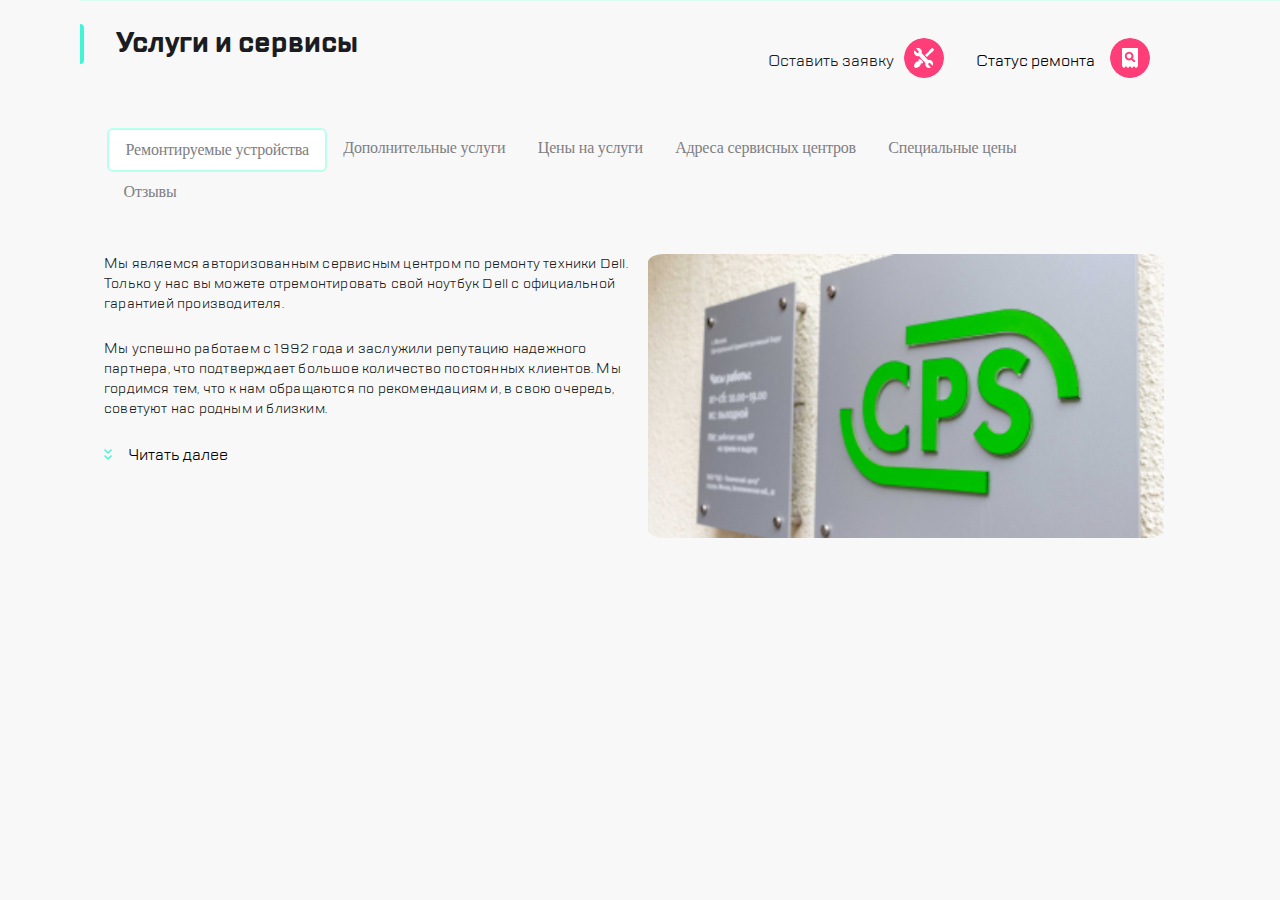
<file: index.html>
<!DOCTYPE html> 
<html lang="ru"> 
<head>
    <meta charset="UTF-8">
    <meta name="viewport" content="width=device-width, initial-scale-1.0, maximum-scale=1.0, user-scable=0">
    <link rel="stylesheet" href="./CSS/style.css">
    <title>Услуги и cервисы</title>
</head>
<body>
   <header class="header">
      <div class="header__container">
        <div class="header__group-one"> 
          <button class="header__menu-img"></button>
          <div class="header__divider-two"></div>
          <img class="logo-img" src="img/Group.png" alt="logo">
        </div>
        <div class="header__group-two">
          <button class="header__call-img"></button>
          <button class="header__chat-img"></button>
          <button class="header__profile-img"></button>
          <div class="header__divider"></div>
          <button class="header__tool-img"></button>
          <button class="header__checkstatus-img"></button>
        </div>
      </div>
    </header> 

   <div class="first-block"> 
           <div class="first-block__shadow"></div>
            <div class="first-block__highligth"></div>
            <h1 class="first-block__title">Услуги и сервисы</h1>
            <div class="first-block__call-back">Оставить заявку</div>
            <button class="first-block__tool-img"></button>
            <div class="first-block__checkstatus-text">Статус ремонта</div>
            <button class="first-block__checkstatus-img"></button>
   </div>
   <nav class="nav">
    <div class="scroll-container">
      <ul class="menu">
       <li class=" menu__butn menu__btn_active">
       <a href="#">Ремонтируемые устройства</a>
       </li>
       <li class="menu__butn">
       <a href="#"> Дополнительные услуги</a>
      </li>
       <li  class="menu__butn">
        <a href="#">Цены на услуги</a>
      </li>
       <li  class="menu__butn">
        <a href="#">Адреса сервисных центров</a>
      </li>
       <li  class="menu__butn">
        <a href="#">Специальные цены</a>
      </li>
       <li class="menu__butn">
        <a href="#">Отзывы</a>
       </li>
      </ul>
  </div>
    </nav>
  <main class="main">
    <section class="main__container">
      <div class="main__group-one">
       <p class="content__text-top">Мы являемся авторизованным сервисным центром по ремонту техники Dell. Только у нас вы можете отремонтировать свой ноутбук Dell с официальной гарантией производителя. </p>
       <p class="content__text-bottom">Мы успешно работаем с 1992 года и заслужили репутацию надежного партнера, что подтверждает большое количество постоянных клиентов. Мы гордимся тем, что к нам обращаются по рекомендациям и, в свою очередь, советуют нас родным и близким.</p>
      <div class="main__group-two">
       <button class="read-next">Читать далее</button>
      </div>
    </div>
      <div class="main__group-three">
       <img class="main__group-three_img" src="img/_MG_3223.jpg" alt="Place Holder">
      </div>
  </section> 
  </main> 
</body>
</html>
</file>
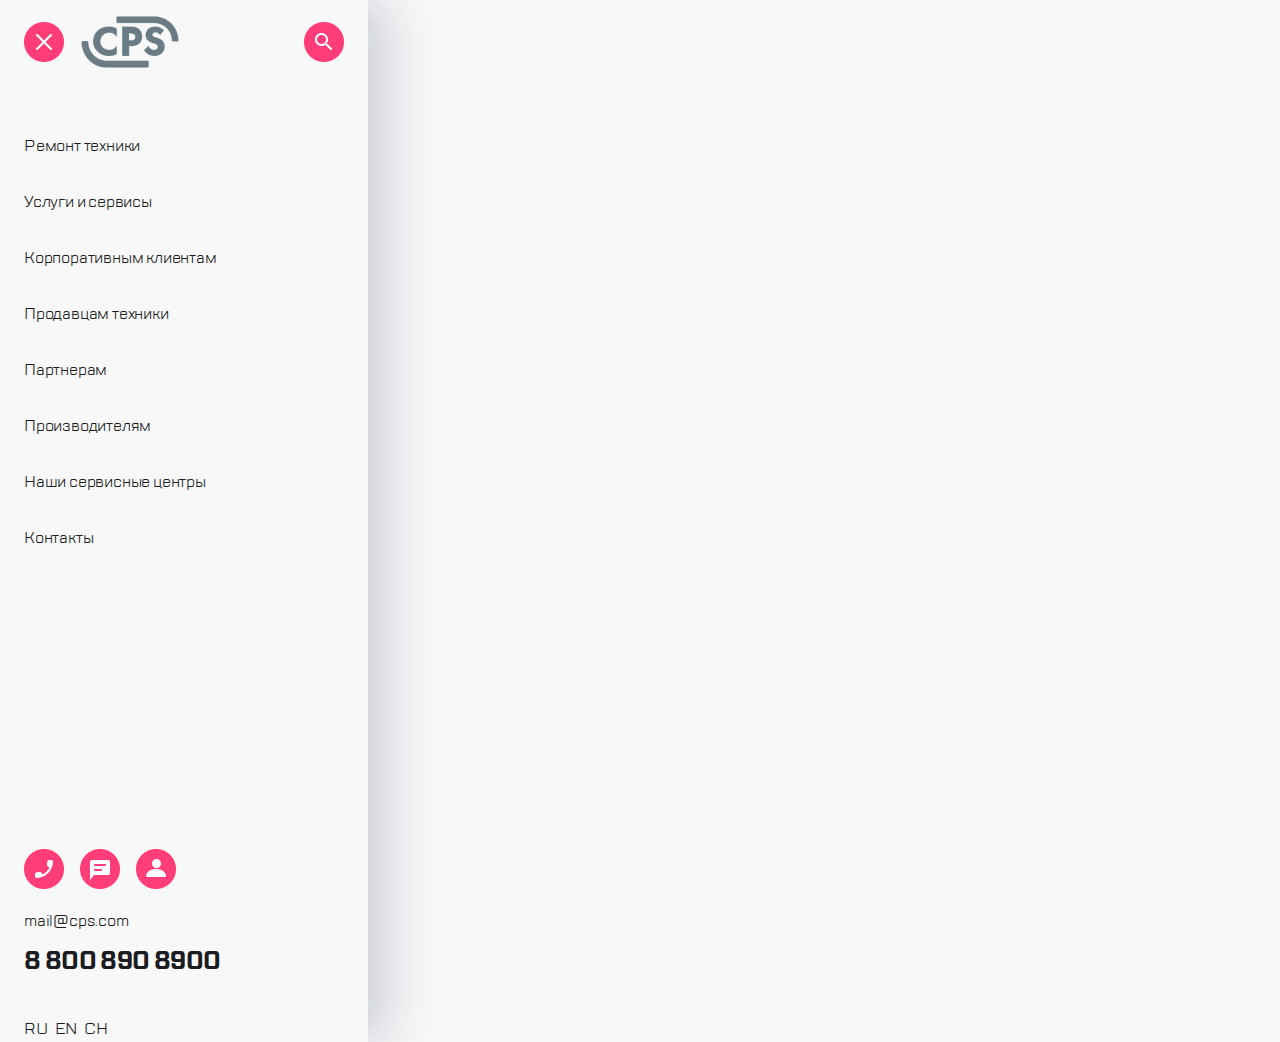
<file: index-2.html>
<!DOCTYPE html>
<html lang="ru">
  <head>
    <meta charset="UTF-8" />
    <meta name="viewport" content="width=device-width, initial-scale=1.0" />
    <title>Document</title>
    <link rel="stylesheet" href="style-2.css"/>
  </head>
  <body>
    <div class="wrapper">
      <header class="header">
        <div class="header-left">
          <div class="burger-close">
            <button class="burger-close__button button"></button>
          </div>
          <div class="logo">
            <img src="img/Group.png" alt="лого" />
          </div>
        </div>
        <div class="header-right">
          <div class="search">
            <button class="search__button button"></button>
          </div>
        </div>
      </header>

      <div class="wrapper-services-footer">
      <div class="services" > 
        <ul class="menu">
          <li class="menu__button">
            <a class="menu__button-link" href="#">Ремонт техники</a>
          </li>
          <li class="menu__button">
            <a class="menu__button-link" href="#">Услуги и сервисы</a>
          </li>
          <li class="menu__button">
            <a class="menu__button-link" href="#">Корпоративным клиентам</a>
          </li>
          <li class="menu__button">
            <a class="menu__button-link" href="#">Продавцам техники</a>
          </li>
          <li class="menu__button">
            <a class="menu__button-link" href="#">Партнерам</a>
          </li>
          <li class="menu__button">
            <a class="menu__button-link"href="#">Производителям</a>
          </li>
          <li class="menu__button">
            <a class="menu__button-link" href="#">Наши сервисные центры</a>
          </li>
          <li class="menu__button">
            <a class="menu__button-link" href="#">Контакты</a>
          </li>
        </ul>
      </div>
      <footer class="footer">
        <div class="footer__buttons">
          <div class="footer__call call">
            <button class="call__button button"></button>
          </div>
          <div class="footer__chat chat">
            <button class="chat__button button"></button>
          </div>
          <div class="footer__profile profile">
            <button class="profile__button button"></button>
          </div>
        </div>
        <p class="mail">mail@cps.com</p>
        <p class="phone">8 800 890 8900</p>
        <ul class="language">
          <li class="language__button">
            <a class="language__button__link" href="#">RU</a>
          </li>
          <li class="language__button">
            <a class="language__button__link" href="#">EN</a>
          </li>
          <li class="language__button">
            <a class="language__button__link" href="#">CH</a>
          </li>
        </ul>
      </footer>
    </div>
    </div>
  </body>
</html>
</file>
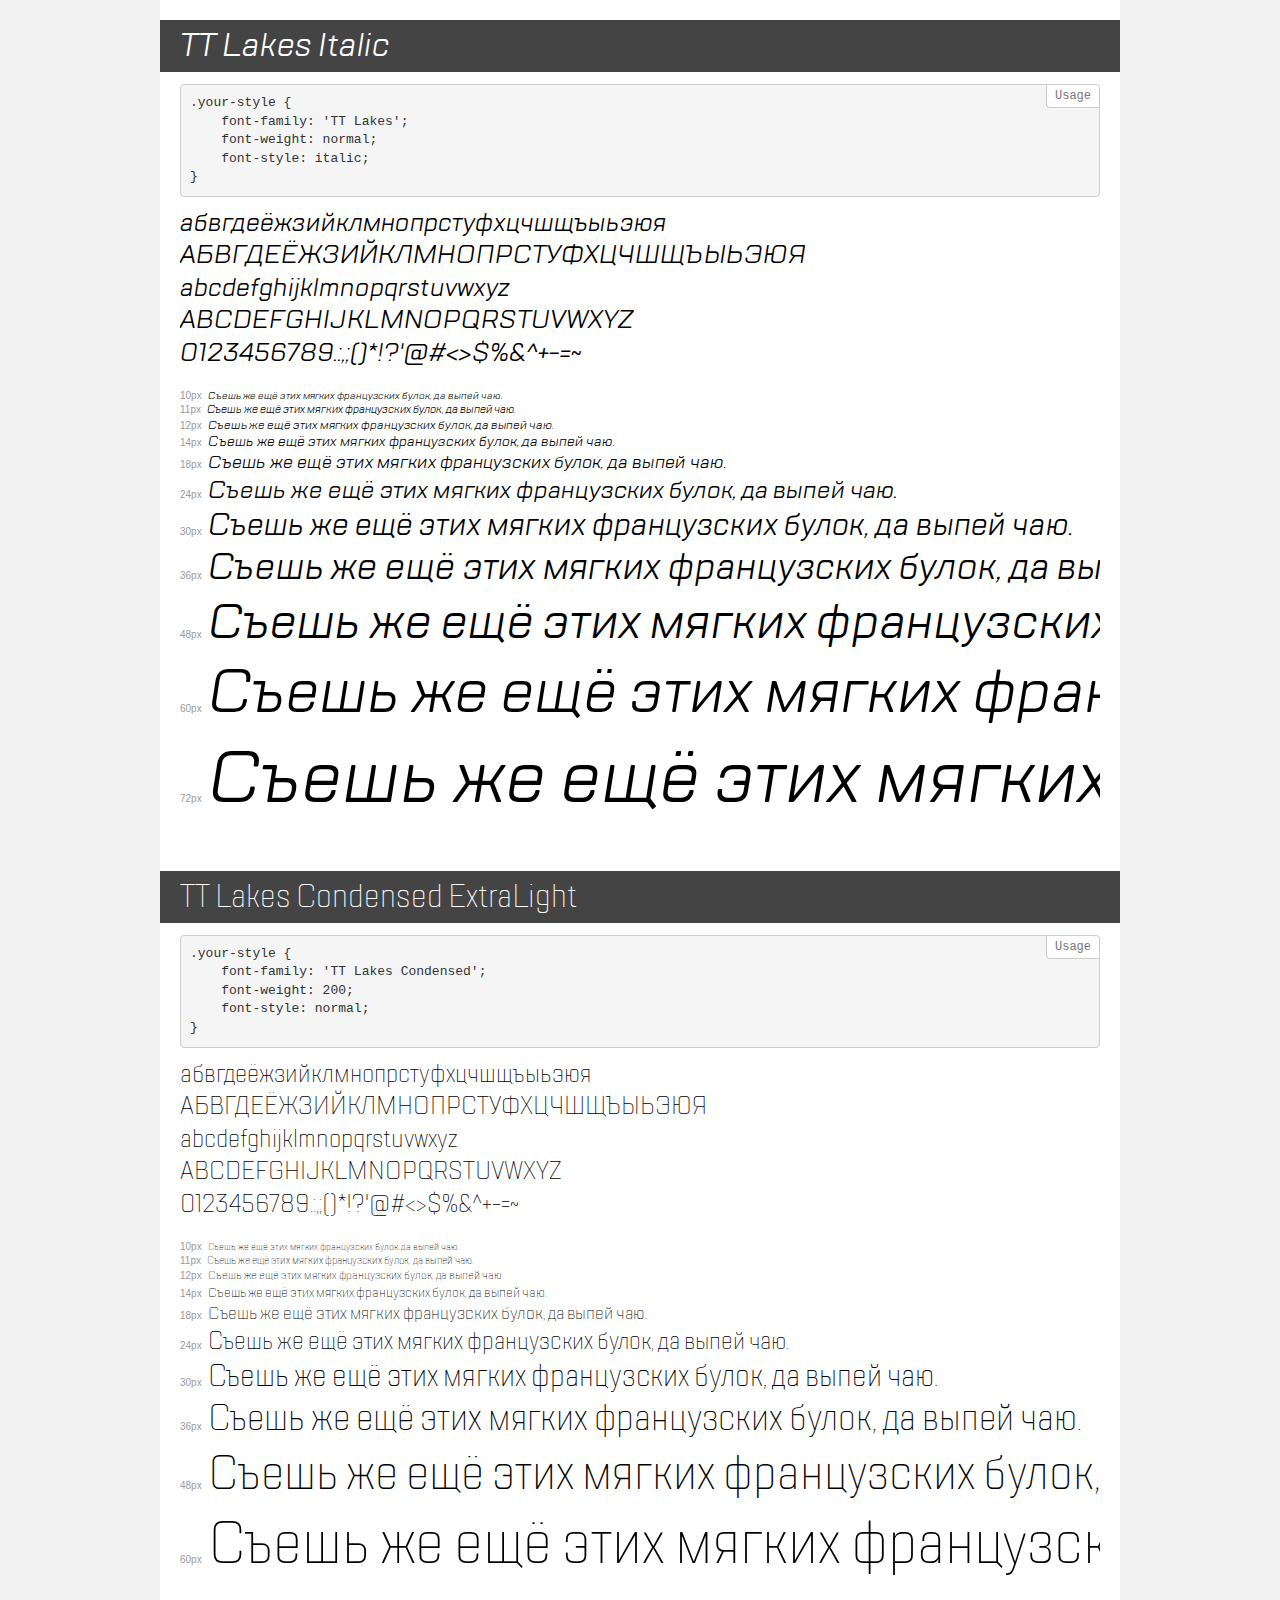
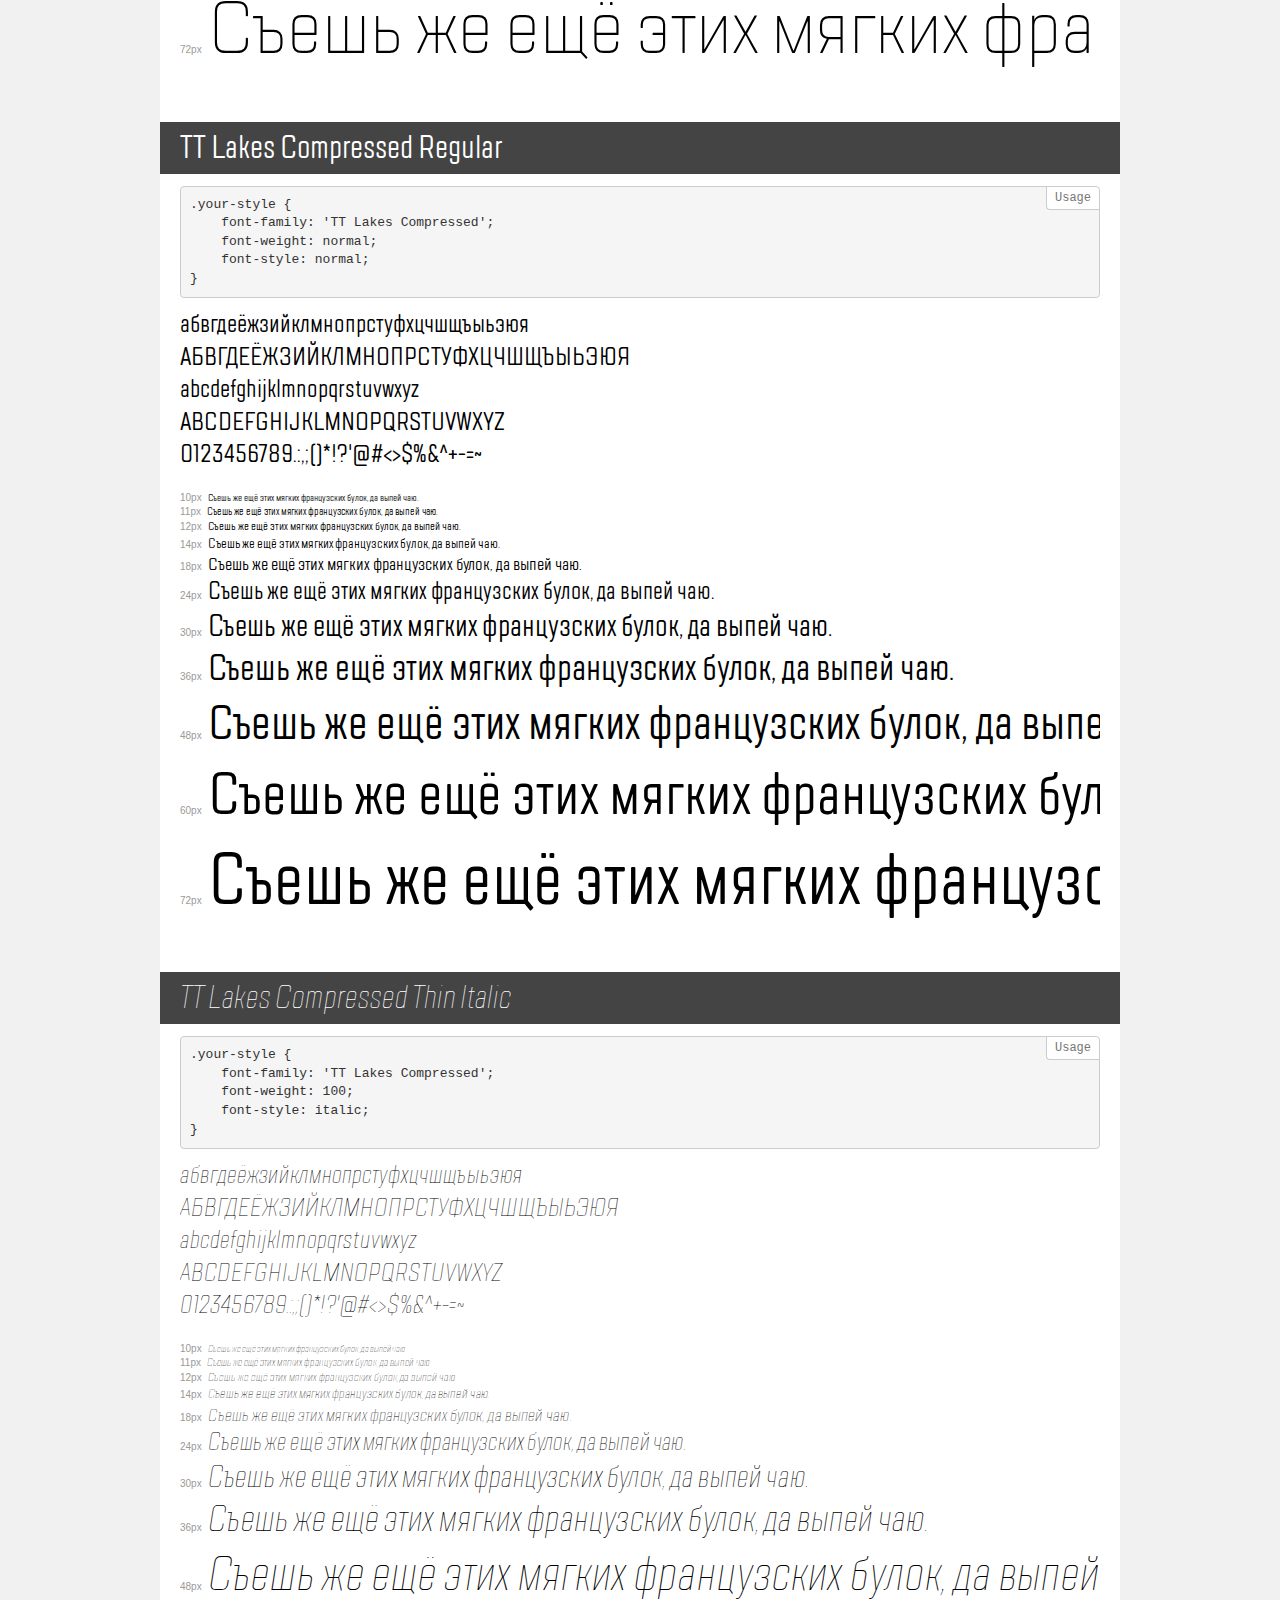
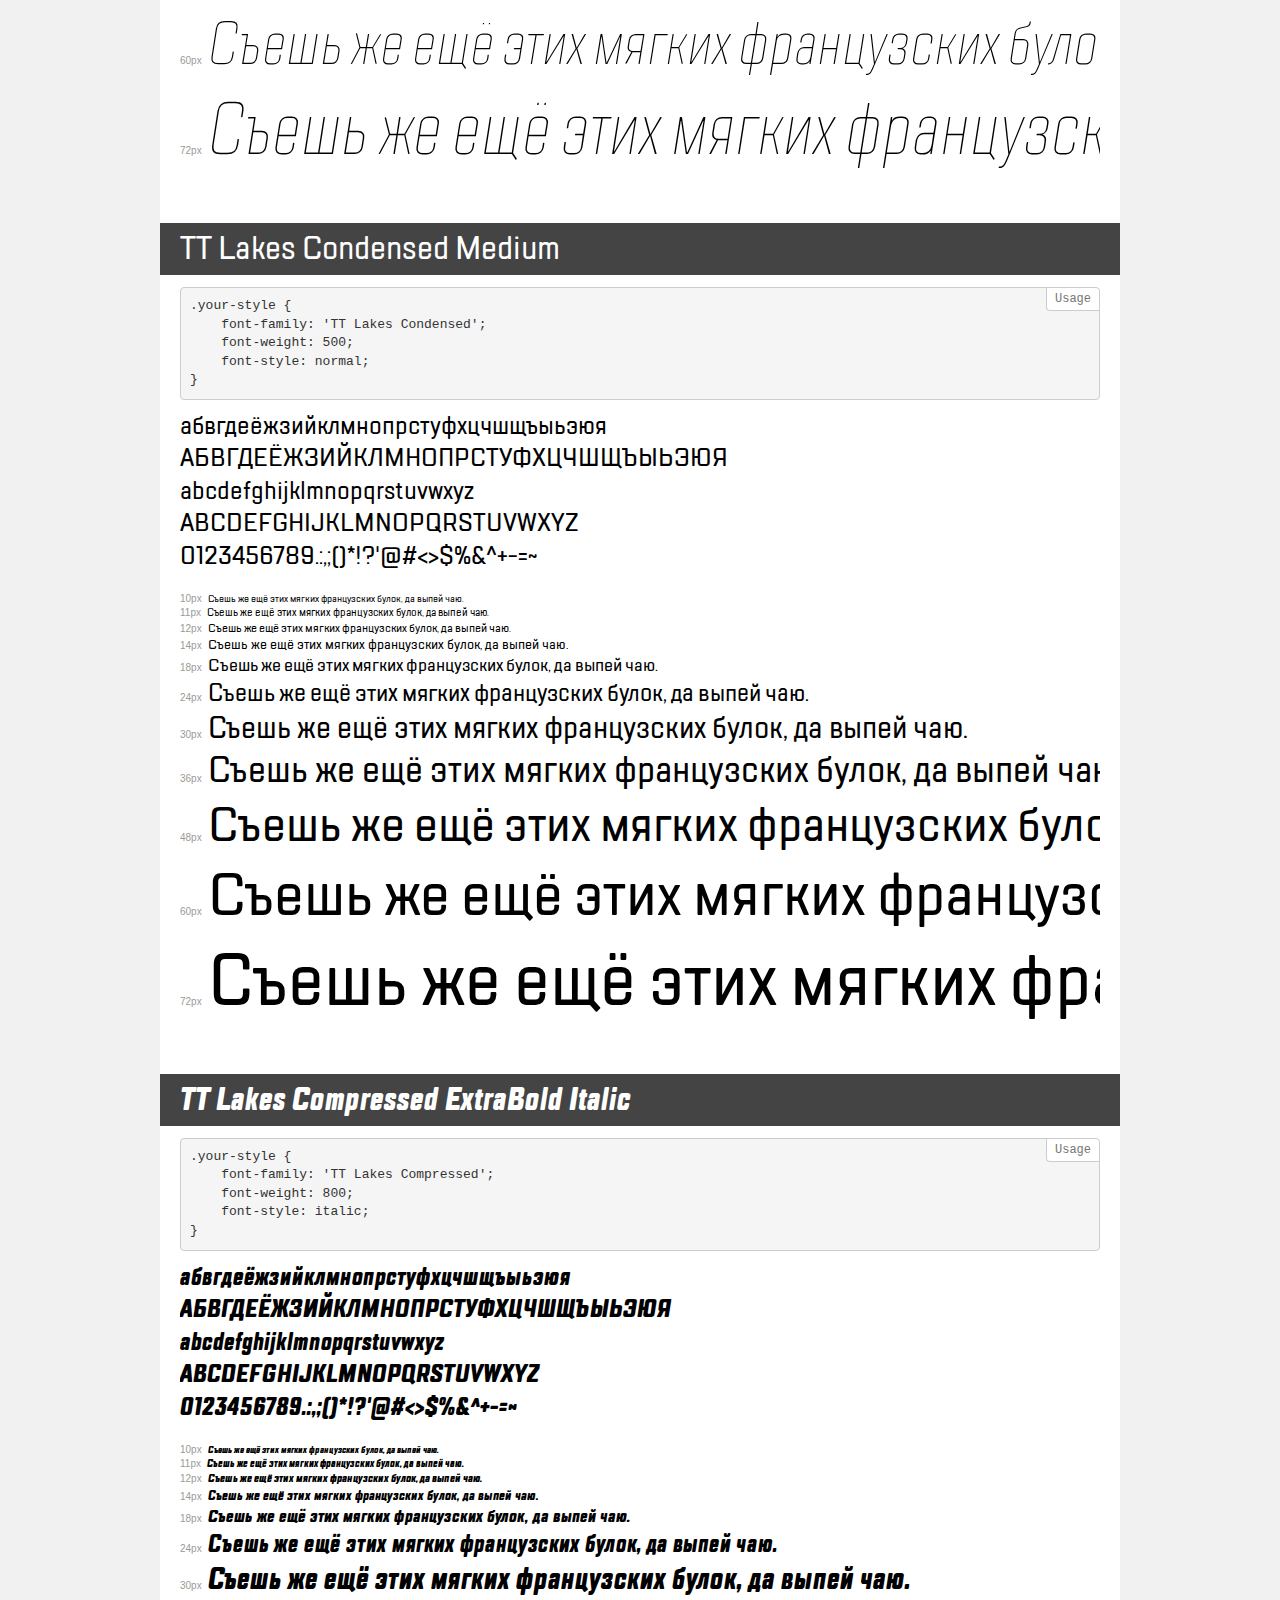
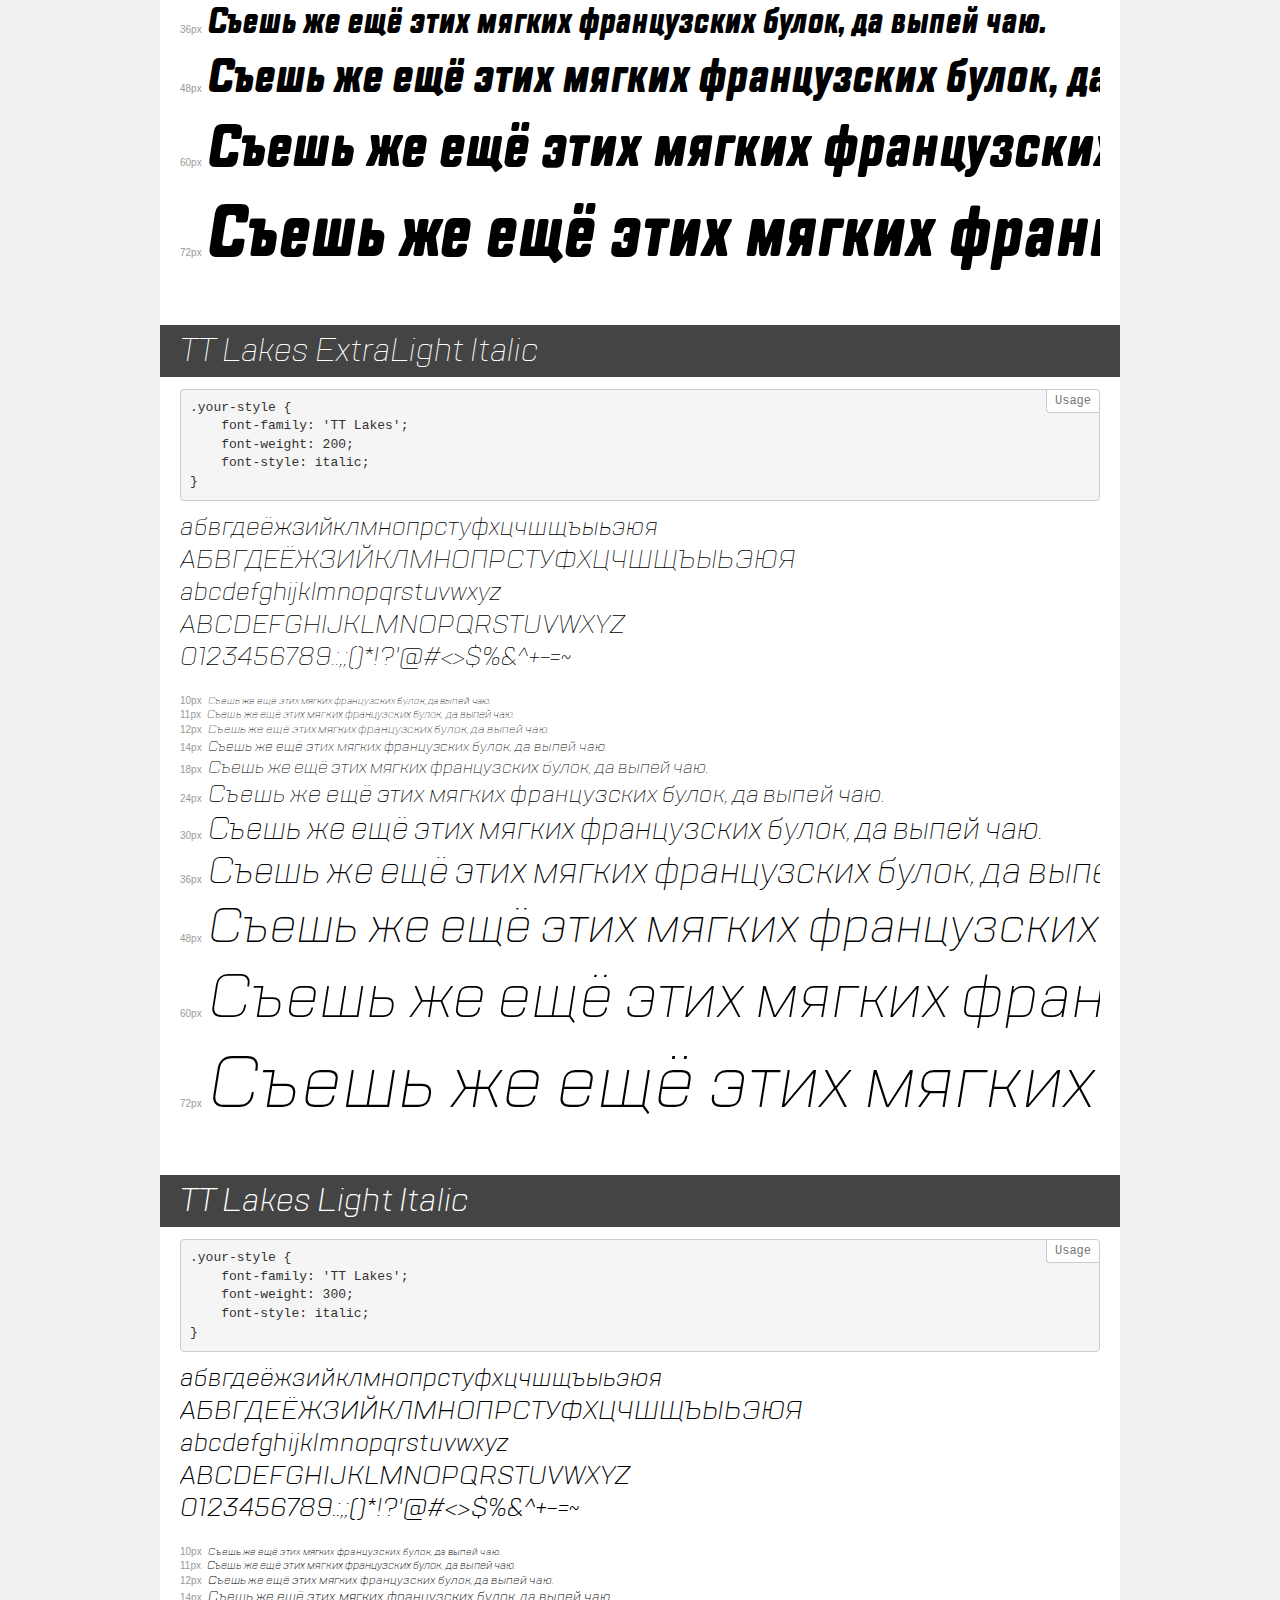
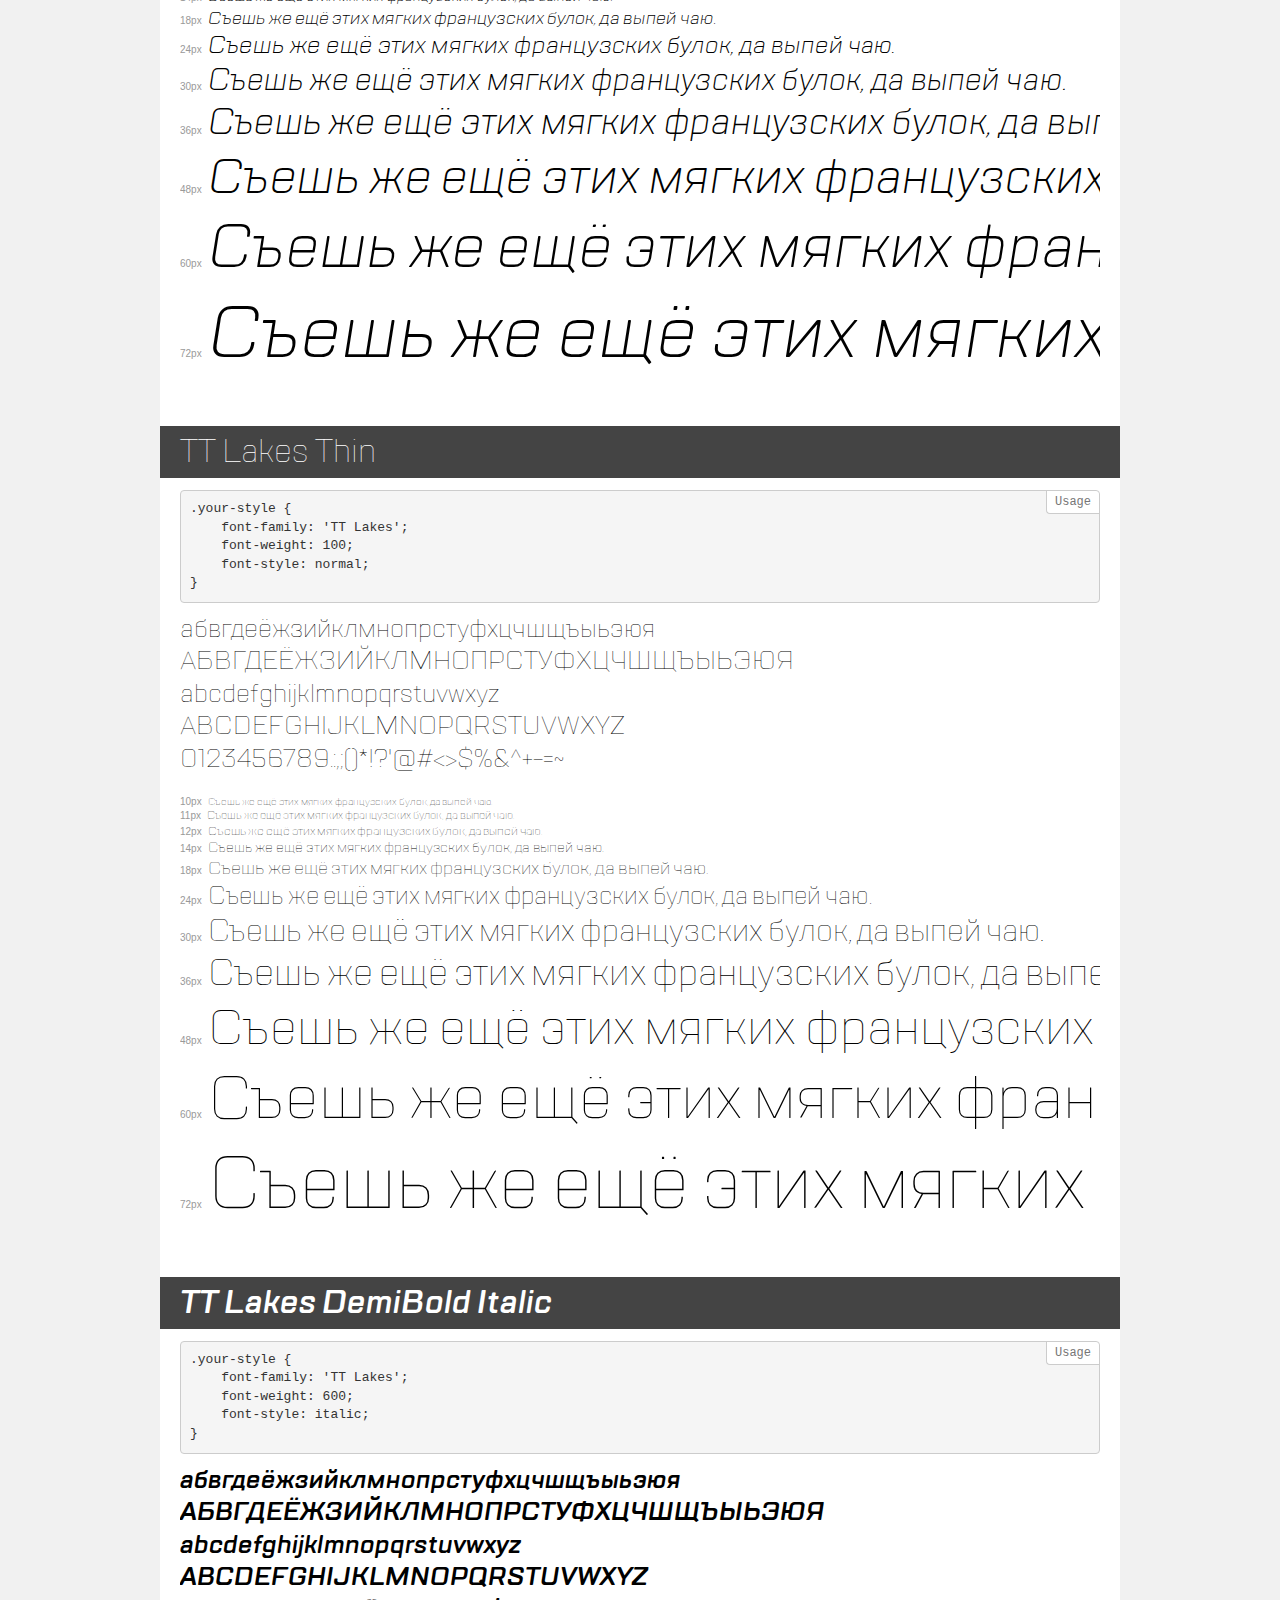
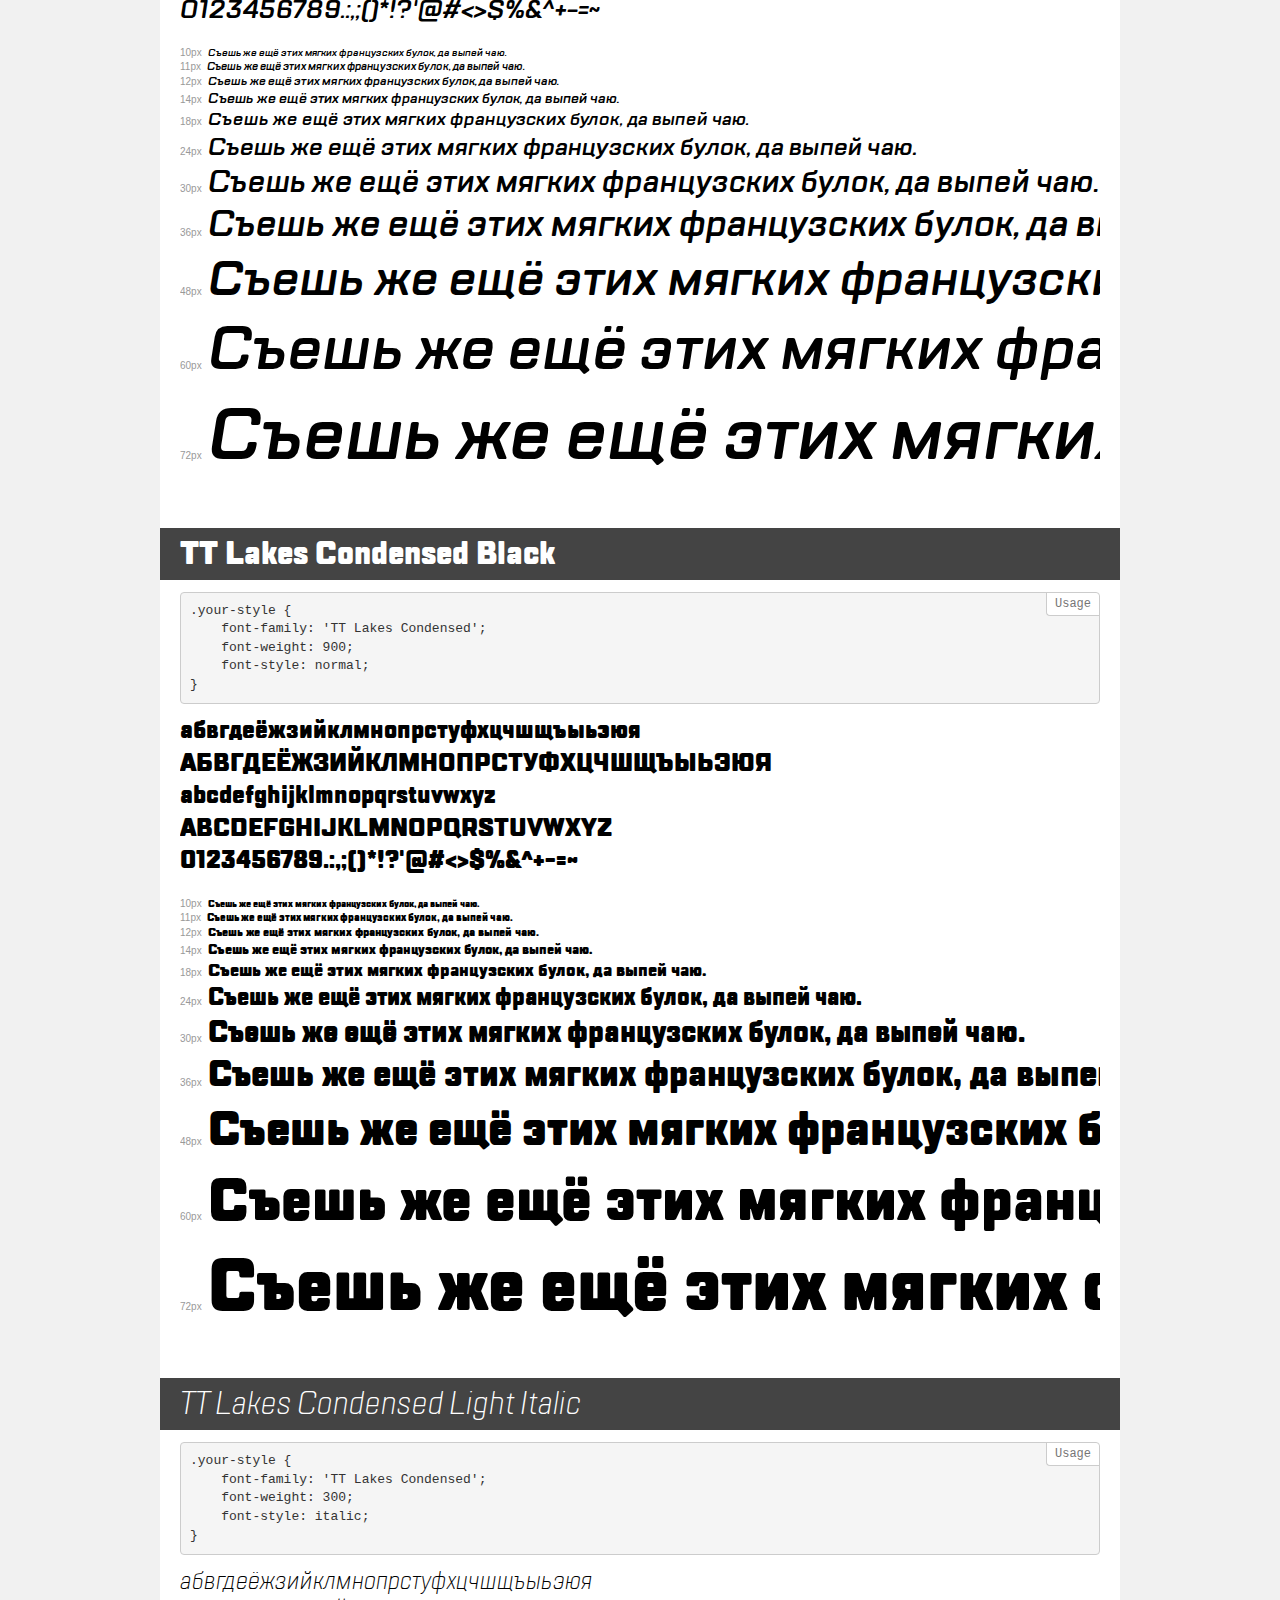
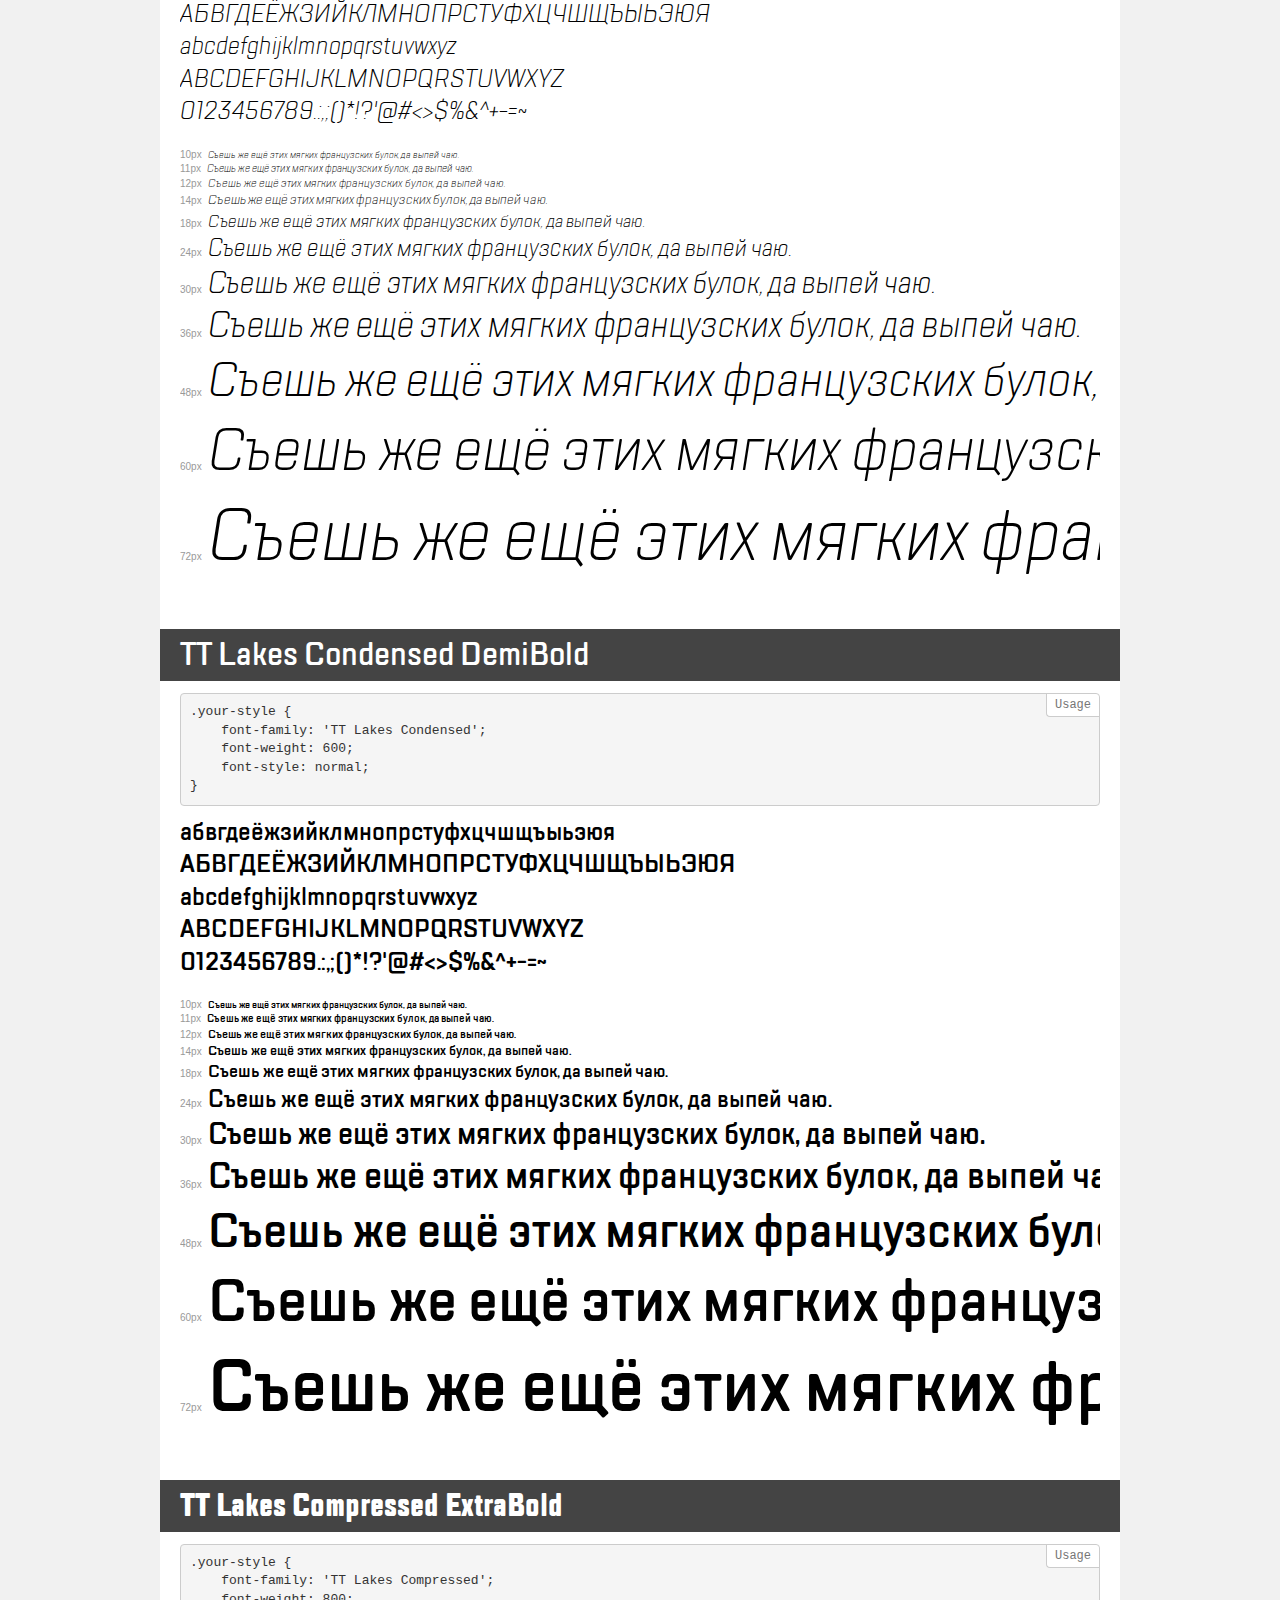
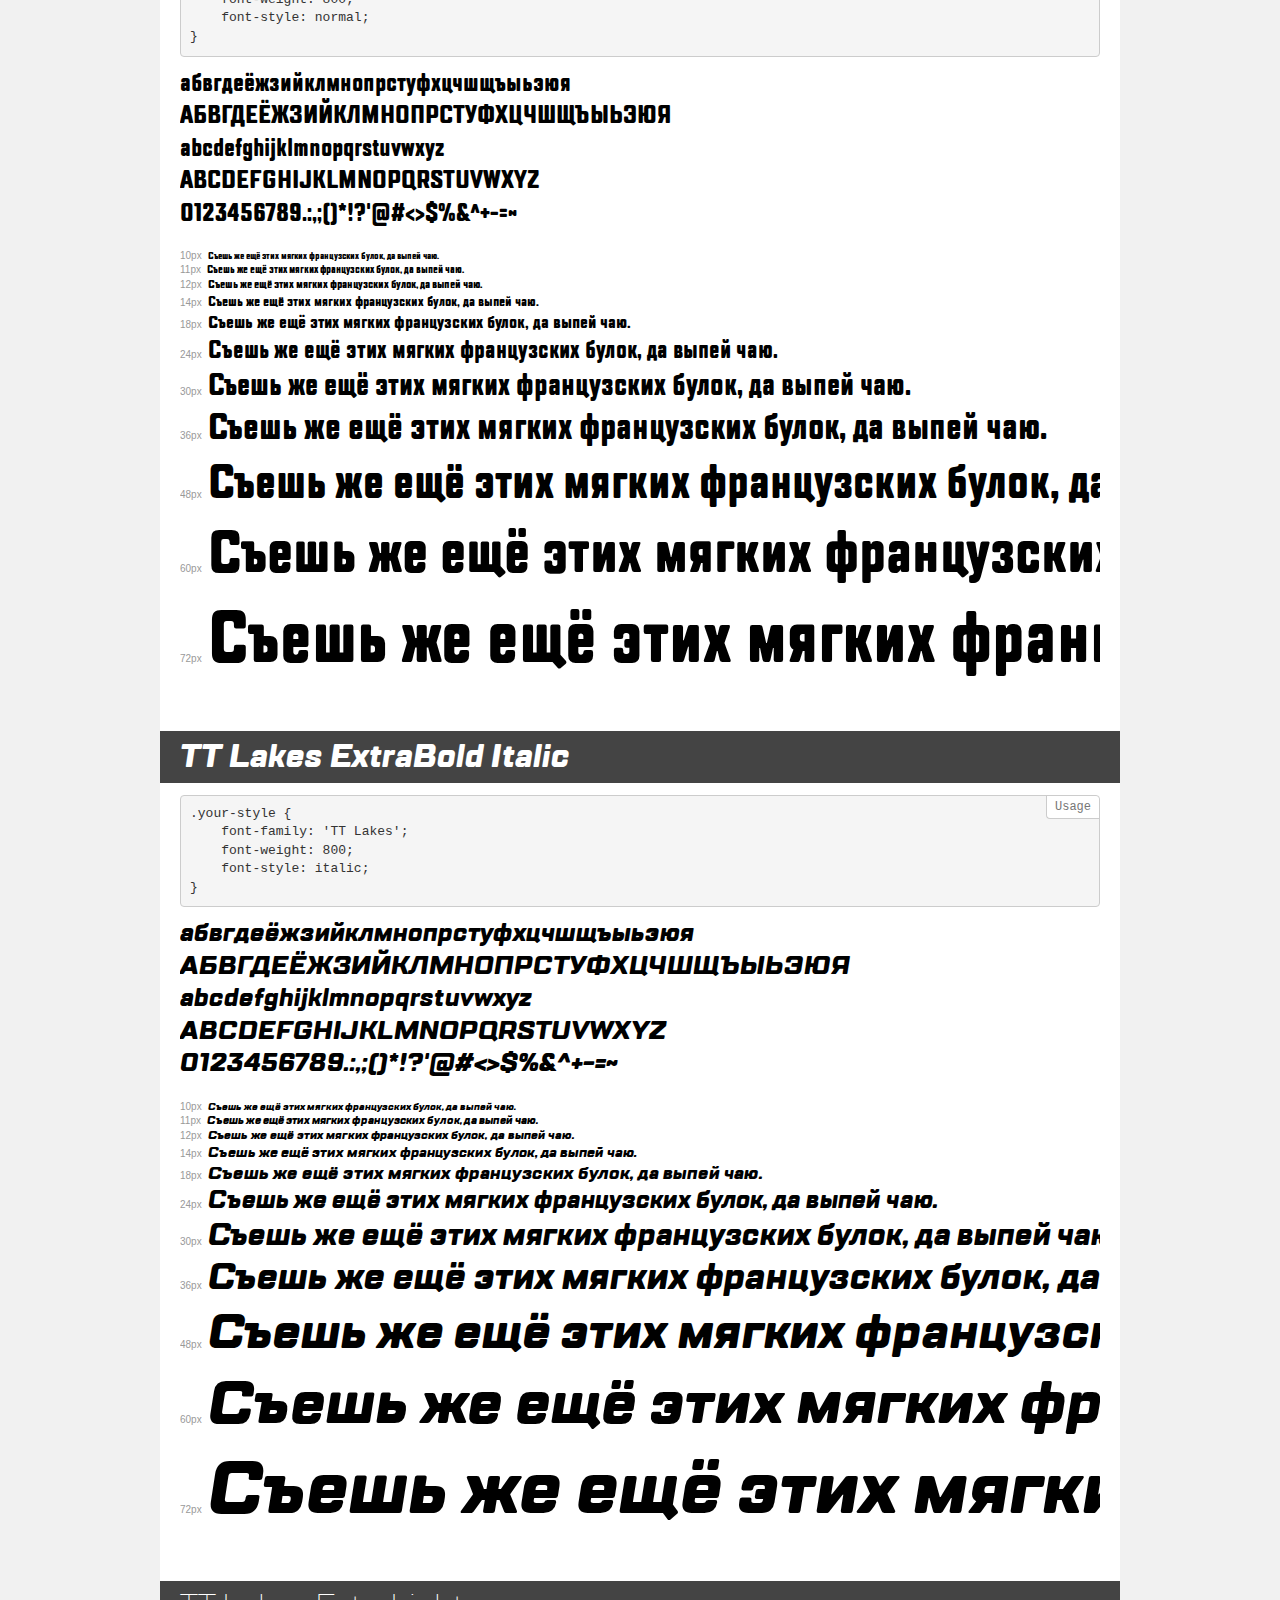
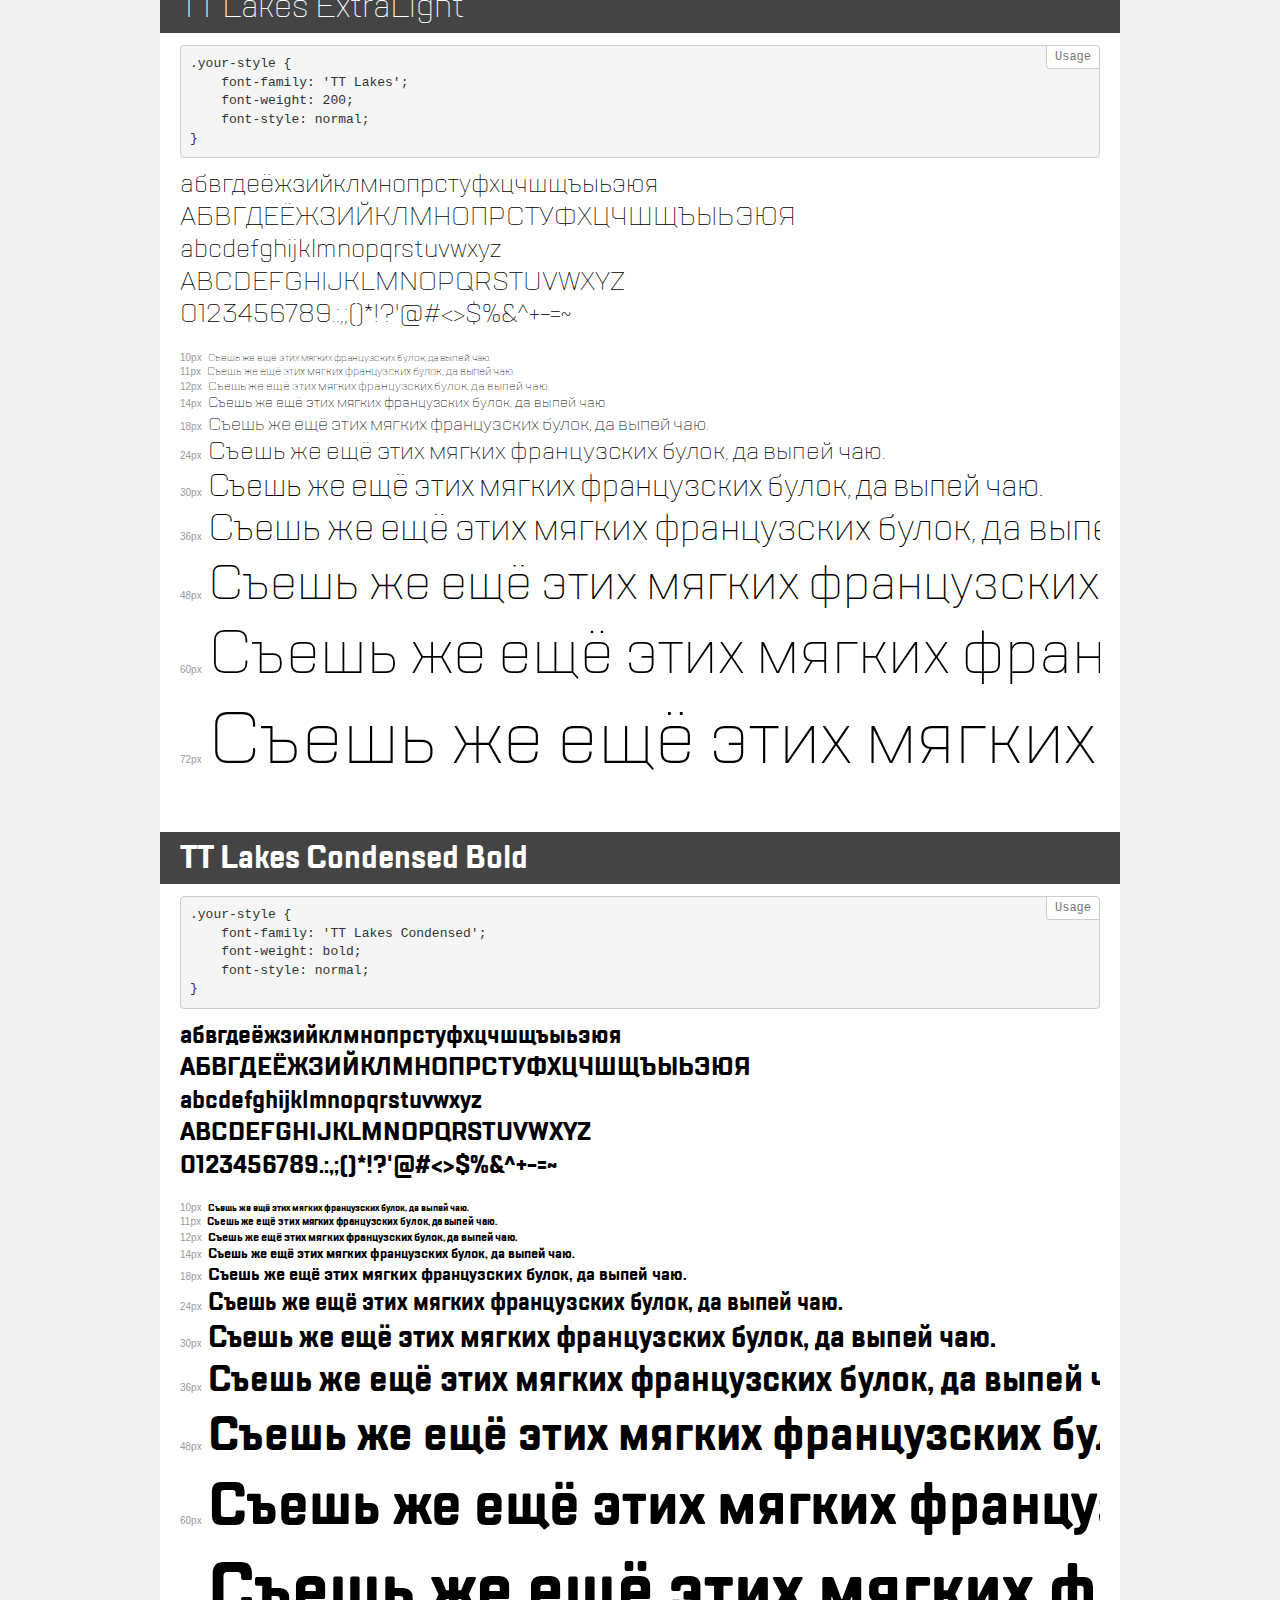
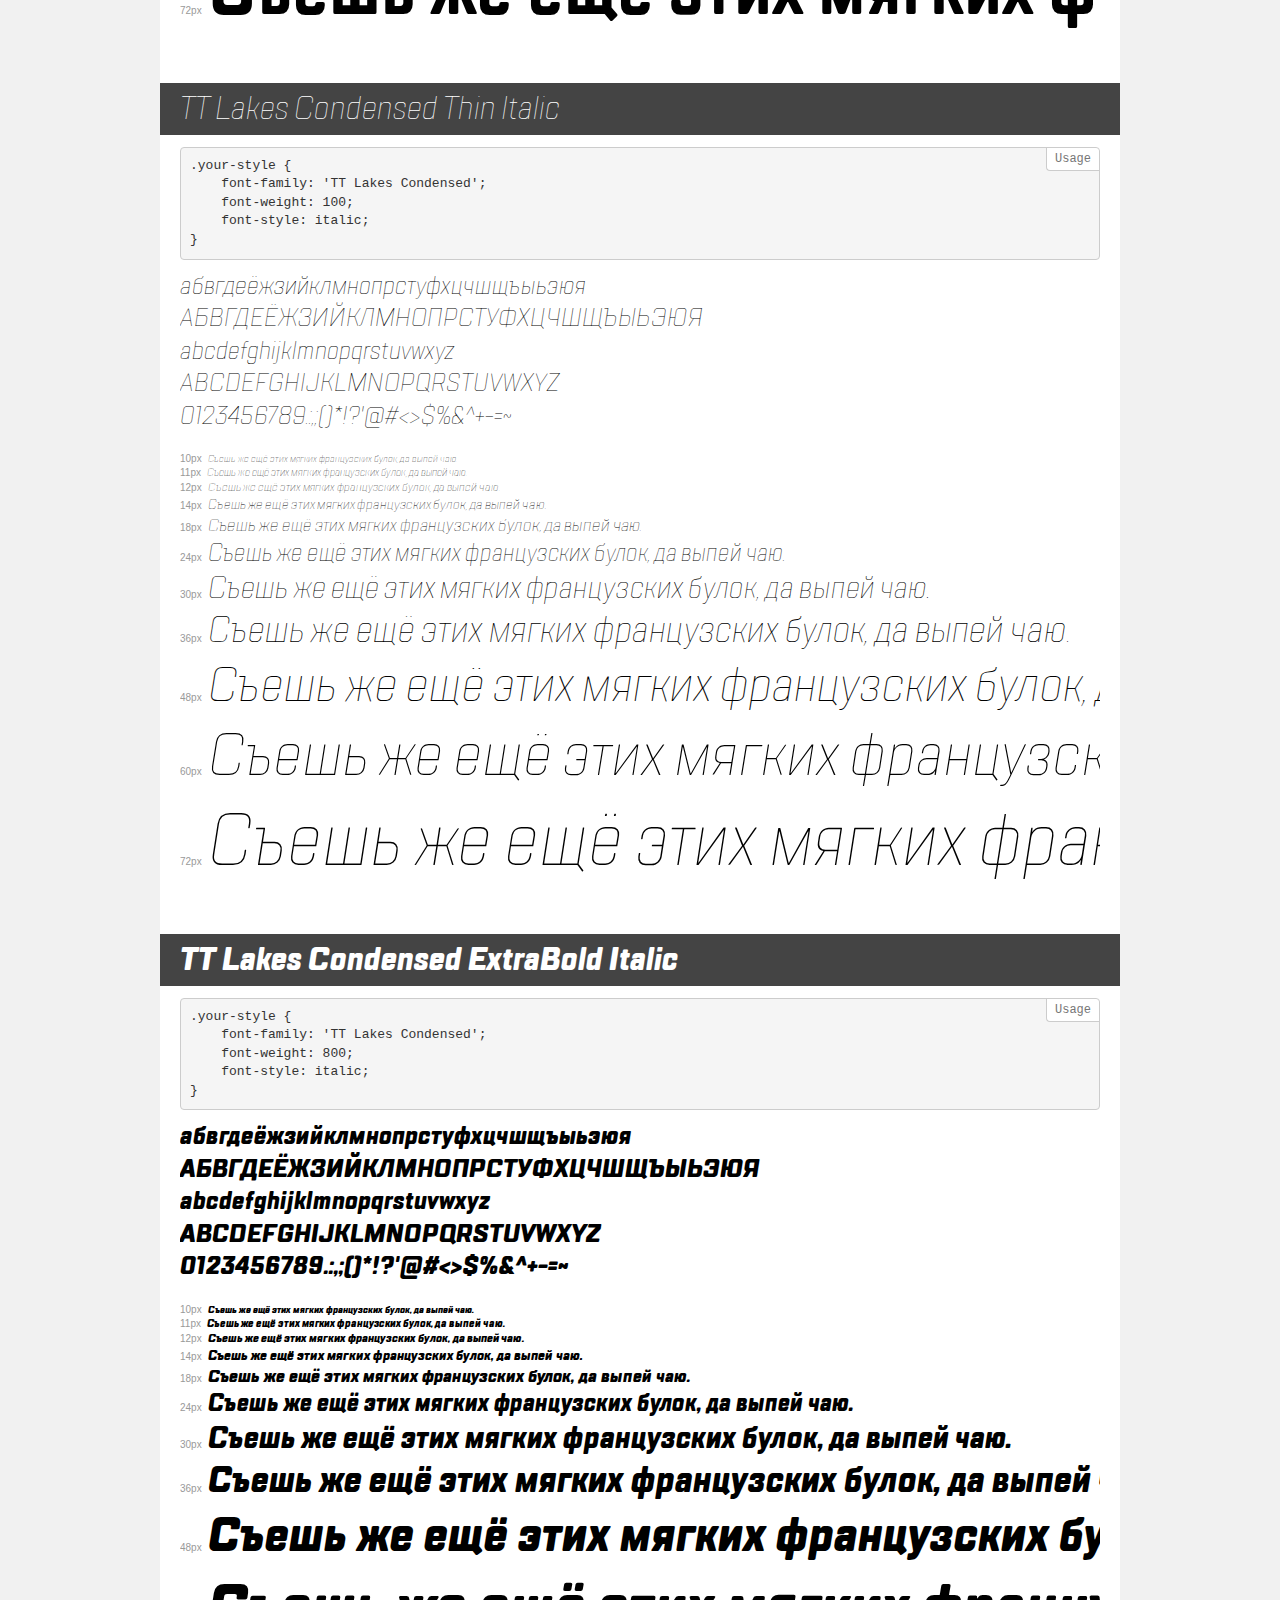
<file: TTLakes/demo.html>
<!DOCTYPE html>
<html>
<head>
    <meta charset="utf-8">
    <meta http-equiv="X-UA-Compatible" content="IE=edge">
    <meta name="viewport" content="width=device-width, initial-scale=1">
    <meta name="robots" content="noindex, noarchive">
    <meta name="format-detection" content="telephone=no">
    <title>Transfonter demo</title>
    <link href="stylesheet.css" rel="stylesheet">
    <style>
        /*
        http://meyerweb.com/eric/tools/css/reset/
        v2.0 | 20110126
        License: none (public domain)
        */
        html, body, div, span, applet, object, iframe,
        h1, h2, h3, h4, h5, h6, p, blockquote, pre,
        a, abbr, acronym, address, big, cite, code,
        del, dfn, em, img, ins, kbd, q, s, samp,
        small, strike, strong, sub, sup, tt, var,
        b, u, i, center,
        dl, dt, dd, ol, ul, li,
        fieldset, form, label, legend,
        table, caption, tbody, tfoot, thead, tr, th, td,
        article, aside, canvas, details, embed,
        figure, figcaption, footer, header, hgroup,
        menu, nav, output, ruby, section, summary,
        time, mark, audio, video {
            margin: 0;
            padding: 0;
            border: 0;
            font-size: 100%;
            font: inherit;
            vertical-align: baseline;
        }
        /* HTML5 display-role reset for older browsers */
        article, aside, details, figcaption, figure,
        footer, header, hgroup, menu, nav, section {
            display: block;
        }
        body {
            line-height: 1;
        }
        ol, ul {
            list-style: none;
        }
        blockquote, q {
            quotes: none;
        }
        blockquote:before, blockquote:after,
        q:before, q:after {
            content: '';
            content: none;
        }
        table {
            border-collapse: collapse;
            border-spacing: 0;
        }
        /* common styles */
        body {
            background: #f1f1f1;
            color: #000;
        }
        .page {
            background: #fff;
            width: 920px;
            margin: 0 auto;
            padding: 20px 20px 0 20px;
            overflow: hidden;
        }
        .font-container {
            overflow-x: auto;
            overflow-y: hidden;
            margin-bottom: 40px;
            line-height: 1.3;
            white-space: nowrap;
            padding-bottom: 5px;
        }
        h1 {
            position: relative;
            background: #444;
            font-size: 32px;
            color: #fff;
            padding: 10px 20px;
            margin: 0 -20px 12px -20px;
        }
        .letters {
            font-size: 25px;
            margin-bottom: 20px;
        }
        .s10:before {
            content: '10px';
        }
        .s11:before {
            content: '11px';
        }
        .s12:before {
            content: '12px';
        }
        .s14:before {
            content: '14px';
        }
        .s18:before {
            content: '18px';
        }
        .s24:before {
            content: '24px';
        }
        .s30:before {
            content: '30px';
        }
        .s36:before {
            content: '36px';
        }
        .s48:before {
            content: '48px';
        }
        .s60:before {
            content: '60px';
        }
        .s72:before {
            content: '72px';
        }
        .s10:before, .s11:before, .s12:before, .s14:before,
        .s18:before, .s24:before, .s30:before, .s36:before,
        .s48:before, .s60:before, .s72:before {
            font-family: Arial, sans-serif;
            font-size: 10px;
            font-weight: normal;
            font-style: normal;
            color: #999;
            padding-right: 6px;
        }
        pre {
            display: block;
            position: relative;
            padding: 9px;
            margin: 0 0 10px;
            font-family: Monaco, Menlo, Consolas, "Courier New", monospace !important;
            font-size: 13px;
            line-height: 1.428571429;
            color: #333;
            font-weight: normal !important;
            font-style: normal !important;
            background-color: #f5f5f5;
            border: 1px solid #ccc;
            overflow-x: auto;
            border-radius: 4px;
        }
        pre:after {
            display: block;
            position: absolute;
            right: 0;
            top: 0;
            content: 'Usage';
            line-height: 1;
            padding: 5px 8px;
            font-size: 12px;
            color: #767676;
            background-color: #fff;
            border: 1px solid #ccc;
            border-right: none;
            border-top: none;
            border-radius: 0 4px 0 4px;
            z-index: 10;
        }
        /* responsive */
        @media (max-width: 959px) {
            .page {
                width: auto;
                margin: 0;
            }
        }
    </style>
</head>
<body>
<div class="page">
    <div class="demo" style="font-family: 'TT Lakes'; font-weight: normal; font-style: italic;">
        <h1>TT Lakes Italic</h1>
        <pre>.your-style {
    font-family: 'TT Lakes';
    font-weight: normal;
    font-style: italic;
}</pre>
        <div class="font-container">
            <p class="letters">
                абвгдеёжзийклмнопрстуфхцчшщъыьэюя<br>
АБВГДЕЁЖЗИЙКЛМНОПРСТУФХЦЧШЩЪЫЬЭЮЯ<br>
abcdefghijklmnopqrstuvwxyz<br>
ABCDEFGHIJKLMNOPQRSTUVWXYZ<br>
                0123456789.:,;()*!?'@#<>$%&^+-=~
            </p>
            <p class="s10" style="font-size: 10px;">Съешь же ещё этих мягких французских булок, да выпей чаю.</p>
            <p class="s11" style="font-size: 11px;">Съешь же ещё этих мягких французских булок, да выпей чаю.</p>
            <p class="s12" style="font-size: 12px;">Съешь же ещё этих мягких французских булок, да выпей чаю.</p>
            <p class="s14" style="font-size: 14px;">Съешь же ещё этих мягких французских булок, да выпей чаю.</p>
            <p class="s18" style="font-size: 18px;">Съешь же ещё этих мягких французских булок, да выпей чаю.</p>
            <p class="s24" style="font-size: 24px;">Съешь же ещё этих мягких французских булок, да выпей чаю.</p>
            <p class="s30" style="font-size: 30px;">Съешь же ещё этих мягких французских булок, да выпей чаю.</p>
            <p class="s36" style="font-size: 36px;">Съешь же ещё этих мягких французских булок, да выпей чаю.</p>
            <p class="s48" style="font-size: 48px;">Съешь же ещё этих мягких французских булок, да выпей чаю.</p>
            <p class="s60" style="font-size: 60px;">Съешь же ещё этих мягких французских булок, да выпей чаю.</p>
            <p class="s72" style="font-size: 72px;">Съешь же ещё этих мягких французских булок, да выпей чаю.</p>
        </div>
    </div>
    <div class="demo" style="font-family: 'TT Lakes Condensed'; font-weight: 200; font-style: normal;">
        <h1>TT Lakes Condensed ExtraLight</h1>
        <pre>.your-style {
    font-family: 'TT Lakes Condensed';
    font-weight: 200;
    font-style: normal;
}</pre>
        <div class="font-container">
            <p class="letters">
                абвгдеёжзийклмнопрстуфхцчшщъыьэюя<br>
АБВГДЕЁЖЗИЙКЛМНОПРСТУФХЦЧШЩЪЫЬЭЮЯ<br>
abcdefghijklmnopqrstuvwxyz<br>
ABCDEFGHIJKLMNOPQRSTUVWXYZ<br>
                0123456789.:,;()*!?'@#<>$%&^+-=~
            </p>
            <p class="s10" style="font-size: 10px;">Съешь же ещё этих мягких французских булок, да выпей чаю.</p>
            <p class="s11" style="font-size: 11px;">Съешь же ещё этих мягких французских булок, да выпей чаю.</p>
            <p class="s12" style="font-size: 12px;">Съешь же ещё этих мягких французских булок, да выпей чаю.</p>
            <p class="s14" style="font-size: 14px;">Съешь же ещё этих мягких французских булок, да выпей чаю.</p>
            <p class="s18" style="font-size: 18px;">Съешь же ещё этих мягких французских булок, да выпей чаю.</p>
            <p class="s24" style="font-size: 24px;">Съешь же ещё этих мягких французских булок, да выпей чаю.</p>
            <p class="s30" style="font-size: 30px;">Съешь же ещё этих мягких французских булок, да выпей чаю.</p>
            <p class="s36" style="font-size: 36px;">Съешь же ещё этих мягких французских булок, да выпей чаю.</p>
            <p class="s48" style="font-size: 48px;">Съешь же ещё этих мягких французских булок, да выпей чаю.</p>
            <p class="s60" style="font-size: 60px;">Съешь же ещё этих мягких французских булок, да выпей чаю.</p>
            <p class="s72" style="font-size: 72px;">Съешь же ещё этих мягких французских булок, да выпей чаю.</p>
        </div>
    </div>
    <div class="demo" style="font-family: 'TT Lakes Compressed'; font-weight: normal; font-style: normal;">
        <h1>TT Lakes Compressed Regular</h1>
        <pre>.your-style {
    font-family: 'TT Lakes Compressed';
    font-weight: normal;
    font-style: normal;
}</pre>
        <div class="font-container">
            <p class="letters">
                абвгдеёжзийклмнопрстуфхцчшщъыьэюя<br>
АБВГДЕЁЖЗИЙКЛМНОПРСТУФХЦЧШЩЪЫЬЭЮЯ<br>
abcdefghijklmnopqrstuvwxyz<br>
ABCDEFGHIJKLMNOPQRSTUVWXYZ<br>
                0123456789.:,;()*!?'@#<>$%&^+-=~
            </p>
            <p class="s10" style="font-size: 10px;">Съешь же ещё этих мягких французских булок, да выпей чаю.</p>
            <p class="s11" style="font-size: 11px;">Съешь же ещё этих мягких французских булок, да выпей чаю.</p>
            <p class="s12" style="font-size: 12px;">Съешь же ещё этих мягких французских булок, да выпей чаю.</p>
            <p class="s14" style="font-size: 14px;">Съешь же ещё этих мягких французских булок, да выпей чаю.</p>
            <p class="s18" style="font-size: 18px;">Съешь же ещё этих мягких французских булок, да выпей чаю.</p>
            <p class="s24" style="font-size: 24px;">Съешь же ещё этих мягких французских булок, да выпей чаю.</p>
            <p class="s30" style="font-size: 30px;">Съешь же ещё этих мягких французских булок, да выпей чаю.</p>
            <p class="s36" style="font-size: 36px;">Съешь же ещё этих мягких французских булок, да выпей чаю.</p>
            <p class="s48" style="font-size: 48px;">Съешь же ещё этих мягких французских булок, да выпей чаю.</p>
            <p class="s60" style="font-size: 60px;">Съешь же ещё этих мягких французских булок, да выпей чаю.</p>
            <p class="s72" style="font-size: 72px;">Съешь же ещё этих мягких французских булок, да выпей чаю.</p>
        </div>
    </div>
    <div class="demo" style="font-family: 'TT Lakes Compressed'; font-weight: 100; font-style: italic;">
        <h1>TT Lakes Compressed Thin Italic</h1>
        <pre>.your-style {
    font-family: 'TT Lakes Compressed';
    font-weight: 100;
    font-style: italic;
}</pre>
        <div class="font-container">
            <p class="letters">
                абвгдеёжзийклмнопрстуфхцчшщъыьэюя<br>
АБВГДЕЁЖЗИЙКЛМНОПРСТУФХЦЧШЩЪЫЬЭЮЯ<br>
abcdefghijklmnopqrstuvwxyz<br>
ABCDEFGHIJKLMNOPQRSTUVWXYZ<br>
                0123456789.:,;()*!?'@#<>$%&^+-=~
            </p>
            <p class="s10" style="font-size: 10px;">Съешь же ещё этих мягких французских булок, да выпей чаю.</p>
            <p class="s11" style="font-size: 11px;">Съешь же ещё этих мягких французских булок, да выпей чаю.</p>
            <p class="s12" style="font-size: 12px;">Съешь же ещё этих мягких французских булок, да выпей чаю.</p>
            <p class="s14" style="font-size: 14px;">Съешь же ещё этих мягких французских булок, да выпей чаю.</p>
            <p class="s18" style="font-size: 18px;">Съешь же ещё этих мягких французских булок, да выпей чаю.</p>
            <p class="s24" style="font-size: 24px;">Съешь же ещё этих мягких французских булок, да выпей чаю.</p>
            <p class="s30" style="font-size: 30px;">Съешь же ещё этих мягких французских булок, да выпей чаю.</p>
            <p class="s36" style="font-size: 36px;">Съешь же ещё этих мягких французских булок, да выпей чаю.</p>
            <p class="s48" style="font-size: 48px;">Съешь же ещё этих мягких французских булок, да выпей чаю.</p>
            <p class="s60" style="font-size: 60px;">Съешь же ещё этих мягких французских булок, да выпей чаю.</p>
            <p class="s72" style="font-size: 72px;">Съешь же ещё этих мягких французских булок, да выпей чаю.</p>
        </div>
    </div>
    <div class="demo" style="font-family: 'TT Lakes Condensed'; font-weight: 500; font-style: normal;">
        <h1>TT Lakes Condensed Medium</h1>
        <pre>.your-style {
    font-family: 'TT Lakes Condensed';
    font-weight: 500;
    font-style: normal;
}</pre>
        <div class="font-container">
            <p class="letters">
                абвгдеёжзийклмнопрстуфхцчшщъыьэюя<br>
АБВГДЕЁЖЗИЙКЛМНОПРСТУФХЦЧШЩЪЫЬЭЮЯ<br>
abcdefghijklmnopqrstuvwxyz<br>
ABCDEFGHIJKLMNOPQRSTUVWXYZ<br>
                0123456789.:,;()*!?'@#<>$%&^+-=~
            </p>
            <p class="s10" style="font-size: 10px;">Съешь же ещё этих мягких французских булок, да выпей чаю.</p>
            <p class="s11" style="font-size: 11px;">Съешь же ещё этих мягких французских булок, да выпей чаю.</p>
            <p class="s12" style="font-size: 12px;">Съешь же ещё этих мягких французских булок, да выпей чаю.</p>
            <p class="s14" style="font-size: 14px;">Съешь же ещё этих мягких французских булок, да выпей чаю.</p>
            <p class="s18" style="font-size: 18px;">Съешь же ещё этих мягких французских булок, да выпей чаю.</p>
            <p class="s24" style="font-size: 24px;">Съешь же ещё этих мягких французских булок, да выпей чаю.</p>
            <p class="s30" style="font-size: 30px;">Съешь же ещё этих мягких французских булок, да выпей чаю.</p>
            <p class="s36" style="font-size: 36px;">Съешь же ещё этих мягких французских булок, да выпей чаю.</p>
            <p class="s48" style="font-size: 48px;">Съешь же ещё этих мягких французских булок, да выпей чаю.</p>
            <p class="s60" style="font-size: 60px;">Съешь же ещё этих мягких французских булок, да выпей чаю.</p>
            <p class="s72" style="font-size: 72px;">Съешь же ещё этих мягких французских булок, да выпей чаю.</p>
        </div>
    </div>
    <div class="demo" style="font-family: 'TT Lakes Compressed'; font-weight: 800; font-style: italic;">
        <h1>TT Lakes Compressed ExtraBold Italic</h1>
        <pre>.your-style {
    font-family: 'TT Lakes Compressed';
    font-weight: 800;
    font-style: italic;
}</pre>
        <div class="font-container">
            <p class="letters">
                абвгдеёжзийклмнопрстуфхцчшщъыьэюя<br>
АБВГДЕЁЖЗИЙКЛМНОПРСТУФХЦЧШЩЪЫЬЭЮЯ<br>
abcdefghijklmnopqrstuvwxyz<br>
ABCDEFGHIJKLMNOPQRSTUVWXYZ<br>
                0123456789.:,;()*!?'@#<>$%&^+-=~
            </p>
            <p class="s10" style="font-size: 10px;">Съешь же ещё этих мягких французских булок, да выпей чаю.</p>
            <p class="s11" style="font-size: 11px;">Съешь же ещё этих мягких французских булок, да выпей чаю.</p>
            <p class="s12" style="font-size: 12px;">Съешь же ещё этих мягких французских булок, да выпей чаю.</p>
            <p class="s14" style="font-size: 14px;">Съешь же ещё этих мягких французских булок, да выпей чаю.</p>
            <p class="s18" style="font-size: 18px;">Съешь же ещё этих мягких французских булок, да выпей чаю.</p>
            <p class="s24" style="font-size: 24px;">Съешь же ещё этих мягких французских булок, да выпей чаю.</p>
            <p class="s30" style="font-size: 30px;">Съешь же ещё этих мягких французских булок, да выпей чаю.</p>
            <p class="s36" style="font-size: 36px;">Съешь же ещё этих мягких французских булок, да выпей чаю.</p>
            <p class="s48" style="font-size: 48px;">Съешь же ещё этих мягких французских булок, да выпей чаю.</p>
            <p class="s60" style="font-size: 60px;">Съешь же ещё этих мягких французских булок, да выпей чаю.</p>
            <p class="s72" style="font-size: 72px;">Съешь же ещё этих мягких французских булок, да выпей чаю.</p>
        </div>
    </div>
    <div class="demo" style="font-family: 'TT Lakes'; font-weight: 200; font-style: italic;">
        <h1>TT Lakes ExtraLight Italic</h1>
        <pre>.your-style {
    font-family: 'TT Lakes';
    font-weight: 200;
    font-style: italic;
}</pre>
        <div class="font-container">
            <p class="letters">
                абвгдеёжзийклмнопрстуфхцчшщъыьэюя<br>
АБВГДЕЁЖЗИЙКЛМНОПРСТУФХЦЧШЩЪЫЬЭЮЯ<br>
abcdefghijklmnopqrstuvwxyz<br>
ABCDEFGHIJKLMNOPQRSTUVWXYZ<br>
                0123456789.:,;()*!?'@#<>$%&^+-=~
            </p>
            <p class="s10" style="font-size: 10px;">Съешь же ещё этих мягких французских булок, да выпей чаю.</p>
            <p class="s11" style="font-size: 11px;">Съешь же ещё этих мягких французских булок, да выпей чаю.</p>
            <p class="s12" style="font-size: 12px;">Съешь же ещё этих мягких французских булок, да выпей чаю.</p>
            <p class="s14" style="font-size: 14px;">Съешь же ещё этих мягких французских булок, да выпей чаю.</p>
            <p class="s18" style="font-size: 18px;">Съешь же ещё этих мягких французских булок, да выпей чаю.</p>
            <p class="s24" style="font-size: 24px;">Съешь же ещё этих мягких французских булок, да выпей чаю.</p>
            <p class="s30" style="font-size: 30px;">Съешь же ещё этих мягких французских булок, да выпей чаю.</p>
            <p class="s36" style="font-size: 36px;">Съешь же ещё этих мягких французских булок, да выпей чаю.</p>
            <p class="s48" style="font-size: 48px;">Съешь же ещё этих мягких французских булок, да выпей чаю.</p>
            <p class="s60" style="font-size: 60px;">Съешь же ещё этих мягких французских булок, да выпей чаю.</p>
            <p class="s72" style="font-size: 72px;">Съешь же ещё этих мягких французских булок, да выпей чаю.</p>
        </div>
    </div>
    <div class="demo" style="font-family: 'TT Lakes'; font-weight: 300; font-style: italic;">
        <h1>TT Lakes Light Italic</h1>
        <pre>.your-style {
    font-family: 'TT Lakes';
    font-weight: 300;
    font-style: italic;
}</pre>
        <div class="font-container">
            <p class="letters">
                абвгдеёжзийклмнопрстуфхцчшщъыьэюя<br>
АБВГДЕЁЖЗИЙКЛМНОПРСТУФХЦЧШЩЪЫЬЭЮЯ<br>
abcdefghijklmnopqrstuvwxyz<br>
ABCDEFGHIJKLMNOPQRSTUVWXYZ<br>
                0123456789.:,;()*!?'@#<>$%&^+-=~
            </p>
            <p class="s10" style="font-size: 10px;">Съешь же ещё этих мягких французских булок, да выпей чаю.</p>
            <p class="s11" style="font-size: 11px;">Съешь же ещё этих мягких французских булок, да выпей чаю.</p>
            <p class="s12" style="font-size: 12px;">Съешь же ещё этих мягких французских булок, да выпей чаю.</p>
            <p class="s14" style="font-size: 14px;">Съешь же ещё этих мягких французских булок, да выпей чаю.</p>
            <p class="s18" style="font-size: 18px;">Съешь же ещё этих мягких французских булок, да выпей чаю.</p>
            <p class="s24" style="font-size: 24px;">Съешь же ещё этих мягких французских булок, да выпей чаю.</p>
            <p class="s30" style="font-size: 30px;">Съешь же ещё этих мягких французских булок, да выпей чаю.</p>
            <p class="s36" style="font-size: 36px;">Съешь же ещё этих мягких французских булок, да выпей чаю.</p>
            <p class="s48" style="font-size: 48px;">Съешь же ещё этих мягких французских булок, да выпей чаю.</p>
            <p class="s60" style="font-size: 60px;">Съешь же ещё этих мягких французских булок, да выпей чаю.</p>
            <p class="s72" style="font-size: 72px;">Съешь же ещё этих мягких французских булок, да выпей чаю.</p>
        </div>
    </div>
    <div class="demo" style="font-family: 'TT Lakes'; font-weight: 100; font-style: normal;">
        <h1>TT Lakes Thin</h1>
        <pre>.your-style {
    font-family: 'TT Lakes';
    font-weight: 100;
    font-style: normal;
}</pre>
        <div class="font-container">
            <p class="letters">
                абвгдеёжзийклмнопрстуфхцчшщъыьэюя<br>
АБВГДЕЁЖЗИЙКЛМНОПРСТУФХЦЧШЩЪЫЬЭЮЯ<br>
abcdefghijklmnopqrstuvwxyz<br>
ABCDEFGHIJKLMNOPQRSTUVWXYZ<br>
                0123456789.:,;()*!?'@#<>$%&^+-=~
            </p>
            <p class="s10" style="font-size: 10px;">Съешь же ещё этих мягких французских булок, да выпей чаю.</p>
            <p class="s11" style="font-size: 11px;">Съешь же ещё этих мягких французских булок, да выпей чаю.</p>
            <p class="s12" style="font-size: 12px;">Съешь же ещё этих мягких французских булок, да выпей чаю.</p>
            <p class="s14" style="font-size: 14px;">Съешь же ещё этих мягких французских булок, да выпей чаю.</p>
            <p class="s18" style="font-size: 18px;">Съешь же ещё этих мягких французских булок, да выпей чаю.</p>
            <p class="s24" style="font-size: 24px;">Съешь же ещё этих мягких французских булок, да выпей чаю.</p>
            <p class="s30" style="font-size: 30px;">Съешь же ещё этих мягких французских булок, да выпей чаю.</p>
            <p class="s36" style="font-size: 36px;">Съешь же ещё этих мягких французских булок, да выпей чаю.</p>
            <p class="s48" style="font-size: 48px;">Съешь же ещё этих мягких французских булок, да выпей чаю.</p>
            <p class="s60" style="font-size: 60px;">Съешь же ещё этих мягких французских булок, да выпей чаю.</p>
            <p class="s72" style="font-size: 72px;">Съешь же ещё этих мягких французских булок, да выпей чаю.</p>
        </div>
    </div>
    <div class="demo" style="font-family: 'TT Lakes'; font-weight: 600; font-style: italic;">
        <h1>TT Lakes DemiBold Italic</h1>
        <pre>.your-style {
    font-family: 'TT Lakes';
    font-weight: 600;
    font-style: italic;
}</pre>
        <div class="font-container">
            <p class="letters">
                абвгдеёжзийклмнопрстуфхцчшщъыьэюя<br>
АБВГДЕЁЖЗИЙКЛМНОПРСТУФХЦЧШЩЪЫЬЭЮЯ<br>
abcdefghijklmnopqrstuvwxyz<br>
ABCDEFGHIJKLMNOPQRSTUVWXYZ<br>
                0123456789.:,;()*!?'@#<>$%&^+-=~
            </p>
            <p class="s10" style="font-size: 10px;">Съешь же ещё этих мягких французских булок, да выпей чаю.</p>
            <p class="s11" style="font-size: 11px;">Съешь же ещё этих мягких французских булок, да выпей чаю.</p>
            <p class="s12" style="font-size: 12px;">Съешь же ещё этих мягких французских булок, да выпей чаю.</p>
            <p class="s14" style="font-size: 14px;">Съешь же ещё этих мягких французских булок, да выпей чаю.</p>
            <p class="s18" style="font-size: 18px;">Съешь же ещё этих мягких французских булок, да выпей чаю.</p>
            <p class="s24" style="font-size: 24px;">Съешь же ещё этих мягких французских булок, да выпей чаю.</p>
            <p class="s30" style="font-size: 30px;">Съешь же ещё этих мягких французских булок, да выпей чаю.</p>
            <p class="s36" style="font-size: 36px;">Съешь же ещё этих мягких французских булок, да выпей чаю.</p>
            <p class="s48" style="font-size: 48px;">Съешь же ещё этих мягких французских булок, да выпей чаю.</p>
            <p class="s60" style="font-size: 60px;">Съешь же ещё этих мягких французских булок, да выпей чаю.</p>
            <p class="s72" style="font-size: 72px;">Съешь же ещё этих мягких французских булок, да выпей чаю.</p>
        </div>
    </div>
    <div class="demo" style="font-family: 'TT Lakes Condensed'; font-weight: 900; font-style: normal;">
        <h1>TT Lakes Condensed Black</h1>
        <pre>.your-style {
    font-family: 'TT Lakes Condensed';
    font-weight: 900;
    font-style: normal;
}</pre>
        <div class="font-container">
            <p class="letters">
                абвгдеёжзийклмнопрстуфхцчшщъыьэюя<br>
АБВГДЕЁЖЗИЙКЛМНОПРСТУФХЦЧШЩЪЫЬЭЮЯ<br>
abcdefghijklmnopqrstuvwxyz<br>
ABCDEFGHIJKLMNOPQRSTUVWXYZ<br>
                0123456789.:,;()*!?'@#<>$%&^+-=~
            </p>
            <p class="s10" style="font-size: 10px;">Съешь же ещё этих мягких французских булок, да выпей чаю.</p>
            <p class="s11" style="font-size: 11px;">Съешь же ещё этих мягких французских булок, да выпей чаю.</p>
            <p class="s12" style="font-size: 12px;">Съешь же ещё этих мягких французских булок, да выпей чаю.</p>
            <p class="s14" style="font-size: 14px;">Съешь же ещё этих мягких французских булок, да выпей чаю.</p>
            <p class="s18" style="font-size: 18px;">Съешь же ещё этих мягких французских булок, да выпей чаю.</p>
            <p class="s24" style="font-size: 24px;">Съешь же ещё этих мягких французских булок, да выпей чаю.</p>
            <p class="s30" style="font-size: 30px;">Съешь же ещё этих мягких французских булок, да выпей чаю.</p>
            <p class="s36" style="font-size: 36px;">Съешь же ещё этих мягких французских булок, да выпей чаю.</p>
            <p class="s48" style="font-size: 48px;">Съешь же ещё этих мягких французских булок, да выпей чаю.</p>
            <p class="s60" style="font-size: 60px;">Съешь же ещё этих мягких французских булок, да выпей чаю.</p>
            <p class="s72" style="font-size: 72px;">Съешь же ещё этих мягких французских булок, да выпей чаю.</p>
        </div>
    </div>
    <div class="demo" style="font-family: 'TT Lakes Condensed'; font-weight: 300; font-style: italic;">
        <h1>TT Lakes Condensed Light Italic</h1>
        <pre>.your-style {
    font-family: 'TT Lakes Condensed';
    font-weight: 300;
    font-style: italic;
}</pre>
        <div class="font-container">
            <p class="letters">
                абвгдеёжзийклмнопрстуфхцчшщъыьэюя<br>
АБВГДЕЁЖЗИЙКЛМНОПРСТУФХЦЧШЩЪЫЬЭЮЯ<br>
abcdefghijklmnopqrstuvwxyz<br>
ABCDEFGHIJKLMNOPQRSTUVWXYZ<br>
                0123456789.:,;()*!?'@#<>$%&^+-=~
            </p>
            <p class="s10" style="font-size: 10px;">Съешь же ещё этих мягких французских булок, да выпей чаю.</p>
            <p class="s11" style="font-size: 11px;">Съешь же ещё этих мягких французских булок, да выпей чаю.</p>
            <p class="s12" style="font-size: 12px;">Съешь же ещё этих мягких французских булок, да выпей чаю.</p>
            <p class="s14" style="font-size: 14px;">Съешь же ещё этих мягких французских булок, да выпей чаю.</p>
            <p class="s18" style="font-size: 18px;">Съешь же ещё этих мягких французских булок, да выпей чаю.</p>
            <p class="s24" style="font-size: 24px;">Съешь же ещё этих мягких французских булок, да выпей чаю.</p>
            <p class="s30" style="font-size: 30px;">Съешь же ещё этих мягких французских булок, да выпей чаю.</p>
            <p class="s36" style="font-size: 36px;">Съешь же ещё этих мягких французских булок, да выпей чаю.</p>
            <p class="s48" style="font-size: 48px;">Съешь же ещё этих мягких французских булок, да выпей чаю.</p>
            <p class="s60" style="font-size: 60px;">Съешь же ещё этих мягких французских булок, да выпей чаю.</p>
            <p class="s72" style="font-size: 72px;">Съешь же ещё этих мягких французских булок, да выпей чаю.</p>
        </div>
    </div>
    <div class="demo" style="font-family: 'TT Lakes Condensed'; font-weight: 600; font-style: normal;">
        <h1>TT Lakes Condensed DemiBold</h1>
        <pre>.your-style {
    font-family: 'TT Lakes Condensed';
    font-weight: 600;
    font-style: normal;
}</pre>
        <div class="font-container">
            <p class="letters">
                абвгдеёжзийклмнопрстуфхцчшщъыьэюя<br>
АБВГДЕЁЖЗИЙКЛМНОПРСТУФХЦЧШЩЪЫЬЭЮЯ<br>
abcdefghijklmnopqrstuvwxyz<br>
ABCDEFGHIJKLMNOPQRSTUVWXYZ<br>
                0123456789.:,;()*!?'@#<>$%&^+-=~
            </p>
            <p class="s10" style="font-size: 10px;">Съешь же ещё этих мягких французских булок, да выпей чаю.</p>
            <p class="s11" style="font-size: 11px;">Съешь же ещё этих мягких французских булок, да выпей чаю.</p>
            <p class="s12" style="font-size: 12px;">Съешь же ещё этих мягких французских булок, да выпей чаю.</p>
            <p class="s14" style="font-size: 14px;">Съешь же ещё этих мягких французских булок, да выпей чаю.</p>
            <p class="s18" style="font-size: 18px;">Съешь же ещё этих мягких французских булок, да выпей чаю.</p>
            <p class="s24" style="font-size: 24px;">Съешь же ещё этих мягких французских булок, да выпей чаю.</p>
            <p class="s30" style="font-size: 30px;">Съешь же ещё этих мягких французских булок, да выпей чаю.</p>
            <p class="s36" style="font-size: 36px;">Съешь же ещё этих мягких французских булок, да выпей чаю.</p>
            <p class="s48" style="font-size: 48px;">Съешь же ещё этих мягких французских булок, да выпей чаю.</p>
            <p class="s60" style="font-size: 60px;">Съешь же ещё этих мягких французских булок, да выпей чаю.</p>
            <p class="s72" style="font-size: 72px;">Съешь же ещё этих мягких французских булок, да выпей чаю.</p>
        </div>
    </div>
    <div class="demo" style="font-family: 'TT Lakes Compressed'; font-weight: 800; font-style: normal;">
        <h1>TT Lakes Compressed ExtraBold</h1>
        <pre>.your-style {
    font-family: 'TT Lakes Compressed';
    font-weight: 800;
    font-style: normal;
}</pre>
        <div class="font-container">
            <p class="letters">
                абвгдеёжзийклмнопрстуфхцчшщъыьэюя<br>
АБВГДЕЁЖЗИЙКЛМНОПРСТУФХЦЧШЩЪЫЬЭЮЯ<br>
abcdefghijklmnopqrstuvwxyz<br>
ABCDEFGHIJKLMNOPQRSTUVWXYZ<br>
                0123456789.:,;()*!?'@#<>$%&^+-=~
            </p>
            <p class="s10" style="font-size: 10px;">Съешь же ещё этих мягких французских булок, да выпей чаю.</p>
            <p class="s11" style="font-size: 11px;">Съешь же ещё этих мягких французских булок, да выпей чаю.</p>
            <p class="s12" style="font-size: 12px;">Съешь же ещё этих мягких французских булок, да выпей чаю.</p>
            <p class="s14" style="font-size: 14px;">Съешь же ещё этих мягких французских булок, да выпей чаю.</p>
            <p class="s18" style="font-size: 18px;">Съешь же ещё этих мягких французских булок, да выпей чаю.</p>
            <p class="s24" style="font-size: 24px;">Съешь же ещё этих мягких французских булок, да выпей чаю.</p>
            <p class="s30" style="font-size: 30px;">Съешь же ещё этих мягких французских булок, да выпей чаю.</p>
            <p class="s36" style="font-size: 36px;">Съешь же ещё этих мягких французских булок, да выпей чаю.</p>
            <p class="s48" style="font-size: 48px;">Съешь же ещё этих мягких французских булок, да выпей чаю.</p>
            <p class="s60" style="font-size: 60px;">Съешь же ещё этих мягких французских булок, да выпей чаю.</p>
            <p class="s72" style="font-size: 72px;">Съешь же ещё этих мягких французских булок, да выпей чаю.</p>
        </div>
    </div>
    <div class="demo" style="font-family: 'TT Lakes'; font-weight: 800; font-style: italic;">
        <h1>TT Lakes ExtraBold Italic</h1>
        <pre>.your-style {
    font-family: 'TT Lakes';
    font-weight: 800;
    font-style: italic;
}</pre>
        <div class="font-container">
            <p class="letters">
                абвгдеёжзийклмнопрстуфхцчшщъыьэюя<br>
АБВГДЕЁЖЗИЙКЛМНОПРСТУФХЦЧШЩЪЫЬЭЮЯ<br>
abcdefghijklmnopqrstuvwxyz<br>
ABCDEFGHIJKLMNOPQRSTUVWXYZ<br>
                0123456789.:,;()*!?'@#<>$%&^+-=~
            </p>
            <p class="s10" style="font-size: 10px;">Съешь же ещё этих мягких французских булок, да выпей чаю.</p>
            <p class="s11" style="font-size: 11px;">Съешь же ещё этих мягких французских булок, да выпей чаю.</p>
            <p class="s12" style="font-size: 12px;">Съешь же ещё этих мягких французских булок, да выпей чаю.</p>
            <p class="s14" style="font-size: 14px;">Съешь же ещё этих мягких французских булок, да выпей чаю.</p>
            <p class="s18" style="font-size: 18px;">Съешь же ещё этих мягких французских булок, да выпей чаю.</p>
            <p class="s24" style="font-size: 24px;">Съешь же ещё этих мягких французских булок, да выпей чаю.</p>
            <p class="s30" style="font-size: 30px;">Съешь же ещё этих мягких французских булок, да выпей чаю.</p>
            <p class="s36" style="font-size: 36px;">Съешь же ещё этих мягких французских булок, да выпей чаю.</p>
            <p class="s48" style="font-size: 48px;">Съешь же ещё этих мягких французских булок, да выпей чаю.</p>
            <p class="s60" style="font-size: 60px;">Съешь же ещё этих мягких французских булок, да выпей чаю.</p>
            <p class="s72" style="font-size: 72px;">Съешь же ещё этих мягких французских булок, да выпей чаю.</p>
        </div>
    </div>
    <div class="demo" style="font-family: 'TT Lakes'; font-weight: 200; font-style: normal;">
        <h1>TT Lakes ExtraLight</h1>
        <pre>.your-style {
    font-family: 'TT Lakes';
    font-weight: 200;
    font-style: normal;
}</pre>
        <div class="font-container">
            <p class="letters">
                абвгдеёжзийклмнопрстуфхцчшщъыьэюя<br>
АБВГДЕЁЖЗИЙКЛМНОПРСТУФХЦЧШЩЪЫЬЭЮЯ<br>
abcdefghijklmnopqrstuvwxyz<br>
ABCDEFGHIJKLMNOPQRSTUVWXYZ<br>
                0123456789.:,;()*!?'@#<>$%&^+-=~
            </p>
            <p class="s10" style="font-size: 10px;">Съешь же ещё этих мягких французских булок, да выпей чаю.</p>
            <p class="s11" style="font-size: 11px;">Съешь же ещё этих мягких французских булок, да выпей чаю.</p>
            <p class="s12" style="font-size: 12px;">Съешь же ещё этих мягких французских булок, да выпей чаю.</p>
            <p class="s14" style="font-size: 14px;">Съешь же ещё этих мягких французских булок, да выпей чаю.</p>
            <p class="s18" style="font-size: 18px;">Съешь же ещё этих мягких французских булок, да выпей чаю.</p>
            <p class="s24" style="font-size: 24px;">Съешь же ещё этих мягких французских булок, да выпей чаю.</p>
            <p class="s30" style="font-size: 30px;">Съешь же ещё этих мягких французских булок, да выпей чаю.</p>
            <p class="s36" style="font-size: 36px;">Съешь же ещё этих мягких французских булок, да выпей чаю.</p>
            <p class="s48" style="font-size: 48px;">Съешь же ещё этих мягких французских булок, да выпей чаю.</p>
            <p class="s60" style="font-size: 60px;">Съешь же ещё этих мягких французских булок, да выпей чаю.</p>
            <p class="s72" style="font-size: 72px;">Съешь же ещё этих мягких французских булок, да выпей чаю.</p>
        </div>
    </div>
    <div class="demo" style="font-family: 'TT Lakes Condensed'; font-weight: bold; font-style: normal;">
        <h1>TT Lakes Condensed Bold</h1>
        <pre>.your-style {
    font-family: 'TT Lakes Condensed';
    font-weight: bold;
    font-style: normal;
}</pre>
        <div class="font-container">
            <p class="letters">
                абвгдеёжзийклмнопрстуфхцчшщъыьэюя<br>
АБВГДЕЁЖЗИЙКЛМНОПРСТУФХЦЧШЩЪЫЬЭЮЯ<br>
abcdefghijklmnopqrstuvwxyz<br>
ABCDEFGHIJKLMNOPQRSTUVWXYZ<br>
                0123456789.:,;()*!?'@#<>$%&^+-=~
            </p>
            <p class="s10" style="font-size: 10px;">Съешь же ещё этих мягких французских булок, да выпей чаю.</p>
            <p class="s11" style="font-size: 11px;">Съешь же ещё этих мягких французских булок, да выпей чаю.</p>
            <p class="s12" style="font-size: 12px;">Съешь же ещё этих мягких французских булок, да выпей чаю.</p>
            <p class="s14" style="font-size: 14px;">Съешь же ещё этих мягких французских булок, да выпей чаю.</p>
            <p class="s18" style="font-size: 18px;">Съешь же ещё этих мягких французских булок, да выпей чаю.</p>
            <p class="s24" style="font-size: 24px;">Съешь же ещё этих мягких французских булок, да выпей чаю.</p>
            <p class="s30" style="font-size: 30px;">Съешь же ещё этих мягких французских булок, да выпей чаю.</p>
            <p class="s36" style="font-size: 36px;">Съешь же ещё этих мягких французских булок, да выпей чаю.</p>
            <p class="s48" style="font-size: 48px;">Съешь же ещё этих мягких французских булок, да выпей чаю.</p>
            <p class="s60" style="font-size: 60px;">Съешь же ещё этих мягких французских булок, да выпей чаю.</p>
            <p class="s72" style="font-size: 72px;">Съешь же ещё этих мягких французских булок, да выпей чаю.</p>
        </div>
    </div>
    <div class="demo" style="font-family: 'TT Lakes Condensed'; font-weight: 100; font-style: italic;">
        <h1>TT Lakes Condensed Thin Italic</h1>
        <pre>.your-style {
    font-family: 'TT Lakes Condensed';
    font-weight: 100;
    font-style: italic;
}</pre>
        <div class="font-container">
            <p class="letters">
                абвгдеёжзийклмнопрстуфхцчшщъыьэюя<br>
АБВГДЕЁЖЗИЙКЛМНОПРСТУФХЦЧШЩЪЫЬЭЮЯ<br>
abcdefghijklmnopqrstuvwxyz<br>
ABCDEFGHIJKLMNOPQRSTUVWXYZ<br>
                0123456789.:,;()*!?'@#<>$%&^+-=~
            </p>
            <p class="s10" style="font-size: 10px;">Съешь же ещё этих мягких французских булок, да выпей чаю.</p>
            <p class="s11" style="font-size: 11px;">Съешь же ещё этих мягких французских булок, да выпей чаю.</p>
            <p class="s12" style="font-size: 12px;">Съешь же ещё этих мягких французских булок, да выпей чаю.</p>
            <p class="s14" style="font-size: 14px;">Съешь же ещё этих мягких французских булок, да выпей чаю.</p>
            <p class="s18" style="font-size: 18px;">Съешь же ещё этих мягких французских булок, да выпей чаю.</p>
            <p class="s24" style="font-size: 24px;">Съешь же ещё этих мягких французских булок, да выпей чаю.</p>
            <p class="s30" style="font-size: 30px;">Съешь же ещё этих мягких французских булок, да выпей чаю.</p>
            <p class="s36" style="font-size: 36px;">Съешь же ещё этих мягких французских булок, да выпей чаю.</p>
            <p class="s48" style="font-size: 48px;">Съешь же ещё этих мягких французских булок, да выпей чаю.</p>
            <p class="s60" style="font-size: 60px;">Съешь же ещё этих мягких французских булок, да выпей чаю.</p>
            <p class="s72" style="font-size: 72px;">Съешь же ещё этих мягких французских булок, да выпей чаю.</p>
        </div>
    </div>
    <div class="demo" style="font-family: 'TT Lakes Condensed'; font-weight: 800; font-style: italic;">
        <h1>TT Lakes Condensed ExtraBold Italic</h1>
        <pre>.your-style {
    font-family: 'TT Lakes Condensed';
    font-weight: 800;
    font-style: italic;
}</pre>
        <div class="font-container">
            <p class="letters">
                абвгдеёжзийклмнопрстуфхцчшщъыьэюя<br>
АБВГДЕЁЖЗИЙКЛМНОПРСТУФХЦЧШЩЪЫЬЭЮЯ<br>
abcdefghijklmnopqrstuvwxyz<br>
ABCDEFGHIJKLMNOPQRSTUVWXYZ<br>
                0123456789.:,;()*!?'@#<>$%&^+-=~
            </p>
            <p class="s10" style="font-size: 10px;">Съешь же ещё этих мягких французских булок, да выпей чаю.</p>
            <p class="s11" style="font-size: 11px;">Съешь же ещё этих мягких французских булок, да выпей чаю.</p>
            <p class="s12" style="font-size: 12px;">Съешь же ещё этих мягких французских булок, да выпей чаю.</p>
            <p class="s14" style="font-size: 14px;">Съешь же ещё этих мягких французских булок, да выпей чаю.</p>
            <p class="s18" style="font-size: 18px;">Съешь же ещё этих мягких французских булок, да выпей чаю.</p>
            <p class="s24" style="font-size: 24px;">Съешь же ещё этих мягких французских булок, да выпей чаю.</p>
            <p class="s30" style="font-size: 30px;">Съешь же ещё этих мягких французских булок, да выпей чаю.</p>
            <p class="s36" style="font-size: 36px;">Съешь же ещё этих мягких французских булок, да выпей чаю.</p>
            <p class="s48" style="font-size: 48px;">Съешь же ещё этих мягких французских булок, да выпей чаю.</p>
            <p class="s60" style="font-size: 60px;">Съешь же ещё этих мягких французских булок, да выпей чаю.</p>
            <p class="s72" style="font-size: 72px;">Съешь же ещё этих мягких французских булок, да выпей чаю.</p>
        </div>
    </div>
    <div class="demo" style="font-family: 'TT Lakes Compressed'; font-weight: 500; font-style: normal;">
        <h1>TT Lakes Compressed Medium</h1>
        <pre>.your-style {
    font-family: 'TT Lakes Compressed';
    font-weight: 500;
    font-style: normal;
}</pre>
        <div class="font-container">
            <p class="letters">
                абвгдеёжзийклмнопрстуфхцчшщъыьэюя<br>
АБВГДЕЁЖЗИЙКЛМНОПРСТУФХЦЧШЩЪЫЬЭЮЯ<br>
abcdefghijklmnopqrstuvwxyz<br>
ABCDEFGHIJKLMNOPQRSTUVWXYZ<br>
                0123456789.:,;()*!?'@#<>$%&^+-=~
            </p>
            <p class="s10" style="font-size: 10px;">Съешь же ещё этих мягких французских булок, да выпей чаю.</p>
            <p class="s11" style="font-size: 11px;">Съешь же ещё этих мягких французских булок, да выпей чаю.</p>
            <p class="s12" style="font-size: 12px;">Съешь же ещё этих мягких французских булок, да выпей чаю.</p>
            <p class="s14" style="font-size: 14px;">Съешь же ещё этих мягких французских булок, да выпей чаю.</p>
            <p class="s18" style="font-size: 18px;">Съешь же ещё этих мягких французских булок, да выпей чаю.</p>
            <p class="s24" style="font-size: 24px;">Съешь же ещё этих мягких французских булок, да выпей чаю.</p>
            <p class="s30" style="font-size: 30px;">Съешь же ещё этих мягких французских булок, да выпей чаю.</p>
            <p class="s36" style="font-size: 36px;">Съешь же ещё этих мягких французских булок, да выпей чаю.</p>
            <p class="s48" style="font-size: 48px;">Съешь же ещё этих мягких французских булок, да выпей чаю.</p>
            <p class="s60" style="font-size: 60px;">Съешь же ещё этих мягких французских булок, да выпей чаю.</p>
            <p class="s72" style="font-size: 72px;">Съешь же ещё этих мягких французских булок, да выпей чаю.</p>
        </div>
    </div>
    <div class="demo" style="font-family: 'TT Lakes Condensed'; font-weight: 100; font-style: normal;">
        <h1>TT Lakes Condensed Thin</h1>
        <pre>.your-style {
    font-family: 'TT Lakes Condensed';
    font-weight: 100;
    font-style: normal;
}</pre>
        <div class="font-container">
            <p class="letters">
                абвгдеёжзийклмнопрстуфхцчшщъыьэюя<br>
АБВГДЕЁЖЗИЙКЛМНОПРСТУФХЦЧШЩЪЫЬЭЮЯ<br>
abcdefghijklmnopqrstuvwxyz<br>
ABCDEFGHIJKLMNOPQRSTUVWXYZ<br>
                0123456789.:,;()*!?'@#<>$%&^+-=~
            </p>
            <p class="s10" style="font-size: 10px;">Съешь же ещё этих мягких французских булок, да выпей чаю.</p>
            <p class="s11" style="font-size: 11px;">Съешь же ещё этих мягких французских булок, да выпей чаю.</p>
            <p class="s12" style="font-size: 12px;">Съешь же ещё этих мягких французских булок, да выпей чаю.</p>
            <p class="s14" style="font-size: 14px;">Съешь же ещё этих мягких французских булок, да выпей чаю.</p>
            <p class="s18" style="font-size: 18px;">Съешь же ещё этих мягких французских булок, да выпей чаю.</p>
            <p class="s24" style="font-size: 24px;">Съешь же ещё этих мягких французских булок, да выпей чаю.</p>
            <p class="s30" style="font-size: 30px;">Съешь же ещё этих мягких французских булок, да выпей чаю.</p>
            <p class="s36" style="font-size: 36px;">Съешь же ещё этих мягких французских булок, да выпей чаю.</p>
            <p class="s48" style="font-size: 48px;">Съешь же ещё этих мягких французских булок, да выпей чаю.</p>
            <p class="s60" style="font-size: 60px;">Съешь же ещё этих мягких французских булок, да выпей чаю.</p>
            <p class="s72" style="font-size: 72px;">Съешь же ещё этих мягких французских булок, да выпей чаю.</p>
        </div>
    </div>
    <div class="demo" style="font-family: 'TT Lakes Compressed'; font-weight: normal; font-style: italic;">
        <h1>TT Lakes Compressed Italic</h1>
        <pre>.your-style {
    font-family: 'TT Lakes Compressed';
    font-weight: normal;
    font-style: italic;
}</pre>
        <div class="font-container">
            <p class="letters">
                абвгдеёжзийклмнопрстуфхцчшщъыьэюя<br>
АБВГДЕЁЖЗИЙКЛМНОПРСТУФХЦЧШЩЪЫЬЭЮЯ<br>
abcdefghijklmnopqrstuvwxyz<br>
ABCDEFGHIJKLMNOPQRSTUVWXYZ<br>
                0123456789.:,;()*!?'@#<>$%&^+-=~
            </p>
            <p class="s10" style="font-size: 10px;">Съешь же ещё этих мягких французских булок, да выпей чаю.</p>
            <p class="s11" style="font-size: 11px;">Съешь же ещё этих мягких французских булок, да выпей чаю.</p>
            <p class="s12" style="font-size: 12px;">Съешь же ещё этих мягких французских булок, да выпей чаю.</p>
            <p class="s14" style="font-size: 14px;">Съешь же ещё этих мягких французских булок, да выпей чаю.</p>
            <p class="s18" style="font-size: 18px;">Съешь же ещё этих мягких французских булок, да выпей чаю.</p>
            <p class="s24" style="font-size: 24px;">Съешь же ещё этих мягких французских булок, да выпей чаю.</p>
            <p class="s30" style="font-size: 30px;">Съешь же ещё этих мягких французских булок, да выпей чаю.</p>
            <p class="s36" style="font-size: 36px;">Съешь же ещё этих мягких французских булок, да выпей чаю.</p>
            <p class="s48" style="font-size: 48px;">Съешь же ещё этих мягких французских булок, да выпей чаю.</p>
            <p class="s60" style="font-size: 60px;">Съешь же ещё этих мягких французских булок, да выпей чаю.</p>
            <p class="s72" style="font-size: 72px;">Съешь же ещё этих мягких французских булок, да выпей чаю.</p>
        </div>
    </div>
    <div class="demo" style="font-family: 'TT Lakes Compressed'; font-weight: 300; font-style: normal;">
        <h1>TT Lakes Compressed Light</h1>
        <pre>.your-style {
    font-family: 'TT Lakes Compressed';
    font-weight: 300;
    font-style: normal;
}</pre>
        <div class="font-container">
            <p class="letters">
                абвгдеёжзийклмнопрстуфхцчшщъыьэюя<br>
АБВГДЕЁЖЗИЙКЛМНОПРСТУФХЦЧШЩЪЫЬЭЮЯ<br>
abcdefghijklmnopqrstuvwxyz<br>
ABCDEFGHIJKLMNOPQRSTUVWXYZ<br>
                0123456789.:,;()*!?'@#<>$%&^+-=~
            </p>
            <p class="s10" style="font-size: 10px;">Съешь же ещё этих мягких французских булок, да выпей чаю.</p>
            <p class="s11" style="font-size: 11px;">Съешь же ещё этих мягких французских булок, да выпей чаю.</p>
            <p class="s12" style="font-size: 12px;">Съешь же ещё этих мягких французских булок, да выпей чаю.</p>
            <p class="s14" style="font-size: 14px;">Съешь же ещё этих мягких французских булок, да выпей чаю.</p>
            <p class="s18" style="font-size: 18px;">Съешь же ещё этих мягких французских булок, да выпей чаю.</p>
            <p class="s24" style="font-size: 24px;">Съешь же ещё этих мягких французских булок, да выпей чаю.</p>
            <p class="s30" style="font-size: 30px;">Съешь же ещё этих мягких французских булок, да выпей чаю.</p>
            <p class="s36" style="font-size: 36px;">Съешь же ещё этих мягких французских булок, да выпей чаю.</p>
            <p class="s48" style="font-size: 48px;">Съешь же ещё этих мягких французских булок, да выпей чаю.</p>
            <p class="s60" style="font-size: 60px;">Съешь же ещё этих мягких французских булок, да выпей чаю.</p>
            <p class="s72" style="font-size: 72px;">Съешь же ещё этих мягких французских булок, да выпей чаю.</p>
        </div>
    </div>
    <div class="demo" style="font-family: 'TT Lakes Compressed'; font-weight: 300; font-style: italic;">
        <h1>TT Lakes Compressed Light Italic</h1>
        <pre>.your-style {
    font-family: 'TT Lakes Compressed';
    font-weight: 300;
    font-style: italic;
}</pre>
        <div class="font-container">
            <p class="letters">
                абвгдеёжзийклмнопрстуфхцчшщъыьэюя<br>
АБВГДЕЁЖЗИЙКЛМНОПРСТУФХЦЧШЩЪЫЬЭЮЯ<br>
abcdefghijklmnopqrstuvwxyz<br>
ABCDEFGHIJKLMNOPQRSTUVWXYZ<br>
                0123456789.:,;()*!?'@#<>$%&^+-=~
            </p>
            <p class="s10" style="font-size: 10px;">Съешь же ещё этих мягких французских булок, да выпей чаю.</p>
            <p class="s11" style="font-size: 11px;">Съешь же ещё этих мягких французских булок, да выпей чаю.</p>
            <p class="s12" style="font-size: 12px;">Съешь же ещё этих мягких французских булок, да выпей чаю.</p>
            <p class="s14" style="font-size: 14px;">Съешь же ещё этих мягких французских булок, да выпей чаю.</p>
            <p class="s18" style="font-size: 18px;">Съешь же ещё этих мягких французских булок, да выпей чаю.</p>
            <p class="s24" style="font-size: 24px;">Съешь же ещё этих мягких французских булок, да выпей чаю.</p>
            <p class="s30" style="font-size: 30px;">Съешь же ещё этих мягких французских булок, да выпей чаю.</p>
            <p class="s36" style="font-size: 36px;">Съешь же ещё этих мягких французских булок, да выпей чаю.</p>
            <p class="s48" style="font-size: 48px;">Съешь же ещё этих мягких французских булок, да выпей чаю.</p>
            <p class="s60" style="font-size: 60px;">Съешь же ещё этих мягких французских булок, да выпей чаю.</p>
            <p class="s72" style="font-size: 72px;">Съешь же ещё этих мягких французских булок, да выпей чаю.</p>
        </div>
    </div>
    <div class="demo" style="font-family: 'TT Lakes Condensed'; font-weight: normal; font-style: normal;">
        <h1>TT Lakes Condensed Regular</h1>
        <pre>.your-style {
    font-family: 'TT Lakes Condensed';
    font-weight: normal;
    font-style: normal;
}</pre>
        <div class="font-container">
            <p class="letters">
                абвгдеёжзийклмнопрстуфхцчшщъыьэюя<br>
АБВГДЕЁЖЗИЙКЛМНОПРСТУФХЦЧШЩЪЫЬЭЮЯ<br>
abcdefghijklmnopqrstuvwxyz<br>
ABCDEFGHIJKLMNOPQRSTUVWXYZ<br>
                0123456789.:,;()*!?'@#<>$%&^+-=~
            </p>
            <p class="s10" style="font-size: 10px;">Съешь же ещё этих мягких французских булок, да выпей чаю.</p>
            <p class="s11" style="font-size: 11px;">Съешь же ещё этих мягких французских булок, да выпей чаю.</p>
            <p class="s12" style="font-size: 12px;">Съешь же ещё этих мягких французских булок, да выпей чаю.</p>
            <p class="s14" style="font-size: 14px;">Съешь же ещё этих мягких французских булок, да выпей чаю.</p>
            <p class="s18" style="font-size: 18px;">Съешь же ещё этих мягких французских булок, да выпей чаю.</p>
            <p class="s24" style="font-size: 24px;">Съешь же ещё этих мягких французских булок, да выпей чаю.</p>
            <p class="s30" style="font-size: 30px;">Съешь же ещё этих мягких французских булок, да выпей чаю.</p>
            <p class="s36" style="font-size: 36px;">Съешь же ещё этих мягких французских булок, да выпей чаю.</p>
            <p class="s48" style="font-size: 48px;">Съешь же ещё этих мягких французских булок, да выпей чаю.</p>
            <p class="s60" style="font-size: 60px;">Съешь же ещё этих мягких французских булок, да выпей чаю.</p>
            <p class="s72" style="font-size: 72px;">Съешь же ещё этих мягких французских булок, да выпей чаю.</p>
        </div>
    </div>
    <div class="demo" style="font-family: 'TT Lakes Condensed'; font-weight: 300; font-style: normal;">
        <h1>TT Lakes Condensed Light</h1>
        <pre>.your-style {
    font-family: 'TT Lakes Condensed';
    font-weight: 300;
    font-style: normal;
}</pre>
        <div class="font-container">
            <p class="letters">
                абвгдеёжзийклмнопрстуфхцчшщъыьэюя<br>
АБВГДЕЁЖЗИЙКЛМНОПРСТУФХЦЧШЩЪЫЬЭЮЯ<br>
abcdefghijklmnopqrstuvwxyz<br>
ABCDEFGHIJKLMNOPQRSTUVWXYZ<br>
                0123456789.:,;()*!?'@#<>$%&^+-=~
            </p>
            <p class="s10" style="font-size: 10px;">Съешь же ещё этих мягких французских булок, да выпей чаю.</p>
            <p class="s11" style="font-size: 11px;">Съешь же ещё этих мягких французских булок, да выпей чаю.</p>
            <p class="s12" style="font-size: 12px;">Съешь же ещё этих мягких французских булок, да выпей чаю.</p>
            <p class="s14" style="font-size: 14px;">Съешь же ещё этих мягких французских булок, да выпей чаю.</p>
            <p class="s18" style="font-size: 18px;">Съешь же ещё этих мягких французских булок, да выпей чаю.</p>
            <p class="s24" style="font-size: 24px;">Съешь же ещё этих мягких французских булок, да выпей чаю.</p>
            <p class="s30" style="font-size: 30px;">Съешь же ещё этих мягких французских булок, да выпей чаю.</p>
            <p class="s36" style="font-size: 36px;">Съешь же ещё этих мягких французских булок, да выпей чаю.</p>
            <p class="s48" style="font-size: 48px;">Съешь же ещё этих мягких французских булок, да выпей чаю.</p>
            <p class="s60" style="font-size: 60px;">Съешь же ещё этих мягких французских булок, да выпей чаю.</p>
            <p class="s72" style="font-size: 72px;">Съешь же ещё этих мягких французских булок, да выпей чаю.</p>
        </div>
    </div>
    <div class="demo" style="font-family: 'TT Lakes'; font-weight: bold; font-style: normal;">
        <h1>TT Lakes Bold</h1>
        <pre>.your-style {
    font-family: 'TT Lakes';
    font-weight: bold;
    font-style: normal;
}</pre>
        <div class="font-container">
            <p class="letters">
                абвгдеёжзийклмнопрстуфхцчшщъыьэюя<br>
АБВГДЕЁЖЗИЙКЛМНОПРСТУФХЦЧШЩЪЫЬЭЮЯ<br>
abcdefghijklmnopqrstuvwxyz<br>
ABCDEFGHIJKLMNOPQRSTUVWXYZ<br>
                0123456789.:,;()*!?'@#<>$%&^+-=~
            </p>
            <p class="s10" style="font-size: 10px;">Съешь же ещё этих мягких французских булок, да выпей чаю.</p>
            <p class="s11" style="font-size: 11px;">Съешь же ещё этих мягких французских булок, да выпей чаю.</p>
            <p class="s12" style="font-size: 12px;">Съешь же ещё этих мягких французских булок, да выпей чаю.</p>
            <p class="s14" style="font-size: 14px;">Съешь же ещё этих мягких французских булок, да выпей чаю.</p>
            <p class="s18" style="font-size: 18px;">Съешь же ещё этих мягких французских булок, да выпей чаю.</p>
            <p class="s24" style="font-size: 24px;">Съешь же ещё этих мягких французских булок, да выпей чаю.</p>
            <p class="s30" style="font-size: 30px;">Съешь же ещё этих мягких французских булок, да выпей чаю.</p>
            <p class="s36" style="font-size: 36px;">Съешь же ещё этих мягких французских булок, да выпей чаю.</p>
            <p class="s48" style="font-size: 48px;">Съешь же ещё этих мягких французских булок, да выпей чаю.</p>
            <p class="s60" style="font-size: 60px;">Съешь же ещё этих мягких французских булок, да выпей чаю.</p>
            <p class="s72" style="font-size: 72px;">Съешь же ещё этих мягких французских булок, да выпей чаю.</p>
        </div>
    </div>
    <div class="demo" style="font-family: 'TT Lakes'; font-weight: 600; font-style: normal;">
        <h1>TT Lakes DemiBold</h1>
        <pre>.your-style {
    font-family: 'TT Lakes';
    font-weight: 600;
    font-style: normal;
}</pre>
        <div class="font-container">
            <p class="letters">
                абвгдеёжзийклмнопрстуфхцчшщъыьэюя<br>
АБВГДЕЁЖЗИЙКЛМНОПРСТУФХЦЧШЩЪЫЬЭЮЯ<br>
abcdefghijklmnopqrstuvwxyz<br>
ABCDEFGHIJKLMNOPQRSTUVWXYZ<br>
                0123456789.:,;()*!?'@#<>$%&^+-=~
            </p>
            <p class="s10" style="font-size: 10px;">Съешь же ещё этих мягких французских булок, да выпей чаю.</p>
            <p class="s11" style="font-size: 11px;">Съешь же ещё этих мягких французских булок, да выпей чаю.</p>
            <p class="s12" style="font-size: 12px;">Съешь же ещё этих мягких французских булок, да выпей чаю.</p>
            <p class="s14" style="font-size: 14px;">Съешь же ещё этих мягких французских булок, да выпей чаю.</p>
            <p class="s18" style="font-size: 18px;">Съешь же ещё этих мягких французских булок, да выпей чаю.</p>
            <p class="s24" style="font-size: 24px;">Съешь же ещё этих мягких французских булок, да выпей чаю.</p>
            <p class="s30" style="font-size: 30px;">Съешь же ещё этих мягких французских булок, да выпей чаю.</p>
            <p class="s36" style="font-size: 36px;">Съешь же ещё этих мягких французских булок, да выпей чаю.</p>
            <p class="s48" style="font-size: 48px;">Съешь же ещё этих мягких французских булок, да выпей чаю.</p>
            <p class="s60" style="font-size: 60px;">Съешь же ещё этих мягких французских булок, да выпей чаю.</p>
            <p class="s72" style="font-size: 72px;">Съешь же ещё этих мягких французских булок, да выпей чаю.</p>
        </div>
    </div>
    <div class="demo" style="font-family: 'TT Lakes Compressed'; font-weight: 100; font-style: normal;">
        <h1>TT Lakes Compressed Thin</h1>
        <pre>.your-style {
    font-family: 'TT Lakes Compressed';
    font-weight: 100;
    font-style: normal;
}</pre>
        <div class="font-container">
            <p class="letters">
                абвгдеёжзийклмнопрстуфхцчшщъыьэюя<br>
АБВГДЕЁЖЗИЙКЛМНОПРСТУФХЦЧШЩЪЫЬЭЮЯ<br>
abcdefghijklmnopqrstuvwxyz<br>
ABCDEFGHIJKLMNOPQRSTUVWXYZ<br>
                0123456789.:,;()*!?'@#<>$%&^+-=~
            </p>
            <p class="s10" style="font-size: 10px;">Съешь же ещё этих мягких французских булок, да выпей чаю.</p>
            <p class="s11" style="font-size: 11px;">Съешь же ещё этих мягких французских булок, да выпей чаю.</p>
            <p class="s12" style="font-size: 12px;">Съешь же ещё этих мягких французских булок, да выпей чаю.</p>
            <p class="s14" style="font-size: 14px;">Съешь же ещё этих мягких французских булок, да выпей чаю.</p>
            <p class="s18" style="font-size: 18px;">Съешь же ещё этих мягких французских булок, да выпей чаю.</p>
            <p class="s24" style="font-size: 24px;">Съешь же ещё этих мягких французских булок, да выпей чаю.</p>
            <p class="s30" style="font-size: 30px;">Съешь же ещё этих мягких французских булок, да выпей чаю.</p>
            <p class="s36" style="font-size: 36px;">Съешь же ещё этих мягких французских булок, да выпей чаю.</p>
            <p class="s48" style="font-size: 48px;">Съешь же ещё этих мягких французских булок, да выпей чаю.</p>
            <p class="s60" style="font-size: 60px;">Съешь же ещё этих мягких французских булок, да выпей чаю.</p>
            <p class="s72" style="font-size: 72px;">Съешь же ещё этих мягких французских булок, да выпей чаю.</p>
        </div>
    </div>
    <div class="demo" style="font-family: 'TT Lakes'; font-weight: 900; font-style: normal;">
        <h1>TT Lakes Black</h1>
        <pre>.your-style {
    font-family: 'TT Lakes';
    font-weight: 900;
    font-style: normal;
}</pre>
        <div class="font-container">
            <p class="letters">
                абвгдеёжзийклмнопрстуфхцчшщъыьэюя<br>
АБВГДЕЁЖЗИЙКЛМНОПРСТУФХЦЧШЩЪЫЬЭЮЯ<br>
abcdefghijklmnopqrstuvwxyz<br>
ABCDEFGHIJKLMNOPQRSTUVWXYZ<br>
                0123456789.:,;()*!?'@#<>$%&^+-=~
            </p>
            <p class="s10" style="font-size: 10px;">Съешь же ещё этих мягких французских булок, да выпей чаю.</p>
            <p class="s11" style="font-size: 11px;">Съешь же ещё этих мягких французских булок, да выпей чаю.</p>
            <p class="s12" style="font-size: 12px;">Съешь же ещё этих мягких французских булок, да выпей чаю.</p>
            <p class="s14" style="font-size: 14px;">Съешь же ещё этих мягких французских булок, да выпей чаю.</p>
            <p class="s18" style="font-size: 18px;">Съешь же ещё этих мягких французских булок, да выпей чаю.</p>
            <p class="s24" style="font-size: 24px;">Съешь же ещё этих мягких французских булок, да выпей чаю.</p>
            <p class="s30" style="font-size: 30px;">Съешь же ещё этих мягких французских булок, да выпей чаю.</p>
            <p class="s36" style="font-size: 36px;">Съешь же ещё этих мягких французских булок, да выпей чаю.</p>
            <p class="s48" style="font-size: 48px;">Съешь же ещё этих мягких французских булок, да выпей чаю.</p>
            <p class="s60" style="font-size: 60px;">Съешь же ещё этих мягких французских булок, да выпей чаю.</p>
            <p class="s72" style="font-size: 72px;">Съешь же ещё этих мягких французских булок, да выпей чаю.</p>
        </div>
    </div>
    <div class="demo" style="font-family: 'TT Lakes'; font-weight: 500; font-style: italic;">
        <h1>TT Lakes Medium Italic</h1>
        <pre>.your-style {
    font-family: 'TT Lakes';
    font-weight: 500;
    font-style: italic;
}</pre>
        <div class="font-container">
            <p class="letters">
                абвгдеёжзийклмнопрстуфхцчшщъыьэюя<br>
АБВГДЕЁЖЗИЙКЛМНОПРСТУФХЦЧШЩЪЫЬЭЮЯ<br>
abcdefghijklmnopqrstuvwxyz<br>
ABCDEFGHIJKLMNOPQRSTUVWXYZ<br>
                0123456789.:,;()*!?'@#<>$%&^+-=~
            </p>
            <p class="s10" style="font-size: 10px;">Съешь же ещё этих мягких французских булок, да выпей чаю.</p>
            <p class="s11" style="font-size: 11px;">Съешь же ещё этих мягких французских булок, да выпей чаю.</p>
            <p class="s12" style="font-size: 12px;">Съешь же ещё этих мягких французских булок, да выпей чаю.</p>
            <p class="s14" style="font-size: 14px;">Съешь же ещё этих мягких французских булок, да выпей чаю.</p>
            <p class="s18" style="font-size: 18px;">Съешь же ещё этих мягких французских булок, да выпей чаю.</p>
            <p class="s24" style="font-size: 24px;">Съешь же ещё этих мягких французских булок, да выпей чаю.</p>
            <p class="s30" style="font-size: 30px;">Съешь же ещё этих мягких французских булок, да выпей чаю.</p>
            <p class="s36" style="font-size: 36px;">Съешь же ещё этих мягких французских булок, да выпей чаю.</p>
            <p class="s48" style="font-size: 48px;">Съешь же ещё этих мягких французских булок, да выпей чаю.</p>
            <p class="s60" style="font-size: 60px;">Съешь же ещё этих мягких французских булок, да выпей чаю.</p>
            <p class="s72" style="font-size: 72px;">Съешь же ещё этих мягких французских булок, да выпей чаю.</p>
        </div>
    </div>
    <div class="demo" style="font-family: 'TT Lakes Condensed'; font-weight: 800; font-style: normal;">
        <h1>TT Lakes Condensed ExtraBold</h1>
        <pre>.your-style {
    font-family: 'TT Lakes Condensed';
    font-weight: 800;
    font-style: normal;
}</pre>
        <div class="font-container">
            <p class="letters">
                абвгдеёжзийклмнопрстуфхцчшщъыьэюя<br>
АБВГДЕЁЖЗИЙКЛМНОПРСТУФХЦЧШЩЪЫЬЭЮЯ<br>
abcdefghijklmnopqrstuvwxyz<br>
ABCDEFGHIJKLMNOPQRSTUVWXYZ<br>
                0123456789.:,;()*!?'@#<>$%&^+-=~
            </p>
            <p class="s10" style="font-size: 10px;">Съешь же ещё этих мягких французских булок, да выпей чаю.</p>
            <p class="s11" style="font-size: 11px;">Съешь же ещё этих мягких французских булок, да выпей чаю.</p>
            <p class="s12" style="font-size: 12px;">Съешь же ещё этих мягких французских булок, да выпей чаю.</p>
            <p class="s14" style="font-size: 14px;">Съешь же ещё этих мягких французских булок, да выпей чаю.</p>
            <p class="s18" style="font-size: 18px;">Съешь же ещё этих мягких французских булок, да выпей чаю.</p>
            <p class="s24" style="font-size: 24px;">Съешь же ещё этих мягких французских булок, да выпей чаю.</p>
            <p class="s30" style="font-size: 30px;">Съешь же ещё этих мягких французских булок, да выпей чаю.</p>
            <p class="s36" style="font-size: 36px;">Съешь же ещё этих мягких французских булок, да выпей чаю.</p>
            <p class="s48" style="font-size: 48px;">Съешь же ещё этих мягких французских булок, да выпей чаю.</p>
            <p class="s60" style="font-size: 60px;">Съешь же ещё этих мягких французских булок, да выпей чаю.</p>
            <p class="s72" style="font-size: 72px;">Съешь же ещё этих мягких французских булок, да выпей чаю.</p>
        </div>
    </div>
    <div class="demo" style="font-family: 'TT Lakes Condensed'; font-weight: 200; font-style: italic;">
        <h1>TT Lakes Condensed ExtraLight Italic</h1>
        <pre>.your-style {
    font-family: 'TT Lakes Condensed';
    font-weight: 200;
    font-style: italic;
}</pre>
        <div class="font-container">
            <p class="letters">
                абвгдеёжзийклмнопрстуфхцчшщъыьэюя<br>
АБВГДЕЁЖЗИЙКЛМНОПРСТУФХЦЧШЩЪЫЬЭЮЯ<br>
abcdefghijklmnopqrstuvwxyz<br>
ABCDEFGHIJKLMNOPQRSTUVWXYZ<br>
                0123456789.:,;()*!?'@#<>$%&^+-=~
            </p>
            <p class="s10" style="font-size: 10px;">Съешь же ещё этих мягких французских булок, да выпей чаю.</p>
            <p class="s11" style="font-size: 11px;">Съешь же ещё этих мягких французских булок, да выпей чаю.</p>
            <p class="s12" style="font-size: 12px;">Съешь же ещё этих мягких французских булок, да выпей чаю.</p>
            <p class="s14" style="font-size: 14px;">Съешь же ещё этих мягких французских булок, да выпей чаю.</p>
            <p class="s18" style="font-size: 18px;">Съешь же ещё этих мягких французских булок, да выпей чаю.</p>
            <p class="s24" style="font-size: 24px;">Съешь же ещё этих мягких французских булок, да выпей чаю.</p>
            <p class="s30" style="font-size: 30px;">Съешь же ещё этих мягких французских булок, да выпей чаю.</p>
            <p class="s36" style="font-size: 36px;">Съешь же ещё этих мягких французских булок, да выпей чаю.</p>
            <p class="s48" style="font-size: 48px;">Съешь же ещё этих мягких французских булок, да выпей чаю.</p>
            <p class="s60" style="font-size: 60px;">Съешь же ещё этих мягких французских булок, да выпей чаю.</p>
            <p class="s72" style="font-size: 72px;">Съешь же ещё этих мягких французских булок, да выпей чаю.</p>
        </div>
    </div>
    <div class="demo" style="font-family: 'TT Lakes'; font-weight: 500; font-style: normal;">
        <h1>TT Lakes Medium</h1>
        <pre>.your-style {
    font-family: 'TT Lakes';
    font-weight: 500;
    font-style: normal;
}</pre>
        <div class="font-container">
            <p class="letters">
                абвгдеёжзийклмнопрстуфхцчшщъыьэюя<br>
АБВГДЕЁЖЗИЙКЛМНОПРСТУФХЦЧШЩЪЫЬЭЮЯ<br>
abcdefghijklmnopqrstuvwxyz<br>
ABCDEFGHIJKLMNOPQRSTUVWXYZ<br>
                0123456789.:,;()*!?'@#<>$%&^+-=~
            </p>
            <p class="s10" style="font-size: 10px;">Съешь же ещё этих мягких французских булок, да выпей чаю.</p>
            <p class="s11" style="font-size: 11px;">Съешь же ещё этих мягких французских булок, да выпей чаю.</p>
            <p class="s12" style="font-size: 12px;">Съешь же ещё этих мягких французских булок, да выпей чаю.</p>
            <p class="s14" style="font-size: 14px;">Съешь же ещё этих мягких французских булок, да выпей чаю.</p>
            <p class="s18" style="font-size: 18px;">Съешь же ещё этих мягких французских булок, да выпей чаю.</p>
            <p class="s24" style="font-size: 24px;">Съешь же ещё этих мягких французских булок, да выпей чаю.</p>
            <p class="s30" style="font-size: 30px;">Съешь же ещё этих мягких французских булок, да выпей чаю.</p>
            <p class="s36" style="font-size: 36px;">Съешь же ещё этих мягких французских булок, да выпей чаю.</p>
            <p class="s48" style="font-size: 48px;">Съешь же ещё этих мягких французских булок, да выпей чаю.</p>
            <p class="s60" style="font-size: 60px;">Съешь же ещё этих мягких французских булок, да выпей чаю.</p>
            <p class="s72" style="font-size: 72px;">Съешь же ещё этих мягких французских булок, да выпей чаю.</p>
        </div>
    </div>
    <div class="demo" style="font-family: 'TT Lakes Condensed'; font-weight: 600; font-style: italic;">
        <h1>TT Lakes Condensed DemiBold Italic</h1>
        <pre>.your-style {
    font-family: 'TT Lakes Condensed';
    font-weight: 600;
    font-style: italic;
}</pre>
        <div class="font-container">
            <p class="letters">
                абвгдеёжзийклмнопрстуфхцчшщъыьэюя<br>
АБВГДЕЁЖЗИЙКЛМНОПРСТУФХЦЧШЩЪЫЬЭЮЯ<br>
abcdefghijklmnopqrstuvwxyz<br>
ABCDEFGHIJKLMNOPQRSTUVWXYZ<br>
                0123456789.:,;()*!?'@#<>$%&^+-=~
            </p>
            <p class="s10" style="font-size: 10px;">Съешь же ещё этих мягких французских булок, да выпей чаю.</p>
            <p class="s11" style="font-size: 11px;">Съешь же ещё этих мягких французских булок, да выпей чаю.</p>
            <p class="s12" style="font-size: 12px;">Съешь же ещё этих мягких французских булок, да выпей чаю.</p>
            <p class="s14" style="font-size: 14px;">Съешь же ещё этих мягких французских булок, да выпей чаю.</p>
            <p class="s18" style="font-size: 18px;">Съешь же ещё этих мягких французских булок, да выпей чаю.</p>
            <p class="s24" style="font-size: 24px;">Съешь же ещё этих мягких французских булок, да выпей чаю.</p>
            <p class="s30" style="font-size: 30px;">Съешь же ещё этих мягких французских булок, да выпей чаю.</p>
            <p class="s36" style="font-size: 36px;">Съешь же ещё этих мягких французских булок, да выпей чаю.</p>
            <p class="s48" style="font-size: 48px;">Съешь же ещё этих мягких французских булок, да выпей чаю.</p>
            <p class="s60" style="font-size: 60px;">Съешь же ещё этих мягких французских булок, да выпей чаю.</p>
            <p class="s72" style="font-size: 72px;">Съешь же ещё этих мягких французских булок, да выпей чаю.</p>
        </div>
    </div>
    <div class="demo" style="font-family: 'TT Lakes Compressed'; font-weight: bold; font-style: italic;">
        <h1>TT Lakes Compressed Bold Italic</h1>
        <pre>.your-style {
    font-family: 'TT Lakes Compressed';
    font-weight: bold;
    font-style: italic;
}</pre>
        <div class="font-container">
            <p class="letters">
                абвгдеёжзийклмнопрстуфхцчшщъыьэюя<br>
АБВГДЕЁЖЗИЙКЛМНОПРСТУФХЦЧШЩЪЫЬЭЮЯ<br>
abcdefghijklmnopqrstuvwxyz<br>
ABCDEFGHIJKLMNOPQRSTUVWXYZ<br>
                0123456789.:,;()*!?'@#<>$%&^+-=~
            </p>
            <p class="s10" style="font-size: 10px;">Съешь же ещё этих мягких французских булок, да выпей чаю.</p>
            <p class="s11" style="font-size: 11px;">Съешь же ещё этих мягких французских булок, да выпей чаю.</p>
            <p class="s12" style="font-size: 12px;">Съешь же ещё этих мягких французских булок, да выпей чаю.</p>
            <p class="s14" style="font-size: 14px;">Съешь же ещё этих мягких французских булок, да выпей чаю.</p>
            <p class="s18" style="font-size: 18px;">Съешь же ещё этих мягких французских булок, да выпей чаю.</p>
            <p class="s24" style="font-size: 24px;">Съешь же ещё этих мягких французских булок, да выпей чаю.</p>
            <p class="s30" style="font-size: 30px;">Съешь же ещё этих мягких французских булок, да выпей чаю.</p>
            <p class="s36" style="font-size: 36px;">Съешь же ещё этих мягких французских булок, да выпей чаю.</p>
            <p class="s48" style="font-size: 48px;">Съешь же ещё этих мягких французских булок, да выпей чаю.</p>
            <p class="s60" style="font-size: 60px;">Съешь же ещё этих мягких французских булок, да выпей чаю.</p>
            <p class="s72" style="font-size: 72px;">Съешь же ещё этих мягких французских булок, да выпей чаю.</p>
        </div>
    </div>
    <div class="demo" style="font-family: 'TT Lakes Compressed'; font-weight: 200; font-style: italic;">
        <h1>TT Lakes Compressed ExtraLight Italic</h1>
        <pre>.your-style {
    font-family: 'TT Lakes Compressed';
    font-weight: 200;
    font-style: italic;
}</pre>
        <div class="font-container">
            <p class="letters">
                абвгдеёжзийклмнопрстуфхцчшщъыьэюя<br>
АБВГДЕЁЖЗИЙКЛМНОПРСТУФХЦЧШЩЪЫЬЭЮЯ<br>
abcdefghijklmnopqrstuvwxyz<br>
ABCDEFGHIJKLMNOPQRSTUVWXYZ<br>
                0123456789.:,;()*!?'@#<>$%&^+-=~
            </p>
            <p class="s10" style="font-size: 10px;">Съешь же ещё этих мягких французских булок, да выпей чаю.</p>
            <p class="s11" style="font-size: 11px;">Съешь же ещё этих мягких французских булок, да выпей чаю.</p>
            <p class="s12" style="font-size: 12px;">Съешь же ещё этих мягких французских булок, да выпей чаю.</p>
            <p class="s14" style="font-size: 14px;">Съешь же ещё этих мягких французских булок, да выпей чаю.</p>
            <p class="s18" style="font-size: 18px;">Съешь же ещё этих мягких французских булок, да выпей чаю.</p>
            <p class="s24" style="font-size: 24px;">Съешь же ещё этих мягких французских булок, да выпей чаю.</p>
            <p class="s30" style="font-size: 30px;">Съешь же ещё этих мягких французских булок, да выпей чаю.</p>
            <p class="s36" style="font-size: 36px;">Съешь же ещё этих мягких французских булок, да выпей чаю.</p>
            <p class="s48" style="font-size: 48px;">Съешь же ещё этих мягких французских булок, да выпей чаю.</p>
            <p class="s60" style="font-size: 60px;">Съешь же ещё этих мягких французских булок, да выпей чаю.</p>
            <p class="s72" style="font-size: 72px;">Съешь же ещё этих мягких французских булок, да выпей чаю.</p>
        </div>
    </div>
    <div class="demo" style="font-family: 'TT Lakes'; font-weight: normal; font-style: normal;">
        <h1>TT Lakes Regular</h1>
        <pre>.your-style {
    font-family: 'TT Lakes';
    font-weight: normal;
    font-style: normal;
}</pre>
        <div class="font-container">
            <p class="letters">
                абвгдеёжзийклмнопрстуфхцчшщъыьэюя<br>
АБВГДЕЁЖЗИЙКЛМНОПРСТУФХЦЧШЩЪЫЬЭЮЯ<br>
abcdefghijklmnopqrstuvwxyz<br>
ABCDEFGHIJKLMNOPQRSTUVWXYZ<br>
                0123456789.:,;()*!?'@#<>$%&^+-=~
            </p>
            <p class="s10" style="font-size: 10px;">Съешь же ещё этих мягких французских булок, да выпей чаю.</p>
            <p class="s11" style="font-size: 11px;">Съешь же ещё этих мягких французских булок, да выпей чаю.</p>
            <p class="s12" style="font-size: 12px;">Съешь же ещё этих мягких французских булок, да выпей чаю.</p>
            <p class="s14" style="font-size: 14px;">Съешь же ещё этих мягких французских булок, да выпей чаю.</p>
            <p class="s18" style="font-size: 18px;">Съешь же ещё этих мягких французских булок, да выпей чаю.</p>
            <p class="s24" style="font-size: 24px;">Съешь же ещё этих мягких французских булок, да выпей чаю.</p>
            <p class="s30" style="font-size: 30px;">Съешь же ещё этих мягких французских булок, да выпей чаю.</p>
            <p class="s36" style="font-size: 36px;">Съешь же ещё этих мягких французских булок, да выпей чаю.</p>
            <p class="s48" style="font-size: 48px;">Съешь же ещё этих мягких французских булок, да выпей чаю.</p>
            <p class="s60" style="font-size: 60px;">Съешь же ещё этих мягких французских булок, да выпей чаю.</p>
            <p class="s72" style="font-size: 72px;">Съешь же ещё этих мягких французских булок, да выпей чаю.</p>
        </div>
    </div>
    <div class="demo" style="font-family: 'TT Lakes'; font-weight: bold; font-style: italic;">
        <h1>TT Lakes Bold Italic</h1>
        <pre>.your-style {
    font-family: 'TT Lakes';
    font-weight: bold;
    font-style: italic;
}</pre>
        <div class="font-container">
            <p class="letters">
                абвгдеёжзийклмнопрстуфхцчшщъыьэюя<br>
АБВГДЕЁЖЗИЙКЛМНОПРСТУФХЦЧШЩЪЫЬЭЮЯ<br>
abcdefghijklmnopqrstuvwxyz<br>
ABCDEFGHIJKLMNOPQRSTUVWXYZ<br>
                0123456789.:,;()*!?'@#<>$%&^+-=~
            </p>
            <p class="s10" style="font-size: 10px;">Съешь же ещё этих мягких французских булок, да выпей чаю.</p>
            <p class="s11" style="font-size: 11px;">Съешь же ещё этих мягких французских булок, да выпей чаю.</p>
            <p class="s12" style="font-size: 12px;">Съешь же ещё этих мягких французских булок, да выпей чаю.</p>
            <p class="s14" style="font-size: 14px;">Съешь же ещё этих мягких французских булок, да выпей чаю.</p>
            <p class="s18" style="font-size: 18px;">Съешь же ещё этих мягких французских булок, да выпей чаю.</p>
            <p class="s24" style="font-size: 24px;">Съешь же ещё этих мягких французских булок, да выпей чаю.</p>
            <p class="s30" style="font-size: 30px;">Съешь же ещё этих мягких французских булок, да выпей чаю.</p>
            <p class="s36" style="font-size: 36px;">Съешь же ещё этих мягких французских булок, да выпей чаю.</p>
            <p class="s48" style="font-size: 48px;">Съешь же ещё этих мягких французских булок, да выпей чаю.</p>
            <p class="s60" style="font-size: 60px;">Съешь же ещё этих мягких французских булок, да выпей чаю.</p>
            <p class="s72" style="font-size: 72px;">Съешь же ещё этих мягких французских булок, да выпей чаю.</p>
        </div>
    </div>
    <div class="demo" style="font-family: 'TT Lakes Condensed'; font-weight: 500; font-style: italic;">
        <h1>TT Lakes Condensed Medium Italic</h1>
        <pre>.your-style {
    font-family: 'TT Lakes Condensed';
    font-weight: 500;
    font-style: italic;
}</pre>
        <div class="font-container">
            <p class="letters">
                абвгдеёжзийклмнопрстуфхцчшщъыьэюя<br>
АБВГДЕЁЖЗИЙКЛМНОПРСТУФХЦЧШЩЪЫЬЭЮЯ<br>
abcdefghijklmnopqrstuvwxyz<br>
ABCDEFGHIJKLMNOPQRSTUVWXYZ<br>
                0123456789.:,;()*!?'@#<>$%&^+-=~
            </p>
            <p class="s10" style="font-size: 10px;">Съешь же ещё этих мягких французских булок, да выпей чаю.</p>
            <p class="s11" style="font-size: 11px;">Съешь же ещё этих мягких французских булок, да выпей чаю.</p>
            <p class="s12" style="font-size: 12px;">Съешь же ещё этих мягких французских булок, да выпей чаю.</p>
            <p class="s14" style="font-size: 14px;">Съешь же ещё этих мягких французских булок, да выпей чаю.</p>
            <p class="s18" style="font-size: 18px;">Съешь же ещё этих мягких французских булок, да выпей чаю.</p>
            <p class="s24" style="font-size: 24px;">Съешь же ещё этих мягких французских булок, да выпей чаю.</p>
            <p class="s30" style="font-size: 30px;">Съешь же ещё этих мягких французских булок, да выпей чаю.</p>
            <p class="s36" style="font-size: 36px;">Съешь же ещё этих мягких французских булок, да выпей чаю.</p>
            <p class="s48" style="font-size: 48px;">Съешь же ещё этих мягких французских булок, да выпей чаю.</p>
            <p class="s60" style="font-size: 60px;">Съешь же ещё этих мягких французских булок, да выпей чаю.</p>
            <p class="s72" style="font-size: 72px;">Съешь же ещё этих мягких французских булок, да выпей чаю.</p>
        </div>
    </div>
    <div class="demo" style="font-family: 'TT Lakes Condensed'; font-weight: normal; font-style: italic;">
        <h1>TT Lakes Condensed Italic</h1>
        <pre>.your-style {
    font-family: 'TT Lakes Condensed';
    font-weight: normal;
    font-style: italic;
}</pre>
        <div class="font-container">
            <p class="letters">
                абвгдеёжзийклмнопрстуфхцчшщъыьэюя<br>
АБВГДЕЁЖЗИЙКЛМНОПРСТУФХЦЧШЩЪЫЬЭЮЯ<br>
abcdefghijklmnopqrstuvwxyz<br>
ABCDEFGHIJKLMNOPQRSTUVWXYZ<br>
                0123456789.:,;()*!?'@#<>$%&^+-=~
            </p>
            <p class="s10" style="font-size: 10px;">Съешь же ещё этих мягких французских булок, да выпей чаю.</p>
            <p class="s11" style="font-size: 11px;">Съешь же ещё этих мягких французских булок, да выпей чаю.</p>
            <p class="s12" style="font-size: 12px;">Съешь же ещё этих мягких французских булок, да выпей чаю.</p>
            <p class="s14" style="font-size: 14px;">Съешь же ещё этих мягких французских булок, да выпей чаю.</p>
            <p class="s18" style="font-size: 18px;">Съешь же ещё этих мягких французских булок, да выпей чаю.</p>
            <p class="s24" style="font-size: 24px;">Съешь же ещё этих мягких французских булок, да выпей чаю.</p>
            <p class="s30" style="font-size: 30px;">Съешь же ещё этих мягких французских булок, да выпей чаю.</p>
            <p class="s36" style="font-size: 36px;">Съешь же ещё этих мягких французских булок, да выпей чаю.</p>
            <p class="s48" style="font-size: 48px;">Съешь же ещё этих мягких французских булок, да выпей чаю.</p>
            <p class="s60" style="font-size: 60px;">Съешь же ещё этих мягких французских булок, да выпей чаю.</p>
            <p class="s72" style="font-size: 72px;">Съешь же ещё этих мягких французских булок, да выпей чаю.</p>
        </div>
    </div>
    <div class="demo" style="font-family: 'TT Lakes'; font-weight: 100; font-style: italic;">
        <h1>TT Lakes Thin Italic</h1>
        <pre>.your-style {
    font-family: 'TT Lakes';
    font-weight: 100;
    font-style: italic;
}</pre>
        <div class="font-container">
            <p class="letters">
                абвгдеёжзийклмнопрстуфхцчшщъыьэюя<br>
АБВГДЕЁЖЗИЙКЛМНОПРСТУФХЦЧШЩЪЫЬЭЮЯ<br>
abcdefghijklmnopqrstuvwxyz<br>
ABCDEFGHIJKLMNOPQRSTUVWXYZ<br>
                0123456789.:,;()*!?'@#<>$%&^+-=~
            </p>
            <p class="s10" style="font-size: 10px;">Съешь же ещё этих мягких французских булок, да выпей чаю.</p>
            <p class="s11" style="font-size: 11px;">Съешь же ещё этих мягких французских булок, да выпей чаю.</p>
            <p class="s12" style="font-size: 12px;">Съешь же ещё этих мягких французских булок, да выпей чаю.</p>
            <p class="s14" style="font-size: 14px;">Съешь же ещё этих мягких французских булок, да выпей чаю.</p>
            <p class="s18" style="font-size: 18px;">Съешь же ещё этих мягких французских булок, да выпей чаю.</p>
            <p class="s24" style="font-size: 24px;">Съешь же ещё этих мягких французских булок, да выпей чаю.</p>
            <p class="s30" style="font-size: 30px;">Съешь же ещё этих мягких французских булок, да выпей чаю.</p>
            <p class="s36" style="font-size: 36px;">Съешь же ещё этих мягких французских булок, да выпей чаю.</p>
            <p class="s48" style="font-size: 48px;">Съешь же ещё этих мягких французских булок, да выпей чаю.</p>
            <p class="s60" style="font-size: 60px;">Съешь же ещё этих мягких французских булок, да выпей чаю.</p>
            <p class="s72" style="font-size: 72px;">Съешь же ещё этих мягких французских булок, да выпей чаю.</p>
        </div>
    </div>
    <div class="demo" style="font-family: 'TT Lakes Compressed'; font-weight: 600; font-style: normal;">
        <h1>TT Lakes Compressed DemiBold</h1>
        <pre>.your-style {
    font-family: 'TT Lakes Compressed';
    font-weight: 600;
    font-style: normal;
}</pre>
        <div class="font-container">
            <p class="letters">
                абвгдеёжзийклмнопрстуфхцчшщъыьэюя<br>
АБВГДЕЁЖЗИЙКЛМНОПРСТУФХЦЧШЩЪЫЬЭЮЯ<br>
abcdefghijklmnopqrstuvwxyz<br>
ABCDEFGHIJKLMNOPQRSTUVWXYZ<br>
                0123456789.:,;()*!?'@#<>$%&^+-=~
            </p>
            <p class="s10" style="font-size: 10px;">Съешь же ещё этих мягких французских булок, да выпей чаю.</p>
            <p class="s11" style="font-size: 11px;">Съешь же ещё этих мягких французских булок, да выпей чаю.</p>
            <p class="s12" style="font-size: 12px;">Съешь же ещё этих мягких французских булок, да выпей чаю.</p>
            <p class="s14" style="font-size: 14px;">Съешь же ещё этих мягких французских булок, да выпей чаю.</p>
            <p class="s18" style="font-size: 18px;">Съешь же ещё этих мягких французских булок, да выпей чаю.</p>
            <p class="s24" style="font-size: 24px;">Съешь же ещё этих мягких французских булок, да выпей чаю.</p>
            <p class="s30" style="font-size: 30px;">Съешь же ещё этих мягких французских булок, да выпей чаю.</p>
            <p class="s36" style="font-size: 36px;">Съешь же ещё этих мягких французских булок, да выпей чаю.</p>
            <p class="s48" style="font-size: 48px;">Съешь же ещё этих мягких французских булок, да выпей чаю.</p>
            <p class="s60" style="font-size: 60px;">Съешь же ещё этих мягких французских булок, да выпей чаю.</p>
            <p class="s72" style="font-size: 72px;">Съешь же ещё этих мягких французских булок, да выпей чаю.</p>
        </div>
    </div>
    <div class="demo" style="font-family: 'TT Lakes'; font-weight: 900; font-style: italic;">
        <h1>TT Lakes Black Italic</h1>
        <pre>.your-style {
    font-family: 'TT Lakes';
    font-weight: 900;
    font-style: italic;
}</pre>
        <div class="font-container">
            <p class="letters">
                абвгдеёжзийклмнопрстуфхцчшщъыьэюя<br>
АБВГДЕЁЖЗИЙКЛМНОПРСТУФХЦЧШЩЪЫЬЭЮЯ<br>
abcdefghijklmnopqrstuvwxyz<br>
ABCDEFGHIJKLMNOPQRSTUVWXYZ<br>
                0123456789.:,;()*!?'@#<>$%&^+-=~
            </p>
            <p class="s10" style="font-size: 10px;">Съешь же ещё этих мягких французских булок, да выпей чаю.</p>
            <p class="s11" style="font-size: 11px;">Съешь же ещё этих мягких французских булок, да выпей чаю.</p>
            <p class="s12" style="font-size: 12px;">Съешь же ещё этих мягких французских булок, да выпей чаю.</p>
            <p class="s14" style="font-size: 14px;">Съешь же ещё этих мягких французских булок, да выпей чаю.</p>
            <p class="s18" style="font-size: 18px;">Съешь же ещё этих мягких французских булок, да выпей чаю.</p>
            <p class="s24" style="font-size: 24px;">Съешь же ещё этих мягких французских булок, да выпей чаю.</p>
            <p class="s30" style="font-size: 30px;">Съешь же ещё этих мягких французских булок, да выпей чаю.</p>
            <p class="s36" style="font-size: 36px;">Съешь же ещё этих мягких французских булок, да выпей чаю.</p>
            <p class="s48" style="font-size: 48px;">Съешь же ещё этих мягких французских булок, да выпей чаю.</p>
            <p class="s60" style="font-size: 60px;">Съешь же ещё этих мягких французских булок, да выпей чаю.</p>
            <p class="s72" style="font-size: 72px;">Съешь же ещё этих мягких французских булок, да выпей чаю.</p>
        </div>
    </div>
    <div class="demo" style="font-family: 'TT Lakes Compressed'; font-weight: bold; font-style: normal;">
        <h1>TT Lakes Compressed Bold</h1>
        <pre>.your-style {
    font-family: 'TT Lakes Compressed';
    font-weight: bold;
    font-style: normal;
}</pre>
        <div class="font-container">
            <p class="letters">
                абвгдеёжзийклмнопрстуфхцчшщъыьэюя<br>
АБВГДЕЁЖЗИЙКЛМНОПРСТУФХЦЧШЩЪЫЬЭЮЯ<br>
abcdefghijklmnopqrstuvwxyz<br>
ABCDEFGHIJKLMNOPQRSTUVWXYZ<br>
                0123456789.:,;()*!?'@#<>$%&^+-=~
            </p>
            <p class="s10" style="font-size: 10px;">Съешь же ещё этих мягких французских булок, да выпей чаю.</p>
            <p class="s11" style="font-size: 11px;">Съешь же ещё этих мягких французских булок, да выпей чаю.</p>
            <p class="s12" style="font-size: 12px;">Съешь же ещё этих мягких французских булок, да выпей чаю.</p>
            <p class="s14" style="font-size: 14px;">Съешь же ещё этих мягких французских булок, да выпей чаю.</p>
            <p class="s18" style="font-size: 18px;">Съешь же ещё этих мягких французских булок, да выпей чаю.</p>
            <p class="s24" style="font-size: 24px;">Съешь же ещё этих мягких французских булок, да выпей чаю.</p>
            <p class="s30" style="font-size: 30px;">Съешь же ещё этих мягких французских булок, да выпей чаю.</p>
            <p class="s36" style="font-size: 36px;">Съешь же ещё этих мягких французских булок, да выпей чаю.</p>
            <p class="s48" style="font-size: 48px;">Съешь же ещё этих мягких французских булок, да выпей чаю.</p>
            <p class="s60" style="font-size: 60px;">Съешь же ещё этих мягких французских булок, да выпей чаю.</p>
            <p class="s72" style="font-size: 72px;">Съешь же ещё этих мягких французских булок, да выпей чаю.</p>
        </div>
    </div>
    <div class="demo" style="font-family: 'TT Lakes Condensed'; font-weight: 900; font-style: italic;">
        <h1>TT Lakes Condensed Black Italic</h1>
        <pre>.your-style {
    font-family: 'TT Lakes Condensed';
    font-weight: 900;
    font-style: italic;
}</pre>
        <div class="font-container">
            <p class="letters">
                абвгдеёжзийклмнопрстуфхцчшщъыьэюя<br>
АБВГДЕЁЖЗИЙКЛМНОПРСТУФХЦЧШЩЪЫЬЭЮЯ<br>
abcdefghijklmnopqrstuvwxyz<br>
ABCDEFGHIJKLMNOPQRSTUVWXYZ<br>
                0123456789.:,;()*!?'@#<>$%&^+-=~
            </p>
            <p class="s10" style="font-size: 10px;">Съешь же ещё этих мягких французских булок, да выпей чаю.</p>
            <p class="s11" style="font-size: 11px;">Съешь же ещё этих мягких французских булок, да выпей чаю.</p>
            <p class="s12" style="font-size: 12px;">Съешь же ещё этих мягких французских булок, да выпей чаю.</p>
            <p class="s14" style="font-size: 14px;">Съешь же ещё этих мягких французских булок, да выпей чаю.</p>
            <p class="s18" style="font-size: 18px;">Съешь же ещё этих мягких французских булок, да выпей чаю.</p>
            <p class="s24" style="font-size: 24px;">Съешь же ещё этих мягких французских булок, да выпей чаю.</p>
            <p class="s30" style="font-size: 30px;">Съешь же ещё этих мягких французских булок, да выпей чаю.</p>
            <p class="s36" style="font-size: 36px;">Съешь же ещё этих мягких французских булок, да выпей чаю.</p>
            <p class="s48" style="font-size: 48px;">Съешь же ещё этих мягких французских булок, да выпей чаю.</p>
            <p class="s60" style="font-size: 60px;">Съешь же ещё этих мягких французских булок, да выпей чаю.</p>
            <p class="s72" style="font-size: 72px;">Съешь же ещё этих мягких французских булок, да выпей чаю.</p>
        </div>
    </div>
    <div class="demo" style="font-family: 'TT Lakes Compressed'; font-weight: 500; font-style: italic;">
        <h1>TT Lakes Compressed Medium Italic</h1>
        <pre>.your-style {
    font-family: 'TT Lakes Compressed';
    font-weight: 500;
    font-style: italic;
}</pre>
        <div class="font-container">
            <p class="letters">
                абвгдеёжзийклмнопрстуфхцчшщъыьэюя<br>
АБВГДЕЁЖЗИЙКЛМНОПРСТУФХЦЧШЩЪЫЬЭЮЯ<br>
abcdefghijklmnopqrstuvwxyz<br>
ABCDEFGHIJKLMNOPQRSTUVWXYZ<br>
                0123456789.:,;()*!?'@#<>$%&^+-=~
            </p>
            <p class="s10" style="font-size: 10px;">Съешь же ещё этих мягких французских булок, да выпей чаю.</p>
            <p class="s11" style="font-size: 11px;">Съешь же ещё этих мягких французских булок, да выпей чаю.</p>
            <p class="s12" style="font-size: 12px;">Съешь же ещё этих мягких французских булок, да выпей чаю.</p>
            <p class="s14" style="font-size: 14px;">Съешь же ещё этих мягких французских булок, да выпей чаю.</p>
            <p class="s18" style="font-size: 18px;">Съешь же ещё этих мягких французских булок, да выпей чаю.</p>
            <p class="s24" style="font-size: 24px;">Съешь же ещё этих мягких французских булок, да выпей чаю.</p>
            <p class="s30" style="font-size: 30px;">Съешь же ещё этих мягких французских булок, да выпей чаю.</p>
            <p class="s36" style="font-size: 36px;">Съешь же ещё этих мягких французских булок, да выпей чаю.</p>
            <p class="s48" style="font-size: 48px;">Съешь же ещё этих мягких французских булок, да выпей чаю.</p>
            <p class="s60" style="font-size: 60px;">Съешь же ещё этих мягких французских булок, да выпей чаю.</p>
            <p class="s72" style="font-size: 72px;">Съешь же ещё этих мягких французских булок, да выпей чаю.</p>
        </div>
    </div>
    <div class="demo" style="font-family: 'TT Lakes Condensed'; font-weight: bold; font-style: italic;">
        <h1>TT Lakes Condensed Bold Italic</h1>
        <pre>.your-style {
    font-family: 'TT Lakes Condensed';
    font-weight: bold;
    font-style: italic;
}</pre>
        <div class="font-container">
            <p class="letters">
                абвгдеёжзийклмнопрстуфхцчшщъыьэюя<br>
АБВГДЕЁЖЗИЙКЛМНОПРСТУФХЦЧШЩЪЫЬЭЮЯ<br>
abcdefghijklmnopqrstuvwxyz<br>
ABCDEFGHIJKLMNOPQRSTUVWXYZ<br>
                0123456789.:,;()*!?'@#<>$%&^+-=~
            </p>
            <p class="s10" style="font-size: 10px;">Съешь же ещё этих мягких французских булок, да выпей чаю.</p>
            <p class="s11" style="font-size: 11px;">Съешь же ещё этих мягких французских булок, да выпей чаю.</p>
            <p class="s12" style="font-size: 12px;">Съешь же ещё этих мягких французских булок, да выпей чаю.</p>
            <p class="s14" style="font-size: 14px;">Съешь же ещё этих мягких французских булок, да выпей чаю.</p>
            <p class="s18" style="font-size: 18px;">Съешь же ещё этих мягких французских булок, да выпей чаю.</p>
            <p class="s24" style="font-size: 24px;">Съешь же ещё этих мягких французских булок, да выпей чаю.</p>
            <p class="s30" style="font-size: 30px;">Съешь же ещё этих мягких французских булок, да выпей чаю.</p>
            <p class="s36" style="font-size: 36px;">Съешь же ещё этих мягких французских булок, да выпей чаю.</p>
            <p class="s48" style="font-size: 48px;">Съешь же ещё этих мягких французских булок, да выпей чаю.</p>
            <p class="s60" style="font-size: 60px;">Съешь же ещё этих мягких французских булок, да выпей чаю.</p>
            <p class="s72" style="font-size: 72px;">Съешь же ещё этих мягких французских булок, да выпей чаю.</p>
        </div>
    </div>
    <div class="demo" style="font-family: 'TT Lakes Compressed'; font-weight: 200; font-style: normal;">
        <h1>TT Lakes Compressed ExtraLight</h1>
        <pre>.your-style {
    font-family: 'TT Lakes Compressed';
    font-weight: 200;
    font-style: normal;
}</pre>
        <div class="font-container">
            <p class="letters">
                абвгдеёжзийклмнопрстуфхцчшщъыьэюя<br>
АБВГДЕЁЖЗИЙКЛМНОПРСТУФХЦЧШЩЪЫЬЭЮЯ<br>
abcdefghijklmnopqrstuvwxyz<br>
ABCDEFGHIJKLMNOPQRSTUVWXYZ<br>
                0123456789.:,;()*!?'@#<>$%&^+-=~
            </p>
            <p class="s10" style="font-size: 10px;">Съешь же ещё этих мягких французских булок, да выпей чаю.</p>
            <p class="s11" style="font-size: 11px;">Съешь же ещё этих мягких французских булок, да выпей чаю.</p>
            <p class="s12" style="font-size: 12px;">Съешь же ещё этих мягких французских булок, да выпей чаю.</p>
            <p class="s14" style="font-size: 14px;">Съешь же ещё этих мягких французских булок, да выпей чаю.</p>
            <p class="s18" style="font-size: 18px;">Съешь же ещё этих мягких французских булок, да выпей чаю.</p>
            <p class="s24" style="font-size: 24px;">Съешь же ещё этих мягких французских булок, да выпей чаю.</p>
            <p class="s30" style="font-size: 30px;">Съешь же ещё этих мягких французских булок, да выпей чаю.</p>
            <p class="s36" style="font-size: 36px;">Съешь же ещё этих мягких французских булок, да выпей чаю.</p>
            <p class="s48" style="font-size: 48px;">Съешь же ещё этих мягких французских булок, да выпей чаю.</p>
            <p class="s60" style="font-size: 60px;">Съешь же ещё этих мягких французских булок, да выпей чаю.</p>
            <p class="s72" style="font-size: 72px;">Съешь же ещё этих мягких французских булок, да выпей чаю.</p>
        </div>
    </div>
    <div class="demo" style="font-family: 'TT Lakes'; font-weight: 800; font-style: normal;">
        <h1>TT Lakes ExtraBold</h1>
        <pre>.your-style {
    font-family: 'TT Lakes';
    font-weight: 800;
    font-style: normal;
}</pre>
        <div class="font-container">
            <p class="letters">
                абвгдеёжзийклмнопрстуфхцчшщъыьэюя<br>
АБВГДЕЁЖЗИЙКЛМНОПРСТУФХЦЧШЩЪЫЬЭЮЯ<br>
abcdefghijklmnopqrstuvwxyz<br>
ABCDEFGHIJKLMNOPQRSTUVWXYZ<br>
                0123456789.:,;()*!?'@#<>$%&^+-=~
            </p>
            <p class="s10" style="font-size: 10px;">Съешь же ещё этих мягких французских булок, да выпей чаю.</p>
            <p class="s11" style="font-size: 11px;">Съешь же ещё этих мягких французских булок, да выпей чаю.</p>
            <p class="s12" style="font-size: 12px;">Съешь же ещё этих мягких французских булок, да выпей чаю.</p>
            <p class="s14" style="font-size: 14px;">Съешь же ещё этих мягких французских булок, да выпей чаю.</p>
            <p class="s18" style="font-size: 18px;">Съешь же ещё этих мягких французских булок, да выпей чаю.</p>
            <p class="s24" style="font-size: 24px;">Съешь же ещё этих мягких французских булок, да выпей чаю.</p>
            <p class="s30" style="font-size: 30px;">Съешь же ещё этих мягких французских булок, да выпей чаю.</p>
            <p class="s36" style="font-size: 36px;">Съешь же ещё этих мягких французских булок, да выпей чаю.</p>
            <p class="s48" style="font-size: 48px;">Съешь же ещё этих мягких французских булок, да выпей чаю.</p>
            <p class="s60" style="font-size: 60px;">Съешь же ещё этих мягких французских булок, да выпей чаю.</p>
            <p class="s72" style="font-size: 72px;">Съешь же ещё этих мягких французских булок, да выпей чаю.</p>
        </div>
    </div>
    <div class="demo" style="font-family: 'TT Lakes Compressed'; font-weight: 600; font-style: italic;">
        <h1>TT Lakes Compressed DemiBold Italic</h1>
        <pre>.your-style {
    font-family: 'TT Lakes Compressed';
    font-weight: 600;
    font-style: italic;
}</pre>
        <div class="font-container">
            <p class="letters">
                абвгдеёжзийклмнопрстуфхцчшщъыьэюя<br>
АБВГДЕЁЖЗИЙКЛМНОПРСТУФХЦЧШЩЪЫЬЭЮЯ<br>
abcdefghijklmnopqrstuvwxyz<br>
ABCDEFGHIJKLMNOPQRSTUVWXYZ<br>
                0123456789.:,;()*!?'@#<>$%&^+-=~
            </p>
            <p class="s10" style="font-size: 10px;">Съешь же ещё этих мягких французских булок, да выпей чаю.</p>
            <p class="s11" style="font-size: 11px;">Съешь же ещё этих мягких французских булок, да выпей чаю.</p>
            <p class="s12" style="font-size: 12px;">Съешь же ещё этих мягких французских булок, да выпей чаю.</p>
            <p class="s14" style="font-size: 14px;">Съешь же ещё этих мягких французских булок, да выпей чаю.</p>
            <p class="s18" style="font-size: 18px;">Съешь же ещё этих мягких французских булок, да выпей чаю.</p>
            <p class="s24" style="font-size: 24px;">Съешь же ещё этих мягких французских булок, да выпей чаю.</p>
            <p class="s30" style="font-size: 30px;">Съешь же ещё этих мягких французских булок, да выпей чаю.</p>
            <p class="s36" style="font-size: 36px;">Съешь же ещё этих мягких французских булок, да выпей чаю.</p>
            <p class="s48" style="font-size: 48px;">Съешь же ещё этих мягких французских булок, да выпей чаю.</p>
            <p class="s60" style="font-size: 60px;">Съешь же ещё этих мягких французских булок, да выпей чаю.</p>
            <p class="s72" style="font-size: 72px;">Съешь же ещё этих мягких французских булок, да выпей чаю.</p>
        </div>
    </div>
    <div class="demo" style="font-family: 'TT Lakes Compressed'; font-weight: 900; font-style: italic;">
        <h1>TT Lakes Compressed Black Italic</h1>
        <pre>.your-style {
    font-family: 'TT Lakes Compressed';
    font-weight: 900;
    font-style: italic;
}</pre>
        <div class="font-container">
            <p class="letters">
                абвгдеёжзийклмнопрстуфхцчшщъыьэюя<br>
АБВГДЕЁЖЗИЙКЛМНОПРСТУФХЦЧШЩЪЫЬЭЮЯ<br>
abcdefghijklmnopqrstuvwxyz<br>
ABCDEFGHIJKLMNOPQRSTUVWXYZ<br>
                0123456789.:,;()*!?'@#<>$%&^+-=~
            </p>
            <p class="s10" style="font-size: 10px;">Съешь же ещё этих мягких французских булок, да выпей чаю.</p>
            <p class="s11" style="font-size: 11px;">Съешь же ещё этих мягких французских булок, да выпей чаю.</p>
            <p class="s12" style="font-size: 12px;">Съешь же ещё этих мягких французских булок, да выпей чаю.</p>
            <p class="s14" style="font-size: 14px;">Съешь же ещё этих мягких французских булок, да выпей чаю.</p>
            <p class="s18" style="font-size: 18px;">Съешь же ещё этих мягких французских булок, да выпей чаю.</p>
            <p class="s24" style="font-size: 24px;">Съешь же ещё этих мягких французских булок, да выпей чаю.</p>
            <p class="s30" style="font-size: 30px;">Съешь же ещё этих мягких французских булок, да выпей чаю.</p>
            <p class="s36" style="font-size: 36px;">Съешь же ещё этих мягких французских булок, да выпей чаю.</p>
            <p class="s48" style="font-size: 48px;">Съешь же ещё этих мягких французских булок, да выпей чаю.</p>
            <p class="s60" style="font-size: 60px;">Съешь же ещё этих мягких французских булок, да выпей чаю.</p>
            <p class="s72" style="font-size: 72px;">Съешь же ещё этих мягких французских булок, да выпей чаю.</p>
        </div>
    </div>
    <div class="demo" style="font-family: 'TT Lakes'; font-weight: 300; font-style: normal;">
        <h1>TT Lakes Light</h1>
        <pre>.your-style {
    font-family: 'TT Lakes';
    font-weight: 300;
    font-style: normal;
}</pre>
        <div class="font-container">
            <p class="letters">
                абвгдеёжзийклмнопрстуфхцчшщъыьэюя<br>
АБВГДЕЁЖЗИЙКЛМНОПРСТУФХЦЧШЩЪЫЬЭЮЯ<br>
abcdefghijklmnopqrstuvwxyz<br>
ABCDEFGHIJKLMNOPQRSTUVWXYZ<br>
                0123456789.:,;()*!?'@#<>$%&^+-=~
            </p>
            <p class="s10" style="font-size: 10px;">Съешь же ещё этих мягких французских булок, да выпей чаю.</p>
            <p class="s11" style="font-size: 11px;">Съешь же ещё этих мягких французских булок, да выпей чаю.</p>
            <p class="s12" style="font-size: 12px;">Съешь же ещё этих мягких французских булок, да выпей чаю.</p>
            <p class="s14" style="font-size: 14px;">Съешь же ещё этих мягких французских булок, да выпей чаю.</p>
            <p class="s18" style="font-size: 18px;">Съешь же ещё этих мягких французских булок, да выпей чаю.</p>
            <p class="s24" style="font-size: 24px;">Съешь же ещё этих мягких французских булок, да выпей чаю.</p>
            <p class="s30" style="font-size: 30px;">Съешь же ещё этих мягких французских булок, да выпей чаю.</p>
            <p class="s36" style="font-size: 36px;">Съешь же ещё этих мягких французских булок, да выпей чаю.</p>
            <p class="s48" style="font-size: 48px;">Съешь же ещё этих мягких французских булок, да выпей чаю.</p>
            <p class="s60" style="font-size: 60px;">Съешь же ещё этих мягких французских булок, да выпей чаю.</p>
            <p class="s72" style="font-size: 72px;">Съешь же ещё этих мягких французских булок, да выпей чаю.</p>
        </div>
    </div>
    <div class="demo" style="font-family: 'TT Lakes Compressed'; font-weight: 900; font-style: normal;">
        <h1>TT Lakes Compressed Black</h1>
        <pre>.your-style {
    font-family: 'TT Lakes Compressed';
    font-weight: 900;
    font-style: normal;
}</pre>
        <div class="font-container">
            <p class="letters">
                абвгдеёжзийклмнопрстуфхцчшщъыьэюя<br>
АБВГДЕЁЖЗИЙКЛМНОПРСТУФХЦЧШЩЪЫЬЭЮЯ<br>
abcdefghijklmnopqrstuvwxyz<br>
ABCDEFGHIJKLMNOPQRSTUVWXYZ<br>
                0123456789.:,;()*!?'@#<>$%&^+-=~
            </p>
            <p class="s10" style="font-size: 10px;">Съешь же ещё этих мягких французских булок, да выпей чаю.</p>
            <p class="s11" style="font-size: 11px;">Съешь же ещё этих мягких французских булок, да выпей чаю.</p>
            <p class="s12" style="font-size: 12px;">Съешь же ещё этих мягких французских булок, да выпей чаю.</p>
            <p class="s14" style="font-size: 14px;">Съешь же ещё этих мягких французских булок, да выпей чаю.</p>
            <p class="s18" style="font-size: 18px;">Съешь же ещё этих мягких французских булок, да выпей чаю.</p>
            <p class="s24" style="font-size: 24px;">Съешь же ещё этих мягких французских булок, да выпей чаю.</p>
            <p class="s30" style="font-size: 30px;">Съешь же ещё этих мягких французских булок, да выпей чаю.</p>
            <p class="s36" style="font-size: 36px;">Съешь же ещё этих мягких французских булок, да выпей чаю.</p>
            <p class="s48" style="font-size: 48px;">Съешь же ещё этих мягких французских булок, да выпей чаю.</p>
            <p class="s60" style="font-size: 60px;">Съешь же ещё этих мягких французских булок, да выпей чаю.</p>
            <p class="s72" style="font-size: 72px;">Съешь же ещё этих мягких французских булок, да выпей чаю.</p>
        </div>
    </div>
</div>
</body>
</html>
</file>
<file: CSS/style.css>
@font-face {
    font-family: 'TT Lakes';
    src: url('/TTLakes/TTLakes-Black.ttf');
    /* src: local('TT Lakes Italic'), local('TTLakes-Italic'),
        url('TTLakes-Italic.eot?#iefix') format('embedded-opentype'),
        url('TTLakes-Italic.woff') format('woff'),
        url('TTLakes-Italic.ttf') format('truetype'); */
    font-weight: normal;
    font-style: italic;
} 
@font-face {
    font-family: 'TT Lakes Condensed';
    src: url('/TTLakes/TTLakesCondensed-Medium.ttf');
    /* src: local('TT Lakes Condensed Medium'), local('TTLakesCondensed-Medium'),
        url('TTLakesCondensed-Medium.eot?#iefix') format('embedded-opentype'),
        url('TTLakesCondensed-Medium.woff') format('woff'),
        url('TTLakesCondensed-Medium.ttf') format('truetype'); */
    font-weight: 500;
    font-style: normal;
}
@font-face {
    font-family: 'TT LakesBold';
    src: url('/TTLakes/TTLakes-Bold.ttf');
    /* src: local('TT Lakes Bold'), local('TTLakes-Bold'),
        url('TTLakes-Bold.eot?#iefix') format('embedded-opentype'),
        url('TTLakes-Bold.woff') format('woff'),
        url('TTLakes-Bold.ttf') format('truetype'); */
    font-weight: bold;
    font-style: normal;
}
@font-face {
    font-family: 'TT Lakes';
    src: url('/TTLakes/TTLakes-Regular.ttf');
    /* src: local('TT Lakes Regular'), local('TTLakes-Regular'),
        url('TTLakes-Regular.eot?#iefix') format('embedded-opentype'),
        url('TTLakes-Regular.woff') format('woff'),
        url('TTLakes-Regular.ttf') format('truetype'); */
    font-weight: normal;
    font-style: normal;
}


html {
    box-sizing: border-box;
}
*,* ::after, *::before{
    box-sizing: inherit;
}
    body {
    margin: 0;
    background-color: #F8F8F8;    
    margin: 0 auto;
    max-width: 1120px;
    }
   
    .header__container {
        display: flex;
        justify-content: space-between;
        align-items: center;
        padding: 0px 20px 10px 20px;
        background-color: white;
        width: 100%;
        height: 100%;
      }

      .header__group-one {
        display: flex;
        align-items: center;
      }

     .header__menu-img{
        background-image: url("/img/burger.png");
        margin-top: 24px;
        width: 40px; 
        height: 40px; 
        border: 0;
        border-radius: 20px;
        }

    .header__divider-two {
    content:"";
    width: 2px; 
    height: 32px; 
    background: #EAEAEA;
    border-radius: 1px;
    position: absolute;
    margin-top: 28px;  
    margin-left: 84px;
    margin-right: 0px;
    display: none;
    } 
    
    .logo-img {
   margin-top: 19px;
   margin-left: 17px;     
   width: 96.55px; 
   height: 50.81px;
    position: relative;
    }
    .header__group-two {
        display: flex;
        justify-content: space-between;
        align-items: center;
      }

    .header__divider{
    content:"";
    width: 2px; 
    height: 32px; 
    background: #EAEAEA;
    border-radius: 1px;
    position: absolute;
    margin-top: 28px;  
    }

    .header__call-img {
    background-image: url("/img/call.png");
    border: 0;
    border-radius: 20px;
    display: none;
    }
    .header__chat-img {
    background-image: url("/img/chat.png");
    border: 0;
    border-radius: 20px;
    display: none;
    }
    .header__profile-img {
    background-image: url("/img/profile.png");
    border: 0;
    border-radius: 20px;
    display: none;
    }
    .header__tool-img{
    background-image: url("/img/repair.png");
    margin-top: 24px;
    margin-left: 20px;
    width: 40px; 
    height: 40px; 
    border: 0;
    border-radius: 20px;
    position: relative;
    }   

    .header__checkstatus-img{
    background-image: url("/img/checkstatus.png");
    margin-top: 24px;
    margin-left: 16px;
    width: 40px;
    height: 40px; 
    border: 0;
    border-radius: 20px;
    position: relative;
    }


    .first-block__shadow{
    display: flex;
    align-items: center;
    content:"";
    width: 100%;
    height: 1px;
    background: #D9FFF5; 
    position: absolute;
    }

/*******break-word************************************************************/

    .first-block {
    background-color: #F8F8F8;
    display: flex;
    overflow: scroll;
    }

    .first-block__highligth{
    content: "";
    width: 4px; 
    height: 40px;
    background-color: #41F6D7;
    margin-top: 24px;
    border-top-right-radius: 4px;
    border-bottom-right-radius: 4px;
    }   
    .first-block__title {
    width: 320px;
    color: #1B1C21;
    font-size: 28px;
    font-family: 'TT LakesBold';
    font-weight: 700;
    margin-top: 24px;
    margin-left: 16px;
    margin-bottom: 24px;
    }

    .first-block__call-back {
    display: none;
    }

    .first-block__tool-img {
    background-image: url("/img/repair.png");
    width: 40px; 
    height: 40px; 
    border: 0;
    border-radius: 20px;
    display: none;
    }

    .first-block__checkstatus-text{
        display: none;
    }

    .first-block__checkstatus-img{
    background-image: url("/img/checkstatus.png");
    width: 40px; 
    height: 40px; 
    border: 0;
    border-radius: 20px;
    display: none;
    }

    .nav {
    position: relative;
    width: 100%;
    padding: 5px 5px 5px 5px;
    overflow: hidden;
    }
    .scroll-container {
    padding-bottom: 200px;
    margin-bottom: -200px;
    overflow: auto;
    }
    .menu {
    display: flex;
    flex-direction: row;
    flex-wrap: nowrap;
    white-space: nowrap;
    min-height: 40px;
    position: relative;
    width: 100%;
    left: -25px;
    }
    .menu__butn {
    list-style: none;
    background-color: #f8f8f8;
    padding: 0.7rem;
    }
    .menu__butn > a {
    padding: 5px;
    color: rgb(126, 126, 130);
    font-family: "TT Lakes Medium";
    font-weight: 500;
    font-size: 1rem;
    text-decoration: none;
    letter-spacing: -0.2px;
    }
    .menu__btn_active {
    border-style: solid;
    border-color: #b8ffec;
    background-color: white;
    border-width: 2px;
    border-radius: 6px;
    }
    .menu__butn_active > a {
    background-color: white;
    }
    .main {
    display: flex;
    flex-direction: column;
    }
    .main__container {
    display: flex;
    flex-direction: column;
    }
    
    

    .main__group-one{
    display: flex;
    flex-direction: column;
    }

    .content__text-top , .content__text-bottom {
    margin-top: 0px;
    font-family: 'TT Lakes';
    font-weight: 400;
    margin-left: 16px;
    font-size: 14px;
    margin-bottom: 25px;
    color:#1B1C21;
    overflow: hidden;
    text-align: left;
    }

    .content__text-bottom {
    display: none;
    }

    .main__group-two{
    display: flex;
    margin-left: 10px;
    }

    .read-next::before {
    content: url(/img/expand.png);
    position: absolute;
    left: 1%;
    top: -2px;
    }

    .read-next{position: relative;
    font-family: 'TT Lakes';
    border: none;
    font-weight: 500;
    padding: 0 0 5vw 8vw;
    font-size: 1rem;
    background-color: #f8f8f8;
    border-style: none;
    padding-left: 10vw;
    }

    .main__group-three {
    display: flex;
    align-items: center;
    width: 100%;
    }

    .main__group-three_img{
    margin: 0 auto;
    border-radius: 5px;
    }
    
@media (min-width: 768px) { 
    .header__container {
        display: flex;
        background-color: white;
    }

   .header__menu-img {
   margin-top: 24px;
   margin-left: 24px;
   }

   .header__divider-two{
    display: inline;
    margin-left: 72px;
    margin-top: 28px;
   }

   .header__logo-img{
    margin-left: 42px;
    margin-top: 18px;
   }

   .header__group-two{
    font-display: column;
   }

   .header__call-img{
    width: 40px; 
    height: 40px; 
    position: relative;
    margin-left: 290px;
    margin-top: 24px;
    display: inline;
   }

   .header__chat-img{
    width: 40px; 
    height: 40px; 
    position: relative;
    margin-left: 16px;
    margin-top: 24px;
    display: inline;
   }

   .header__profile-img{
    width: 40px; 
    height: 40px; 
    position: relative;
    margin-left: 16px;
    margin-top: 24px;
    display: inline;
   }

   .header__divider {
    display: inline;
    margin-left: 451px;
    margin-top: 28px;
   }

   .shadow{
    width: 768px;
    height: 1px;
   }

   .first-block__title {
    margin-left: 31px;
   }
   .nav {
    width: 100%;
    padding: 2vw 3vw;
    }
    .scroll-container{
    overflow-x: auto;
   }
   .menu{
    left: -38px;
   }
    .main{
    display: flex;
    flex-direction: row;
}
    .main__container {
    display: flex;
    justify-content: space-between;
    flex-direction: row;
  }
   .main__group-one{
    max-width: 55%;
   }

   .content__text-top{
    margin-left: 24px;
    }

    .content__text-bottom  {
    display: flex;
    margin-left: 24px;
    }
    .read-next::before{
    left: 4%;
    }
    .read-next{
    padding-left: 3vw;
    }
    .main__group-three {
    display: flex;
    }

    .main__group-three_img{
    border-radius: 10px;
    }
}
@media (min-width: 1120px) {
    .header {
   display: none;
}

   .first-block__call-back{
   display: inline;
   margin-left: 330px;
   margin-right: 8px;
   width: 130px;
   text-align: center;
   color: #1B1C21; 
   font-size: 16px;
   margin-top: 50px;
   font-family: 'TT Lakes';    
   }

   .first-block__tool-img{
   display: inline;
   width: 40px;
   height: 40px;
   margin-top: 38px;
   }

   .first-block__checkstatus-text{
   display: inline;
   margin-top: 50px;
   margin-right: 8px;
   font-family: 'TT Lakes';
   width: 126px;
   margin-left: 32px;  
   }

   .first-block__checkstatus-img {
       display: inline;
       margin-top: 38px;       
   }

   .first-block__title {
   margin-left: 32px;
   }
   .nav {
    width: 1096px;
    padding: 2vw 3vw;
    left: -45px;
  }

  .menu {
    display: flex;
    flex-direction: row;
    flex-wrap: wrap;
    margin-left: 32px;
  }

 

  .main__group-one{
   line-height: 20px;
   letter-spacing: 0.20px;
   }

  

   .content__block-container_expand {
    width: 20px;
    height: 20px;
    }
    
    .main__group-three {
        display: flex;
        margin-top: 16px;
        position: static;
        margin-left: auto;
        margin-right: 20px;
       
    }
   .main__group-three_img{
    object-fit: cover;
    width: 532px;
    margin-right: 3%;
    border-radius: 3%;
    margin-top: -16px;
   }
}
</file>
<file: style-2.css>
* {
    margin: 0;
    padding: 0;
    background-color: #f8f8f8;
  }
  @font-face {
    font-family: "TT Lakes Bold";
    src: url("TTLakes/TTLakes-Bold.eot");
    src: local("TT Lakes Bold"), local("TTLakes-Bold"),
      url("TTLakes/TTLakes-Bold.eot") format("embedded-opentype"),
      url("TTLakes/TTLakes-Bold.woff") format("woff"),
      url("TTLakes/TTLakes-Bold.ttf") format("truetype");
    font-weight: bold;
    font-style: normal;
  }
  @font-face {
    font-family: "TT Lakes Regular";
    src: url("TTLakes/TTLakes-Regular.eot");
    src: local("TT Lakes Regular"), local("TTLakes-Regular"),
      url("TTLakes/TTLakes-Regular.eot") format("embedded-opentype"),
      url("TTLakes/TTLakes-Regular.woff") format("woff"),
      url("TTLakes/TTLakes-Regular.ttf") format("truetype");
    font-weight: normal;
    font-style: normal;
  }
  @font-face {
    font-family: "TT Lakes Medium";
    src: url("TTLakes/TTLakes-Medium.eot");
    src: local("TT Lakes Medium"), local("TTLakes-Medium"),
      url("TTLakes/TTLakes-Medium.eot") format("embedded-opentype"),
      url("TTLakes/TTLakes-Medium.woff") format("woff"),
      url("TTLakes/TTLakes-Medium.ttf") format("truetype");
    font-weight: 500;
    font-style: normal;
  }
  .wrapper {
    width: 320px;
    box-shadow: 16px 0px 52px 0px rgba(14, 24, 80, 0.2),
      -2px 0px 4px 0px rgba(69, 79, 126, 0.02);
    padding-left: 24px;
    padding-right: 24px;
    height: 1042px;
  }
  .header {
    display: flex;
    flex-wrap: nowrap;
    width: 100%;
    height: 88px ;
    justify-content: space-between;
    align-items: center;
  }
  .header-left {
    display: flex;
    justify-content: start;
    align-items: center;
  }
  .header-right {
    display: flex;
    justify-content: end;
    align-items: center;
  }
  .burger-close__button {
    background-image: url("img/burberX.png");
    margin-right: 17px;
  }
  .logo {
    align-items: center;
  }
  .search__button {
    background-image: url("img/search.png");
  }
  .button {
    border-style: none;
    width: 40px;
    height: 40px;
  }
  .button:hover {
    opacity: 0.5;
    transition-duration: 0.7s;
  }
  .menu__button {
    position: relative;
    margin-bottom: 32px;
    list-style: none;

  }
  .menu__button-link {
    font-family: "TT Lakes Regular";
    text-decoration: none;
    color: rgb(27, 28, 33);
    font-size: 16px;
    font-weight: 500;
    line-height: 24px;
    letter-spacing: -0.2px;
    text-align: left;
  }
  .call__button {
    background-image: url("img/call.png");
  }
  .chat__button {
    background-image: url("img/chat.png");
  }
  .profile__button {
    background-image: url("img/profile.png");
  }
  .menu__button-link:hover {
    color: rgb(126, 126, 130);
    transition-duration: 0.7s;
  }
  .menu__button:hover::before {
    position:absolute;
    display: block; 
    width: 4px;
    height: 32px;
    left: -24px;
    top: -5px; 
    background-color: rgb(65, 246, 215);
    content: "";
    border-bottom-right-radius: 20px;
    border-top-right-radius: 20px;
  }
  .wrapper-services-footer {
    padding-top: 46px;
    display: flex;
    flex-direction: column;
    justify-content: space-between;
  }
  .services {
    padding-bottom: 267px;
  }
  .footer__buttons {
    display: flex;
    justify-content: start;
    margin-bottom: 16px;
  }
  .footer__call,
  .footer__chat {
    margin-right: 16px;
  }
  .mail {
    color:#1B1C21;
    font-family: "TT Lakes Regular";
    font-size: 16px;
    font-weight: 500;
    line-height: 24px;
    letter-spacing: -0.2px;
    text-align: left;
    margin-bottom: 12px;
  }
  .phone {
    color: rgb(27, 28, 33);
    font-family: "TT Lakes Bold";
    font-size: 24px;
    font-weight: 700;
    line-height: 32px;
    letter-spacing: -0.6px;
    text-align: left;
    margin-bottom: 40px;
  }
  .language {
    display: flex;
    justify-content: start;
    margin-left: 0;
  }
  .language__button {
    margin-right: 7px;
    list-style: none;
  }
  .language__button__link {
    font-family: "TT Lakes Regular";
    text-decoration: none;
    color: rgb(27, 28, 33);
    font-size: 16px;
    font-weight: 500;
    line-height: 24px;
    letter-spacing: -0.2px;
    text-align: left;
  }
  .language__button__link:hover {
    color: rgb(126, 126, 130);
    transition-duration: 0.7s;
  }
</file>
<file: TTLakes/stylesheet.css>
@font-face {
    font-family: 'TT Lakes';
    src: url('TTLakes-Italic.eot');
    src: local('TT Lakes Italic'), local('TTLakes-Italic'),
        url('TTLakes-Italic.eot?#iefix') format('embedded-opentype'),
        url('TTLakes-Italic.woff') format('woff'),
        url('TTLakes-Italic.ttf') format('truetype');
    font-weight: normal;
    font-style: italic;
}

@font-face {
    font-family: 'TT Lakes Condensed';
    src: url('TTLakesCondensed-ExtraLight.eot');
    src: local('TT Lakes Condensed ExtraLight'), local('TTLakesCondensed-ExtraLight'),
        url('TTLakesCondensed-ExtraLight.eot?#iefix') format('embedded-opentype'),
        url('TTLakesCondensed-ExtraLight.woff') format('woff'),
        url('TTLakesCondensed-ExtraLight.ttf') format('truetype');
    font-weight: 200;
    font-style: normal;
}

@font-face {
    font-family: 'TT Lakes Compressed';
    src: url('TTLakesCompressed-Regular.eot');
    src: local('TT Lakes Compressed Regular'), local('TTLakesCompressed-Regular'),
        url('TTLakesCompressed-Regular.eot?#iefix') format('embedded-opentype'),
        url('TTLakesCompressed-Regular.woff') format('woff'),
        url('TTLakesCompressed-Regular.ttf') format('truetype');
    font-weight: normal;
    font-style: normal;
}

@font-face {
    font-family: 'TT Lakes Compressed';
    src: url('TTLakesCompressed-ThinItalic.eot');
    src: local('TT Lakes Compressed Thin Italic'), local('TTLakesCompressed-ThinItalic'),
        url('TTLakesCompressed-ThinItalic.eot?#iefix') format('embedded-opentype'),
        url('TTLakesCompressed-ThinItalic.woff') format('woff'),
        url('TTLakesCompressed-ThinItalic.ttf') format('truetype');
    font-weight: 100;
    font-style: italic;
}

@font-face {
    font-family: 'TT Lakes Condensed';
    src: url('TTLakesCondensed-Medium.eot');
    src: local('TT Lakes Condensed Medium'), local('TTLakesCondensed-Medium'),
        url('TTLakesCondensed-Medium.eot?#iefix') format('embedded-opentype'),
        url('TTLakesCondensed-Medium.woff') format('woff'),
        url('TTLakesCondensed-Medium.ttf') format('truetype');
    font-weight: 500;
    font-style: normal;
}

@font-face {
    font-family: 'TT Lakes Compressed';
    src: url('TTLakesCompressed-ExtraBoldItalic.eot');
    src: local('TT Lakes Compressed ExtraBold Italic'), local('TTLakesCompressed-ExtraBoldItalic'),
        url('TTLakesCompressed-ExtraBoldItalic.eot?#iefix') format('embedded-opentype'),
        url('TTLakesCompressed-ExtraBoldItalic.woff') format('woff'),
        url('TTLakesCompressed-ExtraBoldItalic.ttf') format('truetype');
    font-weight: 800;
    font-style: italic;
}

@font-face {
    font-family: 'TT Lakes';
    src: url('TTLakes-ExtraLightItalic.eot');
    src: local('TT Lakes ExtraLight Italic'), local('TTLakes-ExtraLightItalic'),
        url('TTLakes-ExtraLightItalic.eot?#iefix') format('embedded-opentype'),
        url('TTLakes-ExtraLightItalic.woff') format('woff'),
        url('TTLakes-ExtraLightItalic.ttf') format('truetype');
    font-weight: 200;
    font-style: italic;
}

@font-face {
    font-family: 'TT Lakes';
    src: url('TTLakes-LightItalic.eot');
    src: local('TT Lakes Light Italic'), local('TTLakes-LightItalic'),
        url('TTLakes-LightItalic.eot?#iefix') format('embedded-opentype'),
        url('TTLakes-LightItalic.woff') format('woff'),
        url('TTLakes-LightItalic.ttf') format('truetype');
    font-weight: 300;
    font-style: italic;
}

@font-face {
    font-family: 'TT Lakes';
    src: url('TTLakes-Thin.eot');
    src: local('TT Lakes Thin'), local('TTLakes-Thin'),
        url('TTLakes-Thin.eot?#iefix') format('embedded-opentype'),
        url('TTLakes-Thin.woff') format('woff'),
        url('TTLakes-Thin.ttf') format('truetype');
    font-weight: 100;
    font-style: normal;
}

@font-face {
    font-family: 'TT Lakes';
    src: url('TTLakes-DemiBoldItalic.eot');
    src: local('TT Lakes DemiBold Italic'), local('TTLakes-DemiBoldItalic'),
        url('TTLakes-DemiBoldItalic.eot?#iefix') format('embedded-opentype'),
        url('TTLakes-DemiBoldItalic.woff') format('woff'),
        url('TTLakes-DemiBoldItalic.ttf') format('truetype');
    font-weight: 600;
    font-style: italic;
}

@font-face {
    font-family: 'TT Lakes Condensed';
    src: url('TTLakesCondensed-Black.eot');
    src: local('TT Lakes Condensed Black'), local('TTLakesCondensed-Black'),
        url('TTLakesCondensed-Black.eot?#iefix') format('embedded-opentype'),
        url('TTLakesCondensed-Black.woff') format('woff'),
        url('TTLakesCondensed-Black.ttf') format('truetype');
    font-weight: 900;
    font-style: normal;
}

@font-face {
    font-family: 'TT Lakes Condensed';
    src: url('TTLakesCondensed-LightItalic.eot');
    src: local('TT Lakes Condensed Light Italic'), local('TTLakesCondensed-LightItalic'),
        url('TTLakesCondensed-LightItalic.eot?#iefix') format('embedded-opentype'),
        url('TTLakesCondensed-LightItalic.woff') format('woff'),
        url('TTLakesCondensed-LightItalic.ttf') format('truetype');
    font-weight: 300;
    font-style: italic;
}

@font-face {
    font-family: 'TT Lakes Condensed';
    src: url('TTLakesCondensed-DemiBold.eot');
    src: local('TT Lakes Condensed DemiBold'), local('TTLakesCondensed-DemiBold'),
        url('TTLakesCondensed-DemiBold.eot?#iefix') format('embedded-opentype'),
        url('TTLakesCondensed-DemiBold.woff') format('woff'),
        url('TTLakesCondensed-DemiBold.ttf') format('truetype');
    font-weight: 600;
    font-style: normal;
}

@font-face {
    font-family: 'TT Lakes Compressed';
    src: url('TTLakesCompressed-ExtraBold.eot');
    src: local('TT Lakes Compressed ExtraBold'), local('TTLakesCompressed-ExtraBold'),
        url('TTLakesCompressed-ExtraBold.eot?#iefix') format('embedded-opentype'),
        url('TTLakesCompressed-ExtraBold.woff') format('woff'),
        url('TTLakesCompressed-ExtraBold.ttf') format('truetype');
    font-weight: 800;
    font-style: normal;
}

@font-face {
    font-family: 'TT Lakes';
    src: url('TTLakes-ExtraBoldItalic.eot');
    src: local('TT Lakes ExtraBold Italic'), local('TTLakes-ExtraBoldItalic'),
        url('TTLakes-ExtraBoldItalic.eot?#iefix') format('embedded-opentype'),
        url('TTLakes-ExtraBoldItalic.woff') format('woff'),
        url('TTLakes-ExtraBoldItalic.ttf') format('truetype');
    font-weight: 800;
    font-style: italic;
}

@font-face {
    font-family: 'TT Lakes';
    src: url('TTLakes-ExtraLight.eot');
    src: local('TT Lakes ExtraLight'), local('TTLakes-ExtraLight'),
        url('TTLakes-ExtraLight.eot?#iefix') format('embedded-opentype'),
        url('TTLakes-ExtraLight.woff') format('woff'),
        url('TTLakes-ExtraLight.ttf') format('truetype');
    font-weight: 200;
    font-style: normal;
}

@font-face {
    font-family: 'TT Lakes Condensed';
    src: url('TTLakesCondensed-Bold.eot');
    src: local('TT Lakes Condensed Bold'), local('TTLakesCondensed-Bold'),
        url('TTLakesCondensed-Bold.eot?#iefix') format('embedded-opentype'),
        url('TTLakesCondensed-Bold.woff') format('woff'),
        url('TTLakesCondensed-Bold.ttf') format('truetype');
    font-weight: bold;
    font-style: normal;
}

@font-face {
    font-family: 'TT Lakes Condensed';
    src: url('TTLakesCondensed-ThinItalic.eot');
    src: local('TT Lakes Condensed Thin Italic'), local('TTLakesCondensed-ThinItalic'),
        url('TTLakesCondensed-ThinItalic.eot?#iefix') format('embedded-opentype'),
        url('TTLakesCondensed-ThinItalic.woff') format('woff'),
        url('TTLakesCondensed-ThinItalic.ttf') format('truetype');
    font-weight: 100;
    font-style: italic;
}

@font-face {
    font-family: 'TT Lakes Condensed';
    src: url('TTLakesCondensed-ExtraBoldItalic.eot');
    src: local('TT Lakes Condensed ExtraBold Italic'), local('TTLakesCondensed-ExtraBoldItalic'),
        url('TTLakesCondensed-ExtraBoldItalic.eot?#iefix') format('embedded-opentype'),
        url('TTLakesCondensed-ExtraBoldItalic.woff') format('woff'),
        url('TTLakesCondensed-ExtraBoldItalic.ttf') format('truetype');
    font-weight: 800;
    font-style: italic;
}

@font-face {
    font-family: 'TT Lakes Compressed';
    src: url('TTLakesCompressed-Medium.eot');
    src: local('TT Lakes Compressed Medium'), local('TTLakesCompressed-Medium'),
        url('TTLakesCompressed-Medium.eot?#iefix') format('embedded-opentype'),
        url('TTLakesCompressed-Medium.woff') format('woff'),
        url('TTLakesCompressed-Medium.ttf') format('truetype');
    font-weight: 500;
    font-style: normal;
}

@font-face {
    font-family: 'TT Lakes Condensed';
    src: url('TTLakesCondensed-Thin.eot');
    src: local('TT Lakes Condensed Thin'), local('TTLakesCondensed-Thin'),
        url('TTLakesCondensed-Thin.eot?#iefix') format('embedded-opentype'),
        url('TTLakesCondensed-Thin.woff') format('woff'),
        url('TTLakesCondensed-Thin.ttf') format('truetype');
    font-weight: 100;
    font-style: normal;
}

@font-face {
    font-family: 'TT Lakes Compressed';
    src: url('TTLakesCompressed-Italic.eot');
    src: local('TT Lakes Compressed Italic'), local('TTLakesCompressed-Italic'),
        url('TTLakesCompressed-Italic.eot?#iefix') format('embedded-opentype'),
        url('TTLakesCompressed-Italic.woff') format('woff'),
        url('TTLakesCompressed-Italic.ttf') format('truetype');
    font-weight: normal;
    font-style: italic;
}

@font-face {
    font-family: 'TT Lakes Compressed';
    src: url('TTLakesCompressed-Light.eot');
    src: local('TT Lakes Compressed Light'), local('TTLakesCompressed-Light'),
        url('TTLakesCompressed-Light.eot?#iefix') format('embedded-opentype'),
        url('TTLakesCompressed-Light.woff') format('woff'),
        url('TTLakesCompressed-Light.ttf') format('truetype');
    font-weight: 300;
    font-style: normal;
}

@font-face {
    font-family: 'TT Lakes Compressed';
    src: url('TTLakesCompressed-LightItalic.eot');
    src: local('TT Lakes Compressed Light Italic'), local('TTLakesCompressed-LightItalic'),
        url('TTLakesCompressed-LightItalic.eot?#iefix') format('embedded-opentype'),
        url('TTLakesCompressed-LightItalic.woff') format('woff'),
        url('TTLakesCompressed-LightItalic.ttf') format('truetype');
    font-weight: 300;
    font-style: italic;
}

@font-face {
    font-family: 'TT Lakes Condensed';
    src: url('TTLakesCondensed-Regular.eot');
    src: local('TT Lakes Condensed Regular'), local('TTLakesCondensed-Regular'),
        url('TTLakesCondensed-Regular.eot?#iefix') format('embedded-opentype'),
        url('TTLakesCondensed-Regular.woff') format('woff'),
        url('TTLakesCondensed-Regular.ttf') format('truetype');
    font-weight: normal;
    font-style: normal;
}

@font-face {
    font-family: 'TT Lakes Condensed';
    src: url('TTLakesCondensed-Light.eot');
    src: local('TT Lakes Condensed Light'), local('TTLakesCondensed-Light'),
        url('TTLakesCondensed-Light.eot?#iefix') format('embedded-opentype'),
        url('TTLakesCondensed-Light.woff') format('woff'),
        url('TTLakesCondensed-Light.ttf') format('truetype');
    font-weight: 300;
    font-style: normal;
}

@font-face {
    font-family: 'TT Lakes';
    src: url('TTLakes-Bold.eot');
    src: local('TT Lakes Bold'), local('TTLakes-Bold'),
        url('TTLakes-Bold.eot?#iefix') format('embedded-opentype'),
        url('TTLakes-Bold.woff') format('woff'),
        url('TTLakes-Bold.ttf') format('truetype');
    font-weight: bold;
    font-style: normal;
}

@font-face {
    font-family: 'TT Lakes';
    src: url('TTLakes-DemiBold.eot');
    src: local('TT Lakes DemiBold'), local('TTLakes-DemiBold'),
        url('TTLakes-DemiBold.eot?#iefix') format('embedded-opentype'),
        url('TTLakes-DemiBold.woff') format('woff'),
        url('TTLakes-DemiBold.ttf') format('truetype');
    font-weight: 600;
    font-style: normal;
}

@font-face {
    font-family: 'TT Lakes Compressed';
    src: url('TTLakesCompressed-Thin.eot');
    src: local('TT Lakes Compressed Thin'), local('TTLakesCompressed-Thin'),
        url('TTLakesCompressed-Thin.eot?#iefix') format('embedded-opentype'),
        url('TTLakesCompressed-Thin.woff') format('woff'),
        url('TTLakesCompressed-Thin.ttf') format('truetype');
    font-weight: 100;
    font-style: normal;
}

@font-face {
    font-family: 'TT Lakes';
    src: url('TTLakes-Black.eot');
    src: local('TT Lakes Black'), local('TTLakes-Black'),
        url('TTLakes-Black.eot?#iefix') format('embedded-opentype'),
        url('TTLakes-Black.woff') format('woff'),
        url('TTLakes-Black.ttf') format('truetype');
    font-weight: 900;
    font-style: normal;
}

@font-face {
    font-family: 'TT Lakes';
    src: url('TTLakes-MediumItalic.eot');
    src: local('TT Lakes Medium Italic'), local('TTLakes-MediumItalic'),
        url('TTLakes-MediumItalic.eot?#iefix') format('embedded-opentype'),
        url('TTLakes-MediumItalic.woff') format('woff'),
        url('TTLakes-MediumItalic.ttf') format('truetype');
    font-weight: 500;
    font-style: italic;
}

@font-face {
    font-family: 'TT Lakes Condensed';
    src: url('TTLakesCondensed-ExtraBold.eot');
    src: local('TT Lakes Condensed ExtraBold'), local('TTLakesCondensed-ExtraBold'),
        url('TTLakesCondensed-ExtraBold.eot?#iefix') format('embedded-opentype'),
        url('TTLakesCondensed-ExtraBold.woff') format('woff'),
        url('TTLakesCondensed-ExtraBold.ttf') format('truetype');
    font-weight: 800;
    font-style: normal;
}

@font-face {
    font-family: 'TT Lakes Condensed';
    src: url('TTLakesCondensed-ExtraLightItalic.eot');
    src: local('TT Lakes Condensed ExtraLight Italic'), local('TTLakesCondensed-ExtraLightItalic'),
        url('TTLakesCondensed-ExtraLightItalic.eot?#iefix') format('embedded-opentype'),
        url('TTLakesCondensed-ExtraLightItalic.woff') format('woff'),
        url('TTLakesCondensed-ExtraLightItalic.ttf') format('truetype');
    font-weight: 200;
    font-style: italic;
}

@font-face {
    font-family: 'TT Lakes';
    src: url('TTLakes-Medium.eot');
    src: local('TT Lakes Medium'), local('TTLakes-Medium'),
        url('TTLakes-Medium.eot?#iefix') format('embedded-opentype'),
        url('TTLakes-Medium.woff') format('woff'),
        url('TTLakes-Medium.ttf') format('truetype');
    font-weight: 500;
    font-style: normal;
}

@font-face {
    font-family: 'TT Lakes Condensed';
    src: url('TTLakesCondensed-DemiBoldItalic.eot');
    src: local('TT Lakes Condensed DemiBold Italic'), local('TTLakesCondensed-DemiBoldItalic'),
        url('TTLakesCondensed-DemiBoldItalic.eot?#iefix') format('embedded-opentype'),
        url('TTLakesCondensed-DemiBoldItalic.woff') format('woff'),
        url('TTLakesCondensed-DemiBoldItalic.ttf') format('truetype');
    font-weight: 600;
    font-style: italic;
}

@font-face {
    font-family: 'TT Lakes Compressed';
    src: url('TTLakesCompressed-BoldItalic.eot');
    src: local('TT Lakes Compressed Bold Italic'), local('TTLakesCompressed-BoldItalic'),
        url('TTLakesCompressed-BoldItalic.eot?#iefix') format('embedded-opentype'),
        url('TTLakesCompressed-BoldItalic.woff') format('woff'),
        url('TTLakesCompressed-BoldItalic.ttf') format('truetype');
    font-weight: bold;
    font-style: italic;
}

@font-face {
    font-family: 'TT Lakes Compressed';
    src: url('TTLakesCompressed-ExtraLightItalic.eot');
    src: local('TT Lakes Compressed ExtraLight Italic'), local('TTLakesCompressed-ExtraLightItalic'),
        url('TTLakesCompressed-ExtraLightItalic.eot?#iefix') format('embedded-opentype'),
        url('TTLakesCompressed-ExtraLightItalic.woff') format('woff'),
        url('TTLakesCompressed-ExtraLightItalic.ttf') format('truetype');
    font-weight: 200;
    font-style: italic;
}

@font-face {
    font-family: 'TT Lakes';
    src: url('TTLakes-Regular.eot');
    src: local('TT Lakes Regular'), local('TTLakes-Regular'),
        url('TTLakes-Regular.eot?#iefix') format('embedded-opentype'),
        url('TTLakes-Regular.woff') format('woff'),
        url('TTLakes-Regular.ttf') format('truetype');
    font-weight: normal;
    font-style: normal;
}

@font-face {
    font-family: 'TT Lakes';
    src: url('TTLakes-BoldItalic.eot');
    src: local('TT Lakes Bold Italic'), local('TTLakes-BoldItalic'),
        url('TTLakes-BoldItalic.eot?#iefix') format('embedded-opentype'),
        url('TTLakes-BoldItalic.woff') format('woff'),
        url('TTLakes-BoldItalic.ttf') format('truetype');
    font-weight: bold;
    font-style: italic;
}

@font-face {
    font-family: 'TT Lakes Condensed';
    src: url('TTLakesCondensed-MediumItalic.eot');
    src: local('TT Lakes Condensed Medium Italic'), local('TTLakesCondensed-MediumItalic'),
        url('TTLakesCondensed-MediumItalic.eot?#iefix') format('embedded-opentype'),
        url('TTLakesCondensed-MediumItalic.woff') format('woff'),
        url('TTLakesCondensed-MediumItalic.ttf') format('truetype');
    font-weight: 500;
    font-style: italic;
}

@font-face {
    font-family: 'TT Lakes Condensed';
    src: url('TTLakesCondensed-Italic.eot');
    src: local('TT Lakes Condensed Italic'), local('TTLakesCondensed-Italic'),
        url('TTLakesCondensed-Italic.eot?#iefix') format('embedded-opentype'),
        url('TTLakesCondensed-Italic.woff') format('woff'),
        url('TTLakesCondensed-Italic.ttf') format('truetype');
    font-weight: normal;
    font-style: italic;
}

@font-face {
    font-family: 'TT Lakes';
    src: url('TTLakes-ThinItalic.eot');
    src: local('TT Lakes Thin Italic'), local('TTLakes-ThinItalic'),
        url('TTLakes-ThinItalic.eot?#iefix') format('embedded-opentype'),
        url('TTLakes-ThinItalic.woff') format('woff'),
        url('TTLakes-ThinItalic.ttf') format('truetype');
    font-weight: 100;
    font-style: italic;
}

@font-face {
    font-family: 'TT Lakes Compressed';
    src: url('TTLakesCompressed-DemiBold.eot');
    src: local('TT Lakes Compressed DemiBold'), local('TTLakesCompressed-DemiBold'),
        url('TTLakesCompressed-DemiBold.eot?#iefix') format('embedded-opentype'),
        url('TTLakesCompressed-DemiBold.woff') format('woff'),
        url('TTLakesCompressed-DemiBold.ttf') format('truetype');
    font-weight: 600;
    font-style: normal;
}

@font-face {
    font-family: 'TT Lakes';
    src: url('TTLakes-BlackItalic.eot');
    src: local('TT Lakes Black Italic'), local('TTLakes-BlackItalic'),
        url('TTLakes-BlackItalic.eot?#iefix') format('embedded-opentype'),
        url('TTLakes-BlackItalic.woff') format('woff'),
        url('TTLakes-BlackItalic.ttf') format('truetype');
    font-weight: 900;
    font-style: italic;
}

@font-face {
    font-family: 'TT Lakes Compressed';
    src: url('TTLakesCompressed-Bold.eot');
    src: local('TT Lakes Compressed Bold'), local('TTLakesCompressed-Bold'),
        url('TTLakesCompressed-Bold.eot?#iefix') format('embedded-opentype'),
        url('TTLakesCompressed-Bold.woff') format('woff'),
        url('TTLakesCompressed-Bold.ttf') format('truetype');
    font-weight: bold;
    font-style: normal;
}

@font-face {
    font-family: 'TT Lakes Condensed';
    src: url('TTLakesCondensed-BlackItalic.eot');
    src: local('TT Lakes Condensed Black Italic'), local('TTLakesCondensed-BlackItalic'),
        url('TTLakesCondensed-BlackItalic.eot?#iefix') format('embedded-opentype'),
        url('TTLakesCondensed-BlackItalic.woff') format('woff'),
        url('TTLakesCondensed-BlackItalic.ttf') format('truetype');
    font-weight: 900;
    font-style: italic;
}

@font-face {
    font-family: 'TT Lakes Compressed';
    src: url('TTLakesCompressed-MediumItalic.eot');
    src: local('TT Lakes Compressed Medium Italic'), local('TTLakesCompressed-MediumItalic'),
        url('TTLakesCompressed-MediumItalic.eot?#iefix') format('embedded-opentype'),
        url('TTLakesCompressed-MediumItalic.woff') format('woff'),
        url('TTLakesCompressed-MediumItalic.ttf') format('truetype');
    font-weight: 500;
    font-style: italic;
}

@font-face {
    font-family: 'TT Lakes Condensed';
    src: url('TTLakesCondensed-BoldItalic.eot');
    src: local('TT Lakes Condensed Bold Italic'), local('TTLakesCondensed-BoldItalic'),
        url('TTLakesCondensed-BoldItalic.eot?#iefix') format('embedded-opentype'),
        url('TTLakesCondensed-BoldItalic.woff') format('woff'),
        url('TTLakesCondensed-BoldItalic.ttf') format('truetype');
    font-weight: bold;
    font-style: italic;
}

@font-face {
    font-family: 'TT Lakes Compressed';
    src: url('TTLakesCompressed-ExtraLight.eot');
    src: local('TT Lakes Compressed ExtraLight'), local('TTLakesCompressed-ExtraLight'),
        url('TTLakesCompressed-ExtraLight.eot?#iefix') format('embedded-opentype'),
        url('TTLakesCompressed-ExtraLight.woff') format('woff'),
        url('TTLakesCompressed-ExtraLight.ttf') format('truetype');
    font-weight: 200;
    font-style: normal;
}

@font-face {
    font-family: 'TT Lakes';
    src: url('TTLakes-ExtraBold.eot');
    src: local('TT Lakes ExtraBold'), local('TTLakes-ExtraBold'),
        url('TTLakes-ExtraBold.eot?#iefix') format('embedded-opentype'),
        url('TTLakes-ExtraBold.woff') format('woff'),
        url('TTLakes-ExtraBold.ttf') format('truetype');
    font-weight: 800;
    font-style: normal;
}

@font-face {
    font-family: 'TT Lakes Compressed';
    src: url('TTLakesCompressed-DemiBoldItalic.eot');
    src: local('TT Lakes Compressed DemiBold Italic'), local('TTLakesCompressed-DemiBoldItalic'),
        url('TTLakesCompressed-DemiBoldItalic.eot?#iefix') format('embedded-opentype'),
        url('TTLakesCompressed-DemiBoldItalic.woff') format('woff'),
        url('TTLakesCompressed-DemiBoldItalic.ttf') format('truetype');
    font-weight: 600;
    font-style: italic;
}

@font-face {
    font-family: 'TT Lakes Compressed';
    src: url('TTLakesCompressed-BlackItalic.eot');
    src: local('TT Lakes Compressed Black Italic'), local('TTLakesCompressed-BlackItalic'),
        url('TTLakesCompressed-BlackItalic.eot?#iefix') format('embedded-opentype'),
        url('TTLakesCompressed-BlackItalic.woff') format('woff'),
        url('TTLakesCompressed-BlackItalic.ttf') format('truetype');
    font-weight: 900;
    font-style: italic;
}

@font-face {
    font-family: 'TT Lakes';
    src: url('TTLakes-Light.eot');
    src: local('TT Lakes Light'), local('TTLakes-Light'),
        url('TTLakes-Light.eot?#iefix') format('embedded-opentype'),
        url('TTLakes-Light.woff') format('woff'),
        url('TTLakes-Light.ttf') format('truetype');
    font-weight: 300;
    font-style: normal;
}

@font-face {
    font-family: 'TT Lakes Compressed';
    src: url('TTLakesCompressed-Black.eot');
    src: local('TT Lakes Compressed Black'), local('TTLakesCompressed-Black'),
        url('TTLakesCompressed-Black.eot?#iefix') format('embedded-opentype'),
        url('TTLakesCompressed-Black.woff') format('woff'),
        url('TTLakesCompressed-Black.ttf') format('truetype');
    font-weight: 900;
    font-style: normal;
}
</file>
